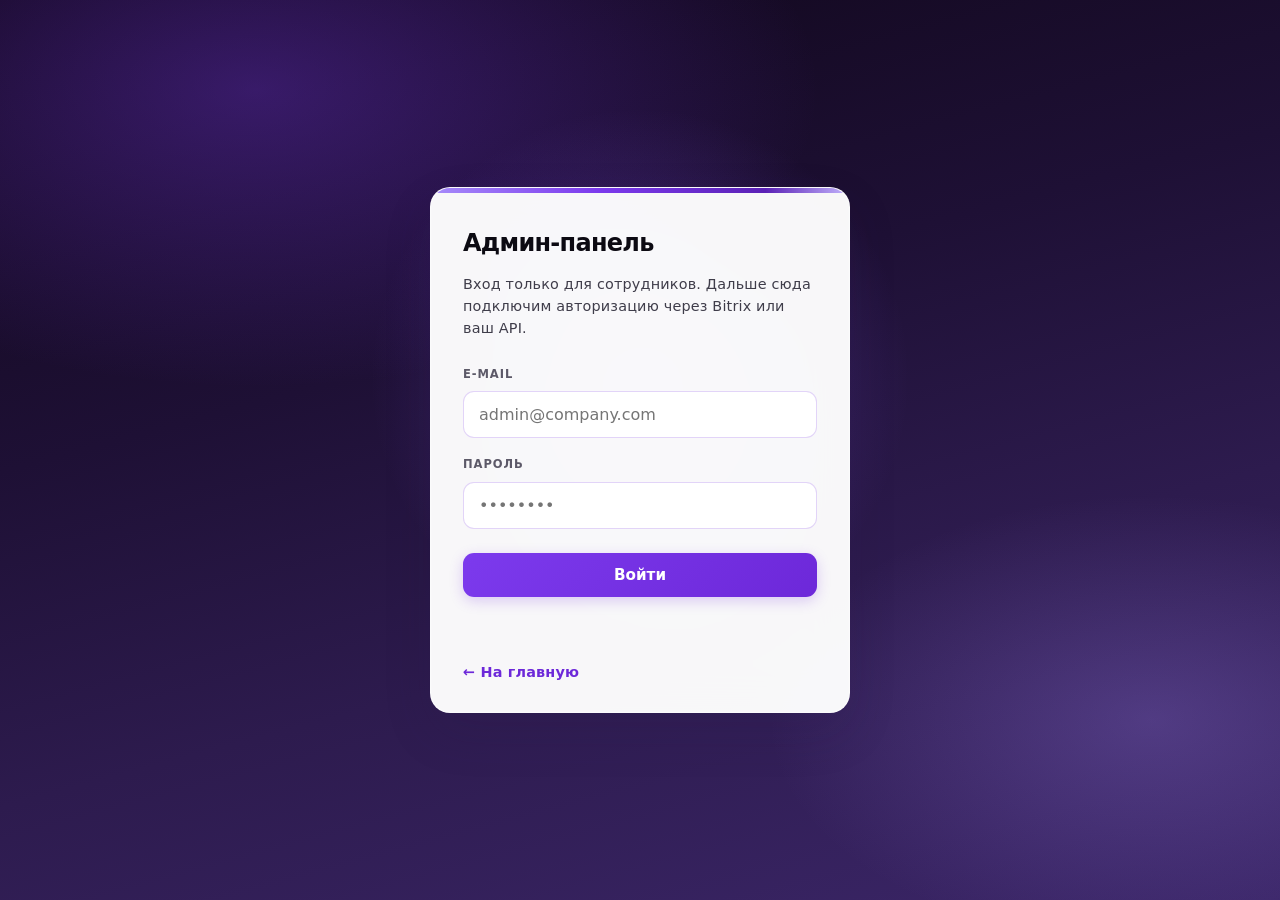
<file: admin/index.html>
<!DOCTYPE html>
<html lang="ru">
<head>
  <meta charset="UTF-8">
  <meta name="viewport" content="width=device-width, initial-scale=1, viewport-fit=cover">
  <!-- DEPLOY_REV подставляется deploy.sh из git rev-parse --short (проверка что выложилась свежая копия) -->
  <meta name="fnr-deploy-rev" content="DEPLOY_REV">
  <title>Кабинет | Flex&Roll PRO</title>
  <link rel="preconnect" href="https://fonts.googleapis.com">
  <link rel="preconnect" href="https://fonts.gstatic.com" crossorigin>
  <link href="https://fonts.googleapis.com/css2?family=Inter:ital,opsz,wght@0,14..32,400;0,14..32,500;0,14..32,600;0,14..32,700;1,14..32,400&display=swap" rel="stylesheet">
  <script>
    (function () {
      var p = window.location.pathname;
      var m = p.match(/^(.*\/admin)(?:\/[^/]+\.html)?\/?$/);
      if (m) {
        document.write('<base href="' + m[1] + '/">');
      }
    })();
  </script>
  <link rel="stylesheet" href="../assets/css/admin.css?v=20">
</head>
<body class="admin-body">
  <div class="admin-shell">
    <button type="button" class="admin-sidebar-backdrop" id="adminSidebarBackdrop" hidden aria-label="Закрыть меню"></button>
    <aside class="admin-sidebar" id="adminSidebar">
      <div class="admin-sidebar__brand">
        <div class="admin-sidebar__mark" aria-hidden="true">FnR</div>
        <div class="admin-sidebar__titles">
          <h1>Flex&amp;Roll</h1>
          <div class="sub">Панель управления</div>
        </div>
      </div>
      <p class="admin-sidebar__label">Разделы</p>
      <div class="admin-sidebar__nav-wrap">
      <ul class="admin-nav">
        <li><a href="#people" class="active" data-section="people"><span class="admin-nav__dot" aria-hidden="true"></span><span class="admin-nav__text">Команда</span></a></li>
        <li><a href="#analytics" data-section="analytics"><span class="admin-nav__dot" aria-hidden="true"></span><span class="admin-nav__text">Аналитика</span></a></li>
        <li><a href="#chats" data-section="chats"><span class="admin-nav__dot" aria-hidden="true"></span><span class="admin-nav__text">Чаты</span></a></li>
        <li><a href="#voice-calls" data-section="voice-calls"><span class="admin-nav__dot" aria-hidden="true"></span><span class="admin-nav__text">Звонки</span></a></li>
        <li><a href="#reports" data-section="reports"><span class="admin-nav__dot" aria-hidden="true"></span><span class="admin-nav__text">Отчёты</span></a></li>
        <li><a href="#agent-script" data-section="agent-script"><span class="admin-nav__dot" aria-hidden="true"></span><span class="admin-nav__text">AI-агент</span></a></li>
        <li><a href="#vip-clients" data-section="vip-clients"><span class="admin-nav__dot" aria-hidden="true"></span><span class="admin-nav__text">VIP-клиенты</span></a></li>
        <li><a href="#alerts" data-section="alerts"><span class="admin-nav__dot" aria-hidden="true"></span><span class="admin-nav__text">Уведомления</span></a></li>
      </ul>
      </div>
    </aside>

    <main class="admin-main">
      <header class="admin-app-header" role="banner">
        <div class="admin-app-header__row">
          <button
            type="button"
            class="admin-nav-toggle"
            id="adminNavToggle"
            aria-label="Открыть меню разделов"
            aria-controls="adminSidebar"
            aria-expanded="false"
          >
            <span class="admin-nav-toggle__bar" aria-hidden="true"></span>
            <span class="admin-nav-toggle__bar" aria-hidden="true"></span>
            <span class="admin-nav-toggle__bar" aria-hidden="true"></span>
          </button>
          <span class="admin-app-header__brand">Flex&amp;Roll</span>
          <div class="admin-app-header__user">
            <span id="userLabel" class="admin-user-chip"></span>
            <button type="button" class="btn btn-ghost btn-logout" id="logoutBtn">Выйти</button>
          </div>
        </div>
      </header>
      <div class="admin-main__inner">
      <div class="admin-page-intro" id="overview">
        <p class="admin-topbar__eyebrow">Рабочий стол</p>
        <h2 class="admin-topbar__title">Обзор</h2>
        <p class="admin-topbar__desc">Команда, аналитика (демо), чаты, звонки и настройки агента. Разделы — только в меню слева.</p>
      </div>

      <section class="admin-card admin-card-section module-section" id="people">
        <h3>Команда и роли</h3>
        <p class="admin-placeholder">Сотрудники: добавление, правка, удаление.</p>

        <form id="peopleForm" class="module-form" novalidate>
          <input type="hidden" id="personId" value="">
          <div class="module-grid module-grid-4">
            <label class="field">
              <span>ФИО</span>
              <input type="text" id="personName" placeholder="Иванов Иван" required>
            </label>
            <label class="field">
              <span>Роль</span>
              <select id="personRole" required>
                <option value="Активный продавец">Активный продавец</option>
                <option value="Руководитель">Руководитель</option>
                <option value="Технолог">Технолог</option>
                <option value="Экономист">Экономист</option>
                <option value="Диспетчер">Диспетчер</option>
              </select>
            </label>
            <label class="field">
              <span>Статус</span>
              <select id="personStatus" required>
                <option value="Активен">Активен</option>
                <option value="Тестовый период">Тестовый период</option>
                <option value="На больничном">На больничном</option>
                <option value="В отпуске">В отпуске</option>
              </select>
            </label>
            <label class="field">
              <span>Контакт</span>
              <input type="text" id="personContact" placeholder="+375..., @telegram, email">
            </label>
            <label class="field">
              <span>Bitrix user id</span>
              <input type="number" id="personBitrixUserId" placeholder="ID в Bitrix24 — для CRM при передаче" min="1" step="1" title="Профиль сотрудника в Bitrix → число в URL или из списка пользователей">
            </label>
          </div>
          <label class="field" style="margin-top:10px;">
            <span>Зона / примечание</span>
            <textarea id="personScope" rows="2" placeholder="По роли подставляется шаблон — можно править."></textarea>
          </label>
          <div class="module-actions">
            <button type="submit" class="btn btn-primary" id="personSubmitBtn">Добавить</button>
            <button type="button" class="btn btn-ghost" id="personCancelBtn">Сброс</button>
          </div>
          <p id="peopleFormMsg" class="admin-form-msg"></p>
        </form>

        <div class="module-list-wrap">
          <div class="module-list-head">
            <h4>Сотрудники</h4>
            <span id="peopleCount" class="module-badge">0</span>
          </div>
          <div id="peopleList" class="module-list"></div>
        </div>
      </section>

      <section class="admin-card admin-card-section module-section admin-chat-module" id="chats">
        <h3>Чаты</h3>
        <p class="admin-placeholder chat-module-hint">Сверху — аккаунт, слева — лиды, справа — диалог. Файлы с сервера пока в работе.</p>
        <div class="chat-module">
          <div class="chat-accounts-rail-outer">
            <span class="chat-accounts-rail-outer__label">Аккаунты</span>
            <div class="chat-accounts-rail" role="tablist" aria-label="Аккаунты менеджеров">
              <div id="chatEmployeeBody" class="chat-accounts-rail__inner"></div>
            </div>
          </div>
          <div class="chat-shell chat-shell--split">
          <aside class="chat-col chat-col--leads" aria-label="Контакты">
            <div class="chat-col__head">Лиды <span class="chat-col__head-hint">· выбранный аккаунт</span></div>
            <div class="chat-list-toolbar">
              <input type="search" class="chat-list-search" id="chatListSearch" placeholder="Поиск…" autocomplete="off">
              <button type="button" class="btn btn-ghost btn-sm" id="chatListRefresh" title="Обновить">↻</button>
            </div>
            <div id="chatListBody" class="chat-list-body"></div>
            <p id="chatListStatus" class="chat-list-status"></p>
          </aside>
          <div class="chat-thread-panel">
            <header class="chat-thread-header">
              <div class="chat-thread-header__text">
                <h4 id="chatThreadTitle">Аккаунт и контакт</h4>
                <p id="chatThreadSubtitle" class="chat-thread-subtitle"></p>
                <p id="chatLeadStatus" class="chat-lead-status" hidden></p>
              </div>
              <div class="chat-thread-header__actions">
                <label class="chat-ai-toggle">
                  <input type="checkbox" id="chatAiDisabled" disabled>
                  <span>Без ИИ для лида</span>
                </label>
              </div>
            </header>
            <div id="chatMessages" class="chat-messages" role="log" aria-live="polite"></div>
            <div class="chat-composer">
              <label class="chat-composer__label" for="chatInput" id="chatComposerLabel">Ответ</label>
              <input type="file" id="chatFileInput" class="chat-file-input" disabled multiple accept="image/*,.pdf,.doc,.docx,application/pdf,application/msword,application/vnd.openxmlformats-officedocument.wordprocessingml.document">
              <div class="chat-composer__row">
                <button type="button" class="chat-composer__attach" id="chatAttachBtn" disabled title="Файл или фото" aria-label="Прикрепить файл или фото">
                  <svg class="chat-composer__attach-icon" viewBox="0 0 24 24" fill="none" xmlns="http://www.w3.org/2000/svg" aria-hidden="true">
                    <path d="M21.44 11.05l-9.19 9.19a6 6 0 1 1-8.49-8.49l9.19-9.19a4 4 0 1 1 5.66 5.66l-9.2 9.19a2 2 0 1 1-2.83-2.83l8.49-8.48" stroke="currentColor" stroke-width="1.75" stroke-linecap="round" stroke-linejoin="round"/>
                  </svg>
                </button>
                <textarea id="chatInput" class="chat-input" rows="2" placeholder="Текст…" disabled></textarea>
                <button type="button" class="btn btn-primary" id="chatSendBtn" disabled>Отправить</button>
              </div>
              <p id="chatComposerHint" class="chat-composer-hint" hidden></p>
            </div>
          </div>
          </div>
        </div>
      </section>

      <section class="admin-card admin-card-section module-section admin-analytics-section" id="analytics" aria-label="Аналитика, демонстрационные данные">
        <div class="admin-analytics-head">
          <h3>Аналитика</h3>
          <span class="admin-analytics-demo-pill">Демо</span>
        </div>
        <p class="admin-analytics-sub">
          Здесь — <strong>метрики и аналитика сотрудников</strong> (нагрузка, SLA, ответы): сейчас это <strong>демо-данные</strong> для согласования интерфейса.
          Реальная агрегация из Telegram и Bitrix подключится позже. Журнал голосовых звонков (реальные POST с Voximplant) — во вкладке «Звонки».
        </p>

        <div class="admin-analytics-kpis" role="list">
          <article class="admin-analytics-kpi" role="listitem">
            <span class="admin-analytics-kpi__label">Ответов за 7 дней</span>
            <strong class="admin-analytics-kpi__value">102</strong>
            <span class="admin-analytics-kpi__delta">за неделю</span>
          </article>
          <article class="admin-analytics-kpi" role="listitem">
            <span class="admin-analytics-kpi__label">Среднее время первого ответа</span>
            <strong class="admin-analytics-kpi__value">1.2&nbsp;мин</strong>
            <span class="admin-analytics-kpi__delta">чуть больше минуты</span>
          </article>
          <article class="admin-analytics-kpi" role="listitem">
            <span class="admin-analytics-kpi__label">Диалоги с ответом &lt; 5 мин</span>
            <strong class="admin-analytics-kpi__value">100%</strong>
            <span class="admin-analytics-kpi__delta admin-analytics-kpi__delta--up">SLA короткий</span>
          </article>
          <article class="admin-analytics-kpi" role="listitem">
            <span class="admin-analytics-kpi__label">Диалоги с ответом &lt; 15 мин</span>
            <strong class="admin-analytics-kpi__value">100%</strong>
            <span class="admin-analytics-kpi__delta admin-analytics-kpi__delta--up">полное покрытие</span>
          </article>
        </div>

        <div class="admin-analytics-donuts" aria-label="Кольцевые диаграммы, тестовые доли">
          <div class="admin-analytics-donut-card">
            <div class="admin-analytics-donut" style="--p:100" role="img" aria-label="100 процентов"></div>
            <span class="admin-analytics-donut-card__label">SLA &lt;15 мин</span>
            <span class="admin-analytics-donut-card__val">100%</span>
          </div>
          <div class="admin-analytics-donut-card">
            <div class="admin-analytics-donut admin-analytics-donut--teal" style="--p:100" role="img" aria-label="100 процентов"></div>
            <span class="admin-analytics-donut-card__label">Первый ответ &lt;5 мин</span>
            <span class="admin-analytics-donut-card__val">100%</span>
          </div>
          <div class="admin-analytics-donut-card">
            <div class="admin-analytics-donut admin-analytics-donut--amber" style="--p:100" role="img" aria-label="100 процентов"></div>
            <span class="admin-analytics-donut-card__label">Диалоги с ответом</span>
            <span class="admin-analytics-donut-card__val">100%</span>
          </div>
        </div>

        <div class="admin-analytics-grid2">
          <div class="admin-analytics-chart-card">
            <h4 class="admin-analytics-chart-card__title">Сообщения по дням (все аккаунты)</h4>
            <div class="admin-analytics-bars" role="img" aria-label="Столбчатая диаграмма, демо">
              <div class="admin-analytics-bar" style="--h:28%"><span>Пн</span></div>
              <div class="admin-analytics-bar" style="--h:42%"><span>Вт</span></div>
              <div class="admin-analytics-bar" style="--h:36%"><span>Ср</span></div>
              <div class="admin-analytics-bar" style="--h:48%"><span>Чт</span></div>
              <div class="admin-analytics-bar" style="--h:40%"><span>Пт</span></div>
              <div class="admin-analytics-bar" style="--h:30%"><span>Сб</span></div>
              <div class="admin-analytics-bar" style="--h:34%"><span>Вс</span></div>
            </div>
          </div>
          <div class="admin-analytics-chart-card">
            <h4 class="admin-analytics-chart-card__title">Динамика ответов</h4>
            <div class="admin-analytics-spark-wrap" role="img" aria-label="Линейный график, демо">
              <svg class="admin-analytics-spark" viewBox="0 0 320 120" preserveAspectRatio="none" aria-hidden="true">
                <defs>
                  <linearGradient id="fnrSparkFill" x1="0" y1="0" x2="0" y2="1">
                    <stop offset="0%" stop-color="rgba(167, 139, 250, 0.45)"/>
                    <stop offset="100%" stop-color="rgba(109, 40, 217, 0)"/>
                  </linearGradient>
                  <linearGradient id="fnrSparkLine" x1="0" y1="0" x2="1" y2="0">
                    <stop offset="0%" stop-color="#a78bfa"/>
                    <stop offset="100%" stop-color="#6d28d9"/>
                  </linearGradient>
                </defs>
                <path d="M0,90 L40,72 L80,88 L120,48 L160,62 L200,38 L240,55 L280,28 L320,40 L320,120 L0,120 Z" fill="url(#fnrSparkFill)"/>
                <path d="M0,90 L40,72 L80,88 L120,48 L160,62 L200,38 L240,55 L280,28 L320,40" fill="none" stroke="url(#fnrSparkLine)" stroke-width="2.5" stroke-linecap="round" stroke-linejoin="round"/>
              </svg>
              <div class="admin-analytics-spark-legend">
                <span class="admin-analytics-dot"></span> ответы менеджеров · демо
              </div>
            </div>
          </div>
        </div>

        <div class="admin-analytics-chart-card admin-analytics-chart-card--table">
          <h4 class="admin-analytics-chart-card__title">Менеджеры · нагрузка (демо)</h4>
          <div class="admin-table-wrap">
            <table class="admin-table">
              <thead>
                <tr>
                  <th>Менеджер</th>
                  <th>Диалоги</th>
                  <th>Исходящих</th>
                  <th>Ср. время ответа</th>
                  <th>SLA &lt;15 мин</th>
                </tr>
              </thead>
              <tbody>
                <tr><td>Алексей · продажи</td><td>28</td><td>26</td><td>1.1 мин</td><td><span class="admin-analytics-pill-ok">100%</span></td></tr>
                <tr><td>Марина · руководитель</td><td>22</td><td>20</td><td>1.3 мин</td><td><span class="admin-analytics-pill-ok">100%</span></td></tr>
                <tr><td>Дмитрий · технолог</td><td>18</td><td>17</td><td>1.2 мин</td><td><span class="admin-analytics-pill-ok">100%</span></td></tr>
                <tr><td>Екатерина · экономист</td><td>14</td><td>13</td><td>1.2 мин</td><td><span class="admin-analytics-pill-ok">100%</span></td></tr>
              </tbody>
            </table>
          </div>
        </div>
      </section>

      <section class="admin-card admin-card-section module-section" id="voice-calls">
        <h3>Звонки (голос)</h3>
        <p class="admin-voice-el11-lead">
          Ниже — <strong>демо-журнал звонков</strong> в стиле кабинета: список, плеер, обзор, транскрипт и карточка клиента.
          Логика ElevenLabs имитируется визуально; аудио — файлы из <code class="admin-code-inline">assets/audio/</code> (первые два имени — ваши conv_*; при желании замените на реальные записи).
        </p>

        <div class="admin-voice-el11" id="voiceEl11Root" aria-label="Демо голосовых звонков">
          <div class="admin-el11-head">
            <span class="admin-el11-head__badge">Демо</span>
            <span class="admin-el11-head__title">Голосовой агент · журнал</span>
            <a class="admin-el11-head__link" href="https://elevenlabs.io/app" target="_blank" rel="noopener noreferrer">ElevenLabs ↗</a>
          </div>

          <div class="admin-el11-layout">
            <div class="admin-el11-list-wrap">
              <table class="admin-el11-calls-table">
                <thead>
                  <tr>
                    <th>Дата и время</th>
                    <th>Тема</th>
                    <th>Агент</th>
                    <th class="admin-el11-num">Длит.</th>
                    <th class="admin-el11-status-col">Статус</th>
                  </tr>
                </thead>
                <tbody id="voiceEl11Tbody"></tbody>
              </table>
            </div>

            <div class="admin-el11-detail" id="voiceEl11Detail" hidden>
              <div class="admin-el11-detail-top">
                <div class="admin-el11-detail-main">
                  <div class="admin-el11-conv-title">
                    <h4 class="admin-el11-conv-h">Разговор с агентом</h4>
                    <code class="admin-el11-conv-id" id="voiceEl11ConvId"></code>
                    <span class="admin-el11-pager" id="voiceEl11Pager">1 / 2</span>
                  </div>

                  <div class="admin-el11-player">
                    <audio id="voiceEl11Audio" class="admin-el11-audio" controls preload="metadata"></audio>
                    <div class="admin-el11-wave" id="voiceEl11Wave" aria-hidden="true"></div>
                    <div class="admin-el11-player-meta">
                      <span class="admin-el11-time" id="voiceEl11TimeLabel">0:00 / 0:00</span>
                      <span class="admin-el11-chip">1.0×</span>
                    </div>
                  </div>

                  <div class="admin-el11-tabs" role="tablist">
                    <button type="button" class="admin-el11-tab is-active" data-el11-tab="overview" role="tab" aria-selected="true">Обзор</button>
                    <button type="button" class="admin-el11-tab" data-el11-tab="transcript" role="tab" aria-selected="false">Транскрипт</button>
                    <button type="button" class="admin-el11-tab" data-el11-tab="client" role="tab" aria-selected="false">Данные клиента</button>
                  </div>

                  <div class="admin-el11-panel" id="voiceEl11PanelOverview" data-el11-panel="overview">
                    <div class="admin-el11-summary">
                      <h5 class="admin-el11-h5">Краткое содержание</h5>
                      <p class="admin-el11-summary-text" id="voiceEl11Summary"></p>
                    </div>
                    <dl class="admin-el11-dl">
                      <div><dt>Статус звонка</dt><dd><span class="admin-el11-pill-ok" id="voiceEl11StatusBadge">Успешно</span></dd></div>
                      <div><dt>Завершение</dt><dd id="voiceEl11EndReason">Агент завершил</dd></div>
                      <div><dt>User ID</dt><dd id="voiceEl11UserId">Нет user ID</dd></div>
                    </dl>
                  </div>

                  <div class="admin-el11-panel" id="voiceEl11PanelTranscript" data-el11-panel="transcript" hidden>
                    <div class="admin-el11-thread" id="voiceEl11Thread"></div>
                  </div>

                  <div class="admin-el11-panel" id="voiceEl11PanelClient" data-el11-panel="client" hidden>
                    <h5 class="admin-el11-h5">Из разговора</h5>
                    <div class="admin-el11-client-grid" id="voiceEl11ClientBody"></div>
                  </div>
                </div>

                <aside class="admin-el11-sidebar" aria-label="Метаданные сессии">
                  <div class="admin-el11-side-row"><span>Дата</span><strong id="voiceEl11SideDate">—</strong></div>
                  <div class="admin-el11-side-row"><span>Окружение</span><span class="admin-el11-env">production</span></div>
                  <div class="admin-el11-side-row"><span>Длительность</span><strong id="voiceEl11SideDur">—</strong></div>
                  <div class="admin-el11-side-row"><span>Стоимость (кред.)</span><strong id="voiceEl11Credits">—</strong></div>
                  <div class="admin-el11-side-row"><span>LLM (кред.)</span><strong id="voiceEl11Llm">—</strong></div>
                  <div class="admin-el11-side-row"><span>Текстовый режим</span><span>Нет</span></div>
                  <div class="admin-el11-side-row"><span>Тема</span><strong id="voiceEl11SideTopic" class="admin-el11-side-topic">—</strong></div>
                </aside>
              </div>
            </div>
          </div>
          <p class="admin-el11-footnote" id="voiceEl11Hint">Выберите строку в таблице, чтобы открыть плеер и транскрипт (заглушка).</p>
        </div>

        <div class="module-actions" style="margin-bottom:12px;">
          <button type="button" class="btn btn-ghost" id="voiceCallsRefreshBtn">Обновить</button>
          <span id="voiceCallsStatus" class="admin-form-msg" style="display:inline;margin-left:8px;"></span>
        </div>
        <div class="admin-table-wrap">
          <table class="admin-table" aria-label="Журнал звонков">
            <thead>
              <tr>
                <th>Время (UTC)</th>
                <th>Абонент</th>
                <th>Сек</th>
                <th>Саммари</th>
              </tr>
            </thead>
            <tbody id="voiceCallsTbody">
              <tr><td colspan="4" class="cell-muted">Нет данных — придёт после первого POST на вебхук.</td></tr>
            </tbody>
          </table>
        </div>
        <details class="admin-details-voice admin-details-voice--meta" style="margin-top:12px;">
          <summary>Какие поля подтягиваются с вебхука</summary>
          <p class="admin-voice-meta-p">Таблица показывает кратко; <strong>вся строка</strong> (саммари, транскрипт, ссылки, event, ElevenLabs id и т.д.) — в блоке «Полная запись» после клика по строке. В POST можно передать и вложенный объект <code class="admin-code-inline">call: { … }</code> — поля подтянутся.</p>
          <ul class="admin-voice-fields-list">
            <li><code>caller_id</code> / <code>callerId</code> — номер или id абонента</li>
            <li><code>session_id</code> / <code>sessionId</code> — сессия Voximplant</li>
            <li><code>duration_sec</code> / <code>duration</code> — длительность</li>
            <li><code>summary</code> / <code>shortSummary</code> — краткое саммари</li>
            <li><code>transcript</code> — текст разговора (в таблице в превью попадает в колонку «Саммари», если саммари пустое)</li>
            <li><code>destination</code> — куда звонили</li>
            <li><code>recording_url</code> — ссылка на запись</li>
            <li><code>elevenlabs_conversation_id</code> — id разговора в ElevenLabs</li>
            <li><code>caller_name</code>, <code>hangup_reason</code>, <code>event</code>, <code>source</code>, <code>transferred_to_specialist</code> — по необходимости</li>
          </ul>
          <p class="cell-muted admin-voice-meta-foot">Расширить список полей на сервере можно в <code class="admin-code-inline">app/state_store.py</code> (<code class="admin-code-inline">_VOICE_CALL_KEYS</code>) и при необходимости в <code class="admin-code-inline">voximplant_webhook.py</code>.</p>
        </details>
        <details class="admin-details-voice" style="margin-top:12px;">
          <summary>Полная запись (JSON)</summary>
          <pre id="voiceCallsDetail" class="admin-voice-detail-pre">Выберите строку в таблице.</pre>
        </details>
      </section>

      <section class="admin-card admin-card-section module-section" id="reports">
        <div class="admin-reports-hero">
          <h3>Отчёты</h3>
          <span class="admin-reports-badge" title="Данные подключим позже">Скоро</span>
        </div>
        <p class="admin-placeholder admin-reports-lead">
          Здесь будет единая витрина цифр: без ручной выгрузки из CRM и таблиц — всё, что нужно руководителю и отделу продаж, в одном экране.
        </p>
        <div class="admin-reports-grid">
          <div class="admin-reports-tile">
            <h4 class="admin-reports-tile__title">Воронка и лиды</h4>
            <p class="admin-reports-tile__text">Конверсии по этапам, источники заявок, время ответа первой линии. Срезы по периодам и менеджерам.</p>
          </div>
          <div class="admin-reports-tile">
            <h4 class="admin-reports-tile__title">Голос и каналы</h4>
            <p class="admin-reports-tile__text">Сводка по звонкам и голосовому боту: длительность, темы из саммари, передачи на специалиста.</p>
          </div>
          <div class="admin-reports-tile">
            <h4 class="admin-reports-tile__title">Команда</h4>
            <p class="admin-reports-tile__text">Нагрузка по ролям, SLA по перепискам, обратная связь по качеству ответов ИИ.</p>
          </div>
        </div>
        <p class="admin-reports-footnote cell-muted">
          Раздел пока без данных: логика и API не подключены — интерфейс заготовлен под будущую аналитику. Ничего не отправляется на сервер.
        </p>
      </section>

      <section class="admin-card admin-card-section module-section" id="agent-script">
        <h3>AI-агент</h3>
        <p class="admin-placeholder">Отметьте аккаунты — одна форма пишет настройки во все выбранные. Синхронизация с сервером автоматически и по кнопке. С сайта пишут только «Активен».</p>

        <form id="agentConfigForm" class="module-form agent-config-form" novalidate>
          <div class="agent-fieldset">
            <h4 class="agent-fieldset__title">Аккаунты</h4>
            <p class="agent-fieldset__hint agent-fieldset__hint--rail">Клик по аккаунту со статусом «Активен» — добавить или снять с зелёной группы массового сохранения (повторный клик снимает). Неактивные аккаунты не в группе — только индивидуальные настройки. Фиолетовое кольцо — чей профиль сейчас в форме.</p>
            <div class="chat-accounts-rail-outer agent-accounts-rail">
              <span class="chat-accounts-rail-outer__label">Аккаунты</span>
              <div class="chat-accounts-rail" role="group" aria-label="Аккаунты для ИИ-агента">
                <div id="agentPickList" class="chat-accounts-rail__inner"></div>
              </div>
            </div>
          </div>
          <label class="field">
            <span>Первое приветственное сообщение</span>
            <textarea id="agentGreeting1" rows="2" placeholder="Текст первого сообщения в чате"></textarea>
          </label>
          <label class="field">
            <span>Второе приветствие (опционально)</span>
            <textarea id="agentGreeting2" rows="2" placeholder="Уходит вторым отдельным сообщением в Telegram после синхронизации с сервером"></textarea>
          </label>
          <label class="field">
            <span>База знаний — что бот обязан знать</span>
            <textarea id="agentKnowledgeBlock" rows="5" placeholder="Факты о компании, продукты, ограничения…"></textarea>
          </label>
          <div class="agent-fieldset">
            <h4 class="agent-fieldset__title">Условия передачи клиента специалистам</h4>
            <p class="agent-fieldset__hint">Одно чёткое условие на русском на роль. ИИ смотрит весь диалог, решает по <strong>последнему сообщению клиента</strong>; при явном совпадении чат уходит на аккаунт этой роли, в CRM обновляется ответственный у <strong>лида и сделки</strong> (Bitrix user id из карточки сотрудника). При сомнениях — без передачи. Триггер — смысл реплик клиента (в т.ч. голос).</p>
            <label class="field">
              <span>→ Активный продавец (код SELLER)</span>
              <input type="text" id="handoffSeller" placeholder="Клиент просит продажи: оформить заказ, КП, цену за тираж, срок изготовления как у менеджера; вернуться к «продавцу» после тех. вопросов" title="Пример: вернуться к обсуждению заказа, объёма и условий поставки">
            </label>
            <label class="field">
              <span>→ Руководитель (код MANAGER)</span>
              <input type="text" id="handoffLead" placeholder="Клиент просит руководителя / директора / «повыше», жалоба, спор, нестандартный договор, партнёрство" title="Пример: эскалация, особые условия сотрудничества">
            </label>
            <label class="field">
              <span>→ Технолог (код TECH)</span>
              <input type="text" id="handoffTech" placeholder="Вопросы по макету, цвету, материалу этикетки, клею, ножу, вылетам, допускам печати, цветопробе, совместимости с оборудованием" title="Только то, что относится к производству/качеству печати">
            </label>
            <label class="field">
              <span>→ Экономист (код ECONOMIST)</span>
              <input type="text" id="handoffEco" placeholder="Детальный расчёт, смета по позициям, скидка от объёма, условия оплаты и отсрочки, разбивка стоимости" title="Финансы и калькуляция, не общая 'сколько стоит' без детализации">
            </label>
            <label class="field">
              <span>→ Диспетчер (код DISPATCHER)</span>
              <input type="text" id="handoffDisp" placeholder="Статус заказа, готовность, отгрузка, доставка, когда привезут/отдадут, документы к отгрузке" title="Логистика и статусы, не новый расчёт заказа">
            </label>
          </div>
          <label class="field">
            <span>Скрипт общения и тон</span>
            <textarea id="agentDialogScript" rows="5" placeholder="Как формулировать ответы, что не обещать, стиль Telegram…"></textarea>
          </label>
          <div class="module-actions">
            <button type="submit" class="btn btn-primary" id="agentConfigSaveBtn">Сохранить конфигурацию</button>
            <button type="button" class="btn btn-ghost" id="agentServerSyncBtn">Синхронизировать с сервером</button>
          </div>
          <p id="agentConfigMsg" class="admin-form-msg"></p>
          <p id="agentServerSyncMsg" class="admin-form-msg"></p>
        </form>
      </section>

      <section class="admin-card admin-card-section module-section" id="vip-clients">
        <h3>База VIP-клиентов</h3>
        <p class="admin-placeholder">Компании и контакты с особыми условиями.</p>

        <form id="vipForm" class="module-form" novalidate>
          <input type="hidden" id="vipId" value="">
          <div class="module-grid module-grid-2">
            <label class="field">
              <span>Компания / название</span>
              <input type="text" id="vipCompany" placeholder='ООО «Партнёр»' required>
            </label>
            <label class="field">
              <span>Ответственный</span>
              <select id="vipManager" required>
                <option value="">— выберите сотрудника —</option>
              </select>
            </label>
          </div>
          <label class="field" style="margin-top:10px;">
            <span>Контакт (телефон, email, Telegram)</span>
            <input type="text" id="vipContact" placeholder="+375..., name@firma.by, @telegram">
          </label>
          <label class="field" style="margin-top:10px;">
            <span>Примечания</span>
            <textarea id="vipNotes" rows="3" placeholder="Особые пожелания, история сотрудничества, ограничения по материалам..."></textarea>
          </label>
          <div class="module-actions">
            <button type="submit" class="btn btn-primary" id="vipSubmitBtn">Добавить клиента</button>
            <button type="button" class="btn btn-ghost" id="vipCancelBtn">Отменить редактирование</button>
          </div>
          <p id="vipFormMsg" class="admin-form-msg"></p>
        </form>

        <div class="module-list-wrap">
          <div class="module-list-head">
            <h4>VIP-клиенты</h4>
            <span id="vipCount" class="module-badge">0</span>
          </div>
          <div id="vipList" class="module-list"></div>
        </div>
      </section>

      <section class="admin-card admin-card-section module-section" id="alerts">
        <h3>Будилки (Telegram / звонок на номер)</h3>
        <p class="admin-placeholder">Канал уведомления, событие, получатель и расписание.</p>

        <form id="alertForm" class="module-form" novalidate>
          <input type="hidden" id="alertId" value="">
          <div class="module-grid module-grid-2">
            <label class="field">
              <span>Канал</span>
              <select id="alertChannel" required>
                <option value="Telegram">Telegram</option>
                <option value="Сообщение">Сообщение</option>
                <option value="Звонок">Звонок</option>
              </select>
            </label>
            <label class="field">
              <span>Событие</span>
              <select id="alertEvent" required>
                <option value="Новый лид">Новый лид</option>
                <option value="Просрочка SLA">Просрочка SLA</option>
                <option value="Эскалация">Эскалация</option>
              </select>
            </label>
          </div>
          <div class="module-grid module-grid-2" style="margin-top:10px;">
            <label class="field">
              <span>Получатель (чат / номер)</span>
              <input type="text" id="alertTarget" placeholder="@sales_chat или +375291234567" required>
            </label>
            <label class="field">
              <span>Расписание / окно</span>
              <input type="text" id="alertSchedule" placeholder="09:00-21:00, будни">
            </label>
          </div>
          <label class="field" style="margin-top:10px;">
            <span>Условие срабатывания</span>
            <input type="text" id="alertCondition" placeholder="Лид без ответа > 30 минут">
          </label>
          <div class="module-actions">
            <button type="submit" class="btn btn-primary" id="alertSubmitBtn">Добавить правило</button>
            <button type="button" class="btn btn-ghost" id="alertCancelBtn">Отменить редактирование</button>
          </div>
          <p id="alertFormMsg" class="admin-form-msg"></p>
        </form>

        <div class="module-list-wrap">
          <div class="module-list-head">
            <h4>Правила уведомлений</h4>
            <span id="alertCount" class="module-badge">0</span>
          </div>
          <div id="alertList" class="module-list"></div>
        </div>
      </section>

      </div>
    </main>
  </div>

  <script src="../assets/js/auth-session.js"></script>
  <script src="../assets/js/voice-demos.js?v=1"></script>
  <script>
    // Защита страницы: без сессии — только на login
    FnrAuth.requireAdminPage();

    const s = FnrAuth.getSession();
    const label = document.getElementById('userLabel');
    if (s && s.user) {
      label.textContent = s.user;
      label.title = s.user;
    }

    document.getElementById('logoutBtn').addEventListener('click', function () {
      FnrAuth.logout();
      window.location.href = 'login.html';
    });

    // --- Навигация: показываем только один блок секции ---
    const navLinks = Array.from(document.querySelectorAll('.admin-nav a[data-section]'));
    const moduleSections = Array.from(document.querySelectorAll('.module-section'));

    function showSection(sectionId) {
      var id = sectionId || 'people';
      if (!moduleSections.some(function (s) { return s.id === id; })) {
        id = 'people';
      }
      moduleSections.forEach(function (section) {
        section.hidden = section.id !== id;
      });

      navLinks.forEach(function (link) {
        link.classList.toggle('active', link.dataset.section === id);
      });

      if (id === 'chats' && typeof window.__fnrLoadChats === 'function') {
        window.__fnrLoadChats();
      } else if (typeof window.__fnrStopChatPoll === 'function') {
        window.__fnrStopChatPoll();
      }
      if (id === 'voice-calls' && typeof window.__fnrLoadVoiceCalls === 'function') {
        window.__fnrLoadVoiceCalls();
      }
      if (id === 'agent-script' && typeof window.__fnrRefreshAgentPick === 'function') {
        window.__fnrRefreshAgentPick();
      }
      if (id === 'vip-clients' && typeof window.__fnrPopulateVipManagers === 'function') {
        window.__fnrPopulateVipManagers();
      }
    }

    navLinks.forEach(function (link) {
      link.addEventListener('click', function (e) {
        e.preventDefault();
        var sectionId = link.dataset.section;
        if (!sectionId) return;
        try {
          if (window.history && window.history.replaceState) {
            window.history.replaceState(null, '', '#' + sectionId);
          } else {
            window.location.hash = sectionId;
          }
        } catch (err) {
          window.location.hash = sectionId;
        }
        showSection(sectionId);
      });
    });

    (function () {
      function fnrApiBase() {
        try {
          return new URL('/fnr-api/lead', window.location.href).href.replace(/\/lead\/?$/, '');
        } catch (e) {
          return '/fnr-api';
        }
      }

      /** GET JSON: не падает на r.json(), если пришла HTML-ошибка nginx. */
      function fnrFetchJson(url) {
        return fetch(url, {
          credentials: 'same-origin',
          headers: { Accept: 'application/json' },
        }).then(function (r) {
          return r.text().then(function (text) {
            if (!r.ok) {
              var hint = text.replace(/\s+/g, ' ').slice(0, 200);
              if (hint.indexOf('<') >= 0) {
                hint = 'страница HTML (часто 404/502 или нет прокси на fnr-api)';
              }
              throw new Error('HTTP ' + r.status + ': ' + hint);
            }
            var t = text.trim();
            if (t.length && t.charAt(0) === '<') {
              throw new Error(
                'Вместо JSON пришла HTML. Проверьте nginx: location /fnr-api/ → 127.0.0.1:8765 и перезапуск fnr-api после обновления.'
              );
            }
            try {
              return JSON.parse(text);
            } catch (e2) {
              throw new Error('Не JSON: ' + text.slice(0, 120));
            }
          });
        });
      }

      /** Абсолютный URL к API от корня сайта (игнорирует &lt;base href&gt; у админки). */
      function fnrApiAbsolute(pathFromRoot) {
        try {
          return new URL(pathFromRoot, window.location.origin).href;
        } catch (e) {
          return pathFromRoot;
        }
      }

      function escHtml(value) {
        return String(value || '')
          .replaceAll('&', '&amp;')
          .replaceAll('<', '&lt;')
          .replaceAll('>', '&gt;')
          .replaceAll('"', '&quot;')
          .replaceAll("'", '&#39;');
      }

      var chatSelectedUid = null;
      var chatSelectedFailedId = null;
      var chatSelectedEmployeeId = null;
      var chatListData = [];
      var chatFailedData = [];
      var chatPollTimer = null;

      function chatEl(id) {
        return document.getElementById(id);
      }

      function setChatStatus(msg) {
        var el = chatEl('chatListStatus');
        if (el) el.textContent = msg || '';
      }

      function selectedEmployee() {
        var people = typeof window.__fnrGetPeople === 'function' ? window.__fnrGetPeople() : [];
        return people.find(function (p) {
          return p && p.id === chatSelectedEmployeeId;
        });
      }

      function updateComposerLabel() {
        var label = chatEl('chatComposerLabel');
        if (!label) return;
        var p = selectedEmployee();
        if (!p) {
          label.textContent = 'Сообщение';
          return;
        }
        var who = (p.name || 'сотрудника').trim();
        label.textContent = 'Сообщение от имени ' + who;
      }

      function updateComposerHint(aiOff) {
        var hint = chatEl('chatComposerHint');
        if (!hint) return;
        if (aiOff) {
          hint.hidden = false;
          hint.textContent = 'ИИ отключён — ответы пишете вы.';
        } else {
          hint.textContent = '';
          hint.hidden = true;
        }
      }

      function renderChatEmployees() {
        var body = chatEl('chatEmployeeBody');
        if (!body) return;
        var people = typeof window.__fnrGetPeople === 'function' ? window.__fnrGetPeople() : [];
        if (!people.length) {
          body.innerHTML = '<p class="chat-list-empty">Добавьте сотрудников в разделе «Команда».</p>';
          return;
        }
        var accFirst = people.find(function (p) {
          return p && p.id && /^fnr-acc-\d+$/.test(p.id);
        });
        var inList = people.some(function (p) {
          return p && p.id === chatSelectedEmployeeId;
        });
        if (!chatSelectedEmployeeId || !inList) {
          chatSelectedEmployeeId = accFirst ? accFirst.id : people[0].id;
        }
        body.innerHTML = people
          .map(function (p) {
            var active = p.id === chatSelectedEmployeeId ? ' is-active' : '';
            var stOk = (p.status || 'Активен') === 'Активен';
            var stClass = stOk ? ' chat-status--on' : ' chat-status--off';
            return (
              '<button type="button" role="tab" class="chat-employee-item chat-account-chip' +
              stClass +
              active +
              '" data-employee-id="' +
              escHtml(p.id) +
              '"><span class="chat-employee-item__name">' +
              escHtml(p.name || p.id) +
              '</span><span class="chat-employee-item__role">' +
              escHtml(p.role || '') +
              '</span><span class="chat-employee-item__status">' +
              escHtml(p.status || 'Активен') +
              '</span></button>'
            );
          })
          .join('');
        body.querySelectorAll('.chat-employee-item').forEach(function (btn) {
          btn.addEventListener('click', function () {
            var eid = btn.getAttribute('data-employee-id');
            if (!eid) return;
            chatSelectedEmployeeId = eid;
            chatSelectedUid = null;
            chatSelectedFailedId = null;
            renderChatEmployees();
            updateComposerLabel();
            renderChatList();
            clearThreadPanel();
          });
        });
        var activeChip = body.querySelector('.chat-account-chip.is-active');
        if (activeChip && activeChip.scrollIntoView) {
          activeChip.scrollIntoView({ behavior: 'smooth', block: 'nearest', inline: 'center' });
        }
        updateComposerLabel();
      }

      function clearThreadPanel() {
        chatEl('chatThreadTitle').textContent = 'Выберите лид слева';
        chatEl('chatThreadSubtitle').textContent = '';
        var ls = chatEl('chatLeadStatus');
        if (ls) {
          ls.hidden = true;
          ls.textContent = '';
        }
        chatEl('chatMessages').innerHTML = '';
        chatEl('chatInput').disabled = true;
        chatEl('chatSendBtn').disabled = true;
        var f = chatEl('chatFileInput');
        if (f) f.disabled = true;
        var att = chatEl('chatAttachBtn');
        if (att) att.disabled = true;
        var cb = chatEl('chatAiDisabled');
        if (cb) {
          cb.disabled = true;
          cb.checked = false;
        }
        var ch = chatEl('chatComposerHint');
        if (ch) {
          ch.textContent = '';
          ch.hidden = true;
        }
      }

      function employeeNameForAccountId(aid) {
        if (aid === undefined || aid === null) return '';
        var pid = 'fnr-acc-' + String(aid);
        var people = typeof window.__fnrGetPeople === 'function' ? window.__fnrGetPeople() : [];
        var p = people.find(function (x) {
          return x && x.id === pid;
        });
        return p && p.name ? p.name : 'аккаунт #' + aid;
      }

      /** Короткое имя для пузыря ассистента в переписке (по аккаунту диалога). */
      function assistantShortLabelForThread() {
        var aid = null;
        if (chatSelectedUid && chatListData && chatListData.length) {
          var item = chatListData.find(function (c) {
            return c && c.uid === chatSelectedUid;
          });
          if (item && item.account_id !== undefined && item.account_id !== null) {
            aid = item.account_id;
          }
        }
        if (aid === null) aid = selectedTelegramAccountId();
        if (aid === null || aid === undefined) return 'ИИ';
        var full = employeeNameForAccountId(aid);
        if (!full) return 'ИИ';
        var parts = String(full).trim().split(/\s+/);
        return parts[0] || full;
      }

      function isTelegramAccountEmployee() {
        return /^fnr-acc-\d+$/.test(chatSelectedEmployeeId || '');
      }

      function selectedTelegramAccountId() {
        var m = /^fnr-acc-(\d+)$/.exec(chatSelectedEmployeeId || '');
        return m ? parseInt(m[1], 10) : null;
      }

      function chatBelongsToSelectedAccount(c) {
        var sel = selectedTelegramAccountId();
        if (sel === null) return false;
        var aid = c.account_id;
        if (aid === undefined || aid === null) return false;
        return Number(aid) === sel;
      }

      function failedBelongsToSelectedAccount(f) {
        var sel = selectedTelegramAccountId();
        if (sel === null) return false;
        if (!f || (f.account_id === undefined || f.account_id === null)) return true;
        return Number(f.account_id) === sel;
      }

      /** Если с выбранным чипом нет ни одной строки, а с сервера пришли диалоги — переключаемся на аккаунт первого диалога (у коллег чип по умолчанию мог не совпадать с fnr-acc лидов). */
      function ensureChatChipForData() {
        var chats = chatListData || [];
        var failed = chatFailedData || [];
        function visibleCount() {
          var n = 0;
          chats.forEach(function (c) {
            if (chatBelongsToSelectedAccount(c)) n++;
          });
          failed.forEach(function (f) {
            if (failedBelongsToSelectedAccount(f)) n++;
          });
          return n;
        }
        if (!chats.length && !failed.length) return;
        if (visibleCount() > 0) return;
        var aid = null;
        if (chats.length) {
          var c0 = chats[0];
          if (c0 && c0.account_id !== undefined && c0.account_id !== null) aid = Number(c0.account_id);
        }
        if ((aid === null || isNaN(aid)) && failed.length) {
          var f0 = failed[0];
          if (f0 && f0.account_id !== undefined && f0.account_id !== null) aid = Number(f0.account_id);
        }
        if (aid === null || isNaN(aid)) return;
        var pid = 'fnr-acc-' + aid;
        var people = typeof window.__fnrGetPeople === 'function' ? window.__fnrGetPeople() : [];
        var hasChip = people.some(function (p) {
          return p && p.id === pid;
        });
        if (!hasChip) return;
        chatSelectedEmployeeId = pid;
        renderChatEmployees();
      }

      function renderChatList() {
        var body = chatEl('chatListBody');
        var q = (chatEl('chatListSearch') && chatEl('chatListSearch').value || '').trim().toLowerCase();
        if (!body) return;
        if (!chatSelectedEmployeeId) {
          body.innerHTML =
            '<p class="chat-list-empty">Сверху выберите аккаунт (<strong>fnr-acc-*</strong>) — список привязан к нему.</p>';
          return;
        }
        if (!isTelegramAccountEmployee()) {
          body.innerHTML =
            '<p class="chat-list-empty">Нужен чип Telegram-аккаунта, не карточка без fnr-acc.</p>';
          return;
        }
        var rows = [];
        chatListData.forEach(function (c) {
          if (!chatBelongsToSelectedAccount(c)) return;
          rows.push({ kind: 'uid', uid: c.uid, chat: c });
        });
        chatFailedData.forEach(function (f) {
          if (!failedBelongsToSelectedAccount(f)) return;
          rows.push({ kind: 'failed', failed: f });
        });
        rows = rows.filter(function (row) {
          if (!q) return true;
          if (row.kind === 'uid') {
            var c = row.chat;
            var t = (c.title + ' ' + (c.username || '') + ' ' + (c.preview || '')).toLowerCase();
            return t.indexOf(q) >= 0;
          }
          var f = row.failed;
          var tf =
            (f.telegram || '') +
            ' ' +
            (f.name || '') +
            ' ' +
            (f.phone || '') +
            ' ' +
            (f.company || '') +
            ' ' +
            (f.error || '');
          return tf.toLowerCase().indexOf(q) >= 0;
        });
        if (!rows.length) {
          body.innerHTML =
            '<p class="chat-list-empty">Нет диалогов для выбранного аккаунта. Если лид закреплён за другим fnr-acc — переключите чип. Новые лиды появятся после заявки с сайта.</p>';
          return;
        }
        body.innerHTML = rows
          .map(function (row) {
            if (row.kind === 'uid') {
              var c = row.chat;
              var active = chatSelectedUid === c.uid && !chatSelectedFailedId ? ' is-active' : '';
              var badge = c.ai_disabled ? '<span class="chat-list-item__badge">ИИ off</span>' : '';
              var accHint =
                c.account_id !== undefined && c.account_id !== null
                  ? '<span class="chat-list-item__account">#' + escHtml(String(c.account_id)) + '</span>'
                  : '';
              return (
                '<button type="button" class="chat-list-item' +
                active +
                '" data-kind="uid" data-uid="' +
                c.uid +
                '">' +
                '<span class="chat-list-item__title">' +
                escHtml(c.title) +
                '</span>' +
                accHint +
                badge +
                '<span class="chat-list-item__preview">' +
                escHtml((c.preview || '').slice(0, 72)) +
                '</span>' +
                '</button>'
              );
            }
            var f = row.failed;
            var st = f.status === 'not_found' ? 'не найден' : 'ошибка';
            var fid = f.id || f.telegram || String(f.ts || '');
            var active = chatSelectedFailedId === fid ? ' is-active' : '';
            return (
              '<button type="button" class="chat-list-item chat-list-item--failed' +
              active +
              '" data-kind="failed" data-fid="' +
              escHtml(fid) +
              '">' +
              '<span class="chat-list-item__title">' +
              escHtml(f.name || f.telegram || 'Лид') +
              '</span>' +
              '<span class="chat-list-item__badge chat-list-item__badge--bad">' +
              escHtml(st) +
              '</span>' +
              '<span class="chat-list-item__preview">' +
              escHtml((f.error || f.telegram || '').slice(0, 72)) +
              '</span>' +
              '</button>'
            );
          })
          .join('');
        body.querySelectorAll('.chat-list-item').forEach(function (btn) {
          btn.addEventListener('click', function () {
            var kind = btn.getAttribute('data-kind');
            if (kind === 'uid') {
              var uid = parseInt(btn.getAttribute('data-uid'), 10);
              if (!isNaN(uid)) selectChat(uid);
            } else if (kind === 'failed') {
              var fid = btn.getAttribute('data-fid');
              selectFailedById(fid);
            }
          });
        });
      }

      function renderChatMessages(messages) {
        var box = chatEl('chatMessages');
        if (!box) return;
        if (!messages || !messages.length) {
          box.innerHTML = '<p class="chat-messages-empty">Сообщений пока нет.</p>';
          return;
        }
        var assistantWho = assistantShortLabelForThread();
        box.innerHTML = messages
          .map(function (m) {
            var role = (m.role || '').toLowerCase();
            var isUser = role === 'user';
            var cls = isUser ? 'chat-bubble chat-bubble--user' : 'chat-bubble chat-bubble--boris';
            var who = isUser ? 'Лид' : escHtml(assistantWho);
            var content = escHtml(m.content || '');
            return '<div class="' + cls + '"><span class="chat-bubble__who">' + who + '</span><div class="chat-bubble__text">' + content.replace(/\n/g, '<br>') + '</div></div>';
          })
          .join('');
        box.scrollTop = box.scrollHeight;
      }

      function selectChat(uid) {
        chatSelectedFailedId = null;
        chatSelectedUid = uid;
        var ls = chatEl('chatLeadStatus');
        if (ls) {
          ls.hidden = true;
          ls.textContent = '';
        }
        renderChatList();
        loadChatThread(uid, false);
      }

      function findFailedById(fid) {
        for (var i = 0; i < chatFailedData.length; i++) {
          var f = chatFailedData[i];
          var id = f.id || f.telegram || String(f.ts || '');
          if (id === fid) return f;
        }
        return null;
      }

      function selectFailedById(fid) {
        var entry = findFailedById(fid);
        if (!entry) return;
        chatSelectedUid = null;
        chatSelectedFailedId = fid;
        renderChatList();
        chatEl('chatThreadTitle').textContent = entry.name || entry.telegram || 'Лид';
        chatEl('chatThreadSubtitle').textContent = entry.telegram ? 'Telegram: ' + entry.telegram : '';
        var st = entry.status === 'not_found' ? 'не найден' : 'ошибка доставки';
        var ls = chatEl('chatLeadStatus');
        if (ls) {
          ls.hidden = false;
          ls.textContent = 'Статус лида: ' + st;
          ls.className = 'chat-lead-status chat-lead-status--bad';
        }
        var lines = [];
        lines.push('<p><b>Не удалось написать в Telegram</b> ' + escHtml(entry.telegram || '') + '.</p>');
        lines.push('<p>' + escHtml(entry.error || 'Ошибка отправки.') + '</p>');
        var hint = [];
        if (entry.phone) hint.push('тел. ' + escHtml(entry.phone));
        if (entry.company) hint.push('компания: ' + escHtml(entry.company));
        if (entry.message) hint.push('текст заявки: ' + escHtml(entry.message));
        lines.push(
          '<p class="chat-failed-hint">Свяжитесь с лидом по данным из заявки' +
            (hint.length ? ': ' + hint.join('; ') + '.' : '.') +
            '</p>'
        );
        chatEl('chatMessages').innerHTML = '<div class="chat-failed-card">' + lines.join('') + '</div>';
        chatEl('chatInput').disabled = true;
        chatEl('chatSendBtn').disabled = true;
        var fIn = chatEl('chatFileInput');
        if (fIn) fIn.disabled = true;
        var att = chatEl('chatAttachBtn');
        if (att) att.disabled = true;
        var cb = chatEl('chatAiDisabled');
        if (cb) {
          cb.disabled = true;
          cb.checked = false;
        }
        var ch = chatEl('chatComposerHint');
        if (ch) {
          ch.hidden = false;
          ch.textContent = 'Переписки в Telegram нет — обратитесь к лиду по телефону или другим контактам из заявки.';
        }
        updateComposerLabel();
      }

      function loadChatList() {
        setChatStatus('Загрузка…');
        fetch(fnrApiBase() + '/admin/chats', { credentials: 'same-origin' })
          .then(function (r) {
            return r.json();
          })
          .then(function (data) {
            if (!data || !data.ok) throw new Error((data && data.error) || 'Ошибка');
            chatListData = data.chats || [];
            chatFailedData = data.failed_leads || [];
            ensureChatChipForData();
            setChatStatus('');
            if (chatSelectedUid) {
              var cur = chatListData.find(function (c) {
                return c.uid === chatSelectedUid;
              });
              if (!cur || !chatBelongsToSelectedAccount(cur)) {
                chatSelectedUid = null;
                clearThreadPanel();
              }
            }
            renderChatList();
            if (chatSelectedUid) {
              var still = chatListData.some(function (c) {
                return c.uid === chatSelectedUid && chatBelongsToSelectedAccount(c);
              });
              if (still) loadChatThread(chatSelectedUid, true);
              else {
                chatSelectedUid = null;
                clearThreadPanel();
              }
            } else if (chatSelectedFailedId) {
              var stillF = findFailedById(chatSelectedFailedId);
              if (stillF) selectFailedById(chatSelectedFailedId);
              else {
                chatSelectedFailedId = null;
                clearThreadPanel();
              }
            }
          })
          .catch(function (err) {
            setChatStatus('Не удалось загрузить: ' + (err && err.message ? err.message : 'сеть') + '. Проверьте, что сервис fnr-api запущен.');
            chatListData = [];
            chatFailedData = [];
            renderChatList();
          });
      }

      function loadChatThread(uid, silent) {
        if (!silent) setChatStatus('');
        fetch(fnrApiBase() + '/admin/chats/' + uid, { credentials: 'same-origin' })
          .then(function (r) {
            return r.json();
          })
          .then(function (data) {
            if (!data || !data.ok) throw new Error('Ошибка');
            var item = chatListData.find(function (c) {
              return c.uid === uid;
            });
            var ls0 = chatEl('chatLeadStatus');
            if (ls0) {
              ls0.hidden = true;
              ls0.textContent = '';
            }
            chatEl('chatThreadTitle').textContent = item ? item.title : 'Диалог ' + uid;
            var subParts = [];
            if (item && item.username) subParts.push(item.username);
            else subParts.push('Telegram id: ' + uid);
            if (item && item.account_id !== undefined && item.account_id !== null) {
              subParts.push('Ответственный аккаунт: ' + employeeNameForAccountId(item.account_id));
            }
            chatEl('chatThreadSubtitle').textContent = subParts.join(' · ');
            renderChatMessages(data.messages || []);
            var aiOff = !!data.ai_disabled;
            var cb = chatEl('chatAiDisabled');
            if (cb) {
              cb.disabled = false;
              cb.checked = aiOff;
            }
            chatEl('chatInput').disabled = false;
            chatEl('chatSendBtn').disabled = false;
            var fIn = chatEl('chatFileInput');
            if (fIn) fIn.disabled = false;
            var att = chatEl('chatAttachBtn');
            if (att) att.disabled = false;
            updateComposerHint(aiOff);
          })
          .catch(function () {
            if (!silent) setChatStatus('Не удалось загрузить переписку.');
          });
      }

      function sendChatMessage() {
        if (chatSelectedFailedId) return;
        var uid = chatSelectedUid;
        var input = chatEl('chatInput');
        if (!uid || !input) return;
        var text = (input.value || '').trim();
        if (!text) return;
        chatEl('chatSendBtn').disabled = true;
        fetch(fnrApiBase() + '/admin/chats/' + uid + '/send', {
          method: 'POST',
          headers: { 'Content-Type': 'application/json' },
          credentials: 'same-origin',
          body: JSON.stringify({ text: text }),
        })
          .then(function (r) {
            return r.json();
          })
          .then(function (data) {
            if (!data || !data.ok) throw new Error((data && data.error) || 'send');
            input.value = '';
            loadChatThread(uid, true);
            loadChatList();
          })
          .catch(function (e) {
            alert('Не отправилось: ' + (e && e.message ? e.message : ''));
          })
          .finally(function () {
            chatEl('chatSendBtn').disabled = false;
          });
      }

      function onAiToggle() {
        if (chatSelectedFailedId) return;
        var uid = chatSelectedUid;
        var cb = chatEl('chatAiDisabled');
        if (!uid || !cb) return;
        fetch(fnrApiBase() + '/admin/chats/' + uid + '/ai', {
          method: 'POST',
          headers: { 'Content-Type': 'application/json' },
          credentials: 'same-origin',
          body: JSON.stringify({ ai_disabled: cb.checked }),
        })
          .then(function (r) {
            return r.json();
          })
          .then(function (data) {
            if (!data || !data.ok) throw new Error('ai');
            loadChatList();
            updateComposerHint(data.ai_disabled);
          })
          .catch(function () {
            alert('Не удалось сохранить настройку ИИ.');
            loadChatThread(uid, true);
          });
      }

      window.__fnrStopChatPoll = function () {
        if (chatPollTimer) {
          clearInterval(chatPollTimer);
          chatPollTimer = null;
        }
      };

      window.__fnrLoadChats = function () {
        renderChatEmployees();
        loadChatList();
        window.__fnrStopChatPoll();
        chatPollTimer = setInterval(function () {
          var h = (window.location.hash || '').replace(/^#/, '');
          if (h !== 'chats') return;
          loadChatList();
        }, 10000);
      };

      window.__fnrRefreshChatsFromPeople = function () {
        renderChatEmployees();
        loadChatList();
      };

      var refreshBtn = chatEl('chatListRefresh');
      if (refreshBtn) refreshBtn.addEventListener('click', function () {
        renderChatEmployees();
        loadChatList();
        if (chatSelectedUid) loadChatThread(chatSelectedUid, true);
      });

      function stubAttachment(kind) {
        alert('Отправка ' + kind + ' из админки — в разработке. Пока можно писать текстом.');
      }
      var pickAttach = chatEl('chatAttachBtn');
      var fileIn = chatEl('chatFileInput');
      if (pickAttach && fileIn) {
        pickAttach.addEventListener('click', function () {
          if (!fileIn.disabled) {
            try {
              fileIn.setAttribute(
                'accept',
                'image/*,.pdf,.doc,.docx,application/pdf,application/msword,application/vnd.openxmlformats-officedocument.wordprocessingml.document'
              );
            } catch (e) {}
            fileIn.click();
          }
        });
      }
      if (fileIn) {
        fileIn.addEventListener('change', function () {
          if (fileIn.files && fileIn.files.length) stubAttachment('вложения');
          fileIn.value = '';
        });
      }
      var searchInp = chatEl('chatListSearch');
      if (searchInp) searchInp.addEventListener('input', renderChatList);
      var sendBtn = chatEl('chatSendBtn');
      if (sendBtn) sendBtn.addEventListener('click', sendChatMessage);
      var chatInput = chatEl('chatInput');
      if (chatInput) {
        chatInput.addEventListener('keydown', function (e) {
          if (e.key === 'Enter' && !e.shiftKey) {
            e.preventDefault();
            sendChatMessage();
          }
        });
      }
      var aiCb = chatEl('chatAiDisabled');
      if (aiCb) aiCb.addEventListener('change', onAiToggle);

      var voiceCallsLastRows = [];

      window.__fnrLoadVoiceCalls = function () {
        var statusEl = document.getElementById('voiceCallsStatus');
        var tbody = document.getElementById('voiceCallsTbody');
        var detail = document.getElementById('voiceCallsDetail');
        if (statusEl) {
          statusEl.textContent = 'Загрузка…';
          statusEl.className = 'admin-form-msg';
        }
        var voiceUrlPrimary = fnrApiAbsolute('/fnr-api/admin/voice-calls');
        var voiceUrlAlt = fnrApiBase() + '/admin/voice-calls';
        fnrFetchJson(voiceUrlPrimary)
          .catch(function (err) {
            if (voiceUrlAlt !== voiceUrlPrimary) {
              return fnrFetchJson(voiceUrlAlt);
            }
            throw err;
          })
          .then(function (data) {
            if (!data || !data.ok) throw new Error((data && data.error) || 'Ошибка');
            voiceCallsLastRows = data.calls || [];
            if (statusEl) statusEl.textContent = 'Записей: ' + voiceCallsLastRows.length;
            if (!tbody) return;
            if (!voiceCallsLastRows.length) {
              tbody.innerHTML =
                '<tr><td colspan="4" class="cell-muted">Пока нет записей. Настройте отправку JSON в вебхук после звонка.</td></tr>';
              if (detail) detail.textContent = 'Нет данных.';
              return;
            }
            tbody.innerHTML = voiceCallsLastRows
              .map(function (row, idx) {
                var t = row.received_at || '—';
                var caller = escHtml(row.caller_id || row.caller_name || '—');
                var dur =
                  row.duration_sec != null && row.duration_sec !== ''
                    ? String(row.duration_sec)
                    : '—';
                var sum = row.summary || row.transcript || '';
                if (sum.length > 120) sum = sum.slice(0, 117) + '…';
                sum = escHtml(sum || '—');
                return (
                  '<tr data-voice-idx="' +
                  idx +
                  '" class="voice-calls-row" style="cursor:pointer;">' +
                  '<td>' +
                  escHtml(t) +
                  '</td>' +
                  '<td>' +
                  caller +
                  '</td>' +
                  '<td>' +
                  escHtml(dur) +
                  '</td>' +
                  '<td>' +
                  sum +
                  '</td></tr>'
                );
              })
              .join('');
            tbody.querySelectorAll('tr[data-voice-idx]').forEach(function (tr) {
              tr.addEventListener('click', function () {
                var i = parseInt(tr.getAttribute('data-voice-idx'), 10);
                var row = voiceCallsLastRows[i];
                if (detail && row) {
                  try {
                    detail.textContent = JSON.stringify(row, null, 2);
                  } catch (e) {
                    detail.textContent = String(row);
                  }
                }
                tbody.querySelectorAll('tr').forEach(function (r) {
                  r.classList.remove('voice-calls-row--active');
                });
                tr.classList.add('voice-calls-row--active');
              });
            });
          })
          .catch(function (err) {
            if (statusEl) {
              statusEl.textContent =
                'Ошибка: ' + (err && err.message ? err.message : 'сеть');
              statusEl.className = 'admin-form-msg admin-form-msg--bad';
            }
          });
      };

      var vRefresh = document.getElementById('voiceCallsRefreshBtn');
      if (vRefresh) {
        vRefresh.addEventListener('click', function () {
          window.__fnrLoadVoiceCalls();
        });
      }

      (function initVoiceEl11Demo() {
        var demos = window.FNR_VOICE_DEMOS || [];
        if (!demos.length) return;

        function padTime(s) {
          var m = Math.floor(s / 60);
          var sec = Math.floor(s % 60);
          return m + ':' + (sec < 10 ? '0' : '') + sec;
        }

        function renderWave(el, seed) {
          if (!el) return;
          el.innerHTML = '';
          var n = 56;
          for (var i = 0; i < n; i++) {
            var h = 18 + ((seed * (i + 3)) % 74);
            var span = document.createElement('span');
            span.className = 'admin-el11-wave__bar';
            span.style.height = h + '%';
            el.appendChild(span);
          }
        }

        function renderThread(container, turns) {
          if (!container) return;
          container.innerHTML = (turns || [])
            .map(function (turn) {
              var lat = (turn.lat || [])
                .map(function (x) {
                  return '<span class="admin-el11-lat-pill">' + escHtml(x.k + ' ' + x.v) + '</span>';
                })
                .join('');
              var head =
                turn.role === 'agent'
                  ? '<div class="admin-el11-msg-head admin-el11-msg-head--agent"><span class="admin-el11-avatar" aria-hidden="true"></span><span class="admin-el11-agent-name">My Agent</span><span class="admin-el11-branch">Main</span><span class="admin-el11-ts">' +
                    escHtml(turn.ts) +
                    '</span></div>'
                  : '<div class="admin-el11-msg-head admin-el11-msg-head--user"><span class="admin-el11-ts">' +
                    escHtml(turn.ts) +
                    '</span><span class="admin-el11-user-label">Гость</span></div>';
              return (
                '<div class="admin-el11-msg admin-el11-msg--' +
                (turn.role === 'agent' ? 'agent' : 'user') +
                '">' +
                head +
                '<div class="admin-el11-bubble admin-el11-bubble--' +
                (turn.role === 'agent' ? 'agent' : 'user') +
                '">' +
                escHtml(turn.text) +
                '</div><div class="admin-el11-lat-row">' +
                lat +
                '</div></div>'
              );
            })
            .join('');
        }

        var tbody = document.getElementById('voiceEl11Tbody');
        var detail = document.getElementById('voiceEl11Detail');
        var hint = document.getElementById('voiceEl11Hint');
        var audioEl = document.getElementById('voiceEl11Audio');
        var waveEl = document.getElementById('voiceEl11Wave');
        var timeLabel = document.getElementById('voiceEl11TimeLabel');

        if (tbody) {
          tbody.innerHTML = demos
            .map(function (d, idx) {
              return (
                '<tr class="admin-el11-row" data-el11-idx="' +
                idx +
                '" tabindex="0" role="button">' +
                '<td>' +
                escHtml(d.dateLabel) +
                '</td>' +
                '<td><span class="admin-el11-topic">' +
                escHtml(d.topic || '—') +
                '</span></td>' +
                '<td><span class="admin-el11-agent-cell">My Agent</span> <span class="admin-el11-link-ico" aria-hidden="true">●</span> Main</td>' +
                '<td class="admin-el11-num">' +
                escHtml(d.durationLabel) +
                '</td>' +
                '<td class="admin-el11-status-col"><span class="admin-el11-status-pill">Успешно</span></td></tr>'
              );
            })
            .join('');
        }

        function fillDetail(d, idx, total) {
          var cid = document.getElementById('voiceEl11ConvId');
          var pager = document.getElementById('voiceEl11Pager');
          var sum = document.getElementById('voiceEl11Summary');
          var sideDate = document.getElementById('voiceEl11SideDate');
          var sideDur = document.getElementById('voiceEl11SideDur');
          var sideTopic = document.getElementById('voiceEl11SideTopic');
          var cred = document.getElementById('voiceEl11Credits');
          var llm = document.getElementById('voiceEl11Llm');
          var endR = document.getElementById('voiceEl11EndReason');
          var uid = document.getElementById('voiceEl11UserId');
          var clientBody = document.getElementById('voiceEl11ClientBody');
          if (cid) cid.textContent = d.id;
          if (pager) pager.textContent = idx + 1 + ' / ' + total;
          if (sum) sum.textContent = d.summary;
          if (sideDate) sideDate.textContent = d.dateLabel;
          if (sideDur) sideDur.textContent = d.durationLabel;
          if (sideTopic) sideTopic.textContent = d.topic || '—';
          if (cred) cred.textContent = d.credits;
          if (llm) llm.textContent = d.llm;
          if (endR) endR.textContent = d.endReason;
          if (uid) uid.textContent = d.userId != null ? d.userId : '—';
          if (clientBody) {
            var facts = d.clientFacts || [];
            clientBody.innerHTML = facts.length
              ? facts
                  .map(function (row) {
                    return (
                      '<div class="admin-el11-client-row"><span class="admin-el11-client-k">' +
                      escHtml(row.k) +
                      '</span><strong class="admin-el11-client-v">' +
                      escHtml(row.v) +
                      '</strong></div>'
                    );
                  })
                  .join('')
              : '<p class="admin-el11-muted">Нет извлечённых полей для этого демо.</p>';
          }
          renderThread(document.getElementById('voiceEl11Thread'), d.turns);
          renderWave(waveEl, d.id.split('').reduce(function (a, c) { return a + c.charCodeAt(0); }, 0));
          if (audioEl) {
            audioEl.src = d.audio;
            audioEl.load();
          }
          if (timeLabel && audioEl) {
            timeLabel.textContent = '0:00 / ' + d.durationLabel;
            var onMeta = function once() {
              if (timeLabel && audioEl.duration && !isNaN(audioEl.duration)) {
                timeLabel.textContent = '0:00 / ' + padTime(audioEl.duration);
              }
            };
            audioEl.addEventListener('loadedmetadata', onMeta, { once: true });
          }
        }

        if (audioEl && timeLabel) {
          audioEl.addEventListener('timeupdate', function () {
            if (!audioEl.duration || isNaN(audioEl.duration)) return;
            timeLabel.textContent = padTime(audioEl.currentTime) + ' / ' + padTime(audioEl.duration);
          });
        }

        document.querySelectorAll('.admin-el11-tab').forEach(function (btn) {
          btn.addEventListener('click', function () {
            var tab = btn.getAttribute('data-el11-tab');
            document.querySelectorAll('.admin-el11-tab').forEach(function (b) {
              b.classList.toggle('is-active', b === btn);
              b.setAttribute('aria-selected', b === btn ? 'true' : 'false');
            });
            document.querySelectorAll('[data-el11-panel]').forEach(function (p) {
              p.hidden = p.getAttribute('data-el11-panel') !== tab;
            });
          });
        });

        function selectIdx(i) {
          var d = demos[i];
          if (!d) return;
          if (detail) detail.hidden = false;
          if (hint) hint.hidden = true;
          fillDetail(d, i, demos.length);
          document.querySelectorAll('.admin-el11-row').forEach(function (tr) {
            tr.classList.toggle('is-active', parseInt(tr.getAttribute('data-el11-idx'), 10) === i);
          });
          document.querySelectorAll('.admin-el11-tab').forEach(function (b) {
            var on = b.getAttribute('data-el11-tab') === 'overview';
            b.classList.toggle('is-active', on);
            b.setAttribute('aria-selected', on ? 'true' : 'false');
          });
          document.querySelectorAll('[data-el11-panel]').forEach(function (p) {
            p.hidden = p.getAttribute('data-el11-panel') !== 'overview';
          });
        }

        if (tbody) {
          tbody.querySelectorAll('.admin-el11-row').forEach(function (tr) {
            tr.addEventListener('click', function () {
              selectIdx(parseInt(tr.getAttribute('data-el11-idx'), 10));
            });
            tr.addEventListener('keydown', function (e) {
              if (e.key === 'Enter' || e.key === ' ') {
                e.preventDefault();
                selectIdx(parseInt(tr.getAttribute('data-el11-idx'), 10));
              }
            });
          });
        }

        selectIdx(0);
      })();
    })();

    // --- Модуль "Команда и роли" (локальный CRUD) ---
    const FNR_ROLE_HINTS = {
      'Активный продавец':
        'Входящие и исходящие продажи; формирование базы лидов; маркетинговые исследования; холодные контакты; презентация продуктов; ведение переписки и звонков до передачи сделки. ИИ-ассистенты в этой роли общаются с клиентами в Telegram от имени компании.',
      Руководитель:
        'Стратегия отдела продаж, контроль KPI и воронки; координация команды; эскалации и спорные ситуации с клиентами; крупные условия сделок.',
      Технолог:
        'Проверка ТЗ и макетов этикеток; консультации по материалам и печати; согласование с производством и нормами.',
      Экономист:
        'Калькуляция себестоимости и КП; счета, договоры, коммерческие переговоры; дожим сделок; контроль оплат и дебиторки.',
      Диспетчер:
        'Сроки производства и отгрузок; статусы заказов; логистика; информирование клиента о готовности.',
    };

    function applyRoleToScope() {
      if (!personRoleInput || !personScopeInput) return;
      var h = FNR_ROLE_HINTS[personRoleInput.value];
      if (h) personScopeInput.value = h;
    }

    const PEOPLE_STORAGE_KEY = 'fnr_admin_people_v1';
    const peopleForm = document.getElementById('peopleForm');
    const personIdInput = document.getElementById('personId');
    const personNameInput = document.getElementById('personName');
    const personRoleInput = document.getElementById('personRole');
    const personContactInput = document.getElementById('personContact');
    const personBitrixUserIdInput = document.getElementById('personBitrixUserId');
    const personStatusInput = document.getElementById('personStatus');
    const personScopeInput = document.getElementById('personScope');
    const peopleFormMsg = document.getElementById('peopleFormMsg');
    const peopleList = document.getElementById('peopleList');
    const peopleCount = document.getElementById('peopleCount');
    const personSubmitBtn = document.getElementById('personSubmitBtn');
    const personCancelBtn = document.getElementById('personCancelBtn');

    if (personRoleInput) {
      personRoleInput.addEventListener('change', applyRoleToScope);
    }

    function getPeople() {
      try {
        const raw = localStorage.getItem(PEOPLE_STORAGE_KEY);
        const parsed = raw ? JSON.parse(raw) : [];
        const items = Array.isArray(parsed) ? parsed : [];
        const roleMap = { Менеджер: 'Руководитель', 'Менеджер отдела продаж': 'Активный продавец' };
        let migrated = false;
        items.forEach(function (p) {
          if (p && roleMap[p.role]) {
            p.role = roleMap[p.role];
            migrated = true;
          }
          if (p && p.status === undefined) {
            p.status = 'Активен';
            migrated = true;
          }
        });
        if (migrated) {
          localStorage.setItem(PEOPLE_STORAGE_KEY, JSON.stringify(items));
        }
        var next = items.filter(function (p) {
          return p && p.id !== 'fnr-seed-userbot' && p.id !== 'fnr-seed-boris';
        });
        if (next.length !== items.length) {
          localStorage.setItem(PEOPLE_STORAGE_KEY, JSON.stringify(next));
          return next;
        }
        return items;
      } catch (err) {
        return [];
      }
    }

    function savePeople(items) {
      localStorage.setItem(PEOPLE_STORAGE_KEY, JSON.stringify(items));
    }

    window.__fnrGetPeople = getPeople;

    function resetFormState() {
      personIdInput.value = '';
      peopleForm.reset();
      personRoleInput.value = 'Технолог';
      if (personBitrixUserIdInput) personBitrixUserIdInput.value = '';
      if (personStatusInput) personStatusInput.value = 'Активен';
      personSubmitBtn.textContent = 'Добавить';
      peopleFormMsg.textContent = '';
      applyRoleToScope();
      if (typeof window.fnrSyncAllCustomSelects === 'function') window.fnrSyncAllCustomSelects();
    }

    function fnrApiBaseUrl() {
      try {
        return new URL('/fnr-api/lead', window.location.href).href.replace(/\/lead\/?$/, '');
      } catch (e) {
        return '/fnr-api';
      }
    }

    function mergeTeamAccountsFromServer() {
      fetch(fnrApiBaseUrl() + '/team-accounts', { credentials: 'same-origin' })
        .then(function (r) {
          if (!r.ok) return Promise.reject(new Error('HTTP ' + r.status));
          return r.json();
        })
        .then(function (data) {
          if (!data || !data.ok || !data.accounts || !data.accounts.length) return;
          var items = getPeople().slice();
          var hint = FNR_ROLE_HINTS['Активный продавец'];
          var changed = false;
          data.accounts.forEach(function (a) {
            var pid = 'fnr-acc-' + a.id;
            var disp = (a.display_name || a.label || '').trim() || ('Аккаунт #' + a.id);
            var phone = (a.phone || '').trim();
            var idx = items.findIndex(function (p) {
              return p && p.id === pid;
            });
            if (idx >= 0) {
              if (items[idx].name !== disp) {
                items[idx].name = disp;
                changed = true;
              }
              if (phone && items[idx].contact !== phone) {
                items[idx].contact = phone;
                changed = true;
              }
              return;
            }
            items.push({
              id: pid,
              name: disp,
              role: 'Активный продавец',
              status: 'Активен',
              contact: phone,
              scope: hint,
              accountRegistryId: a.id,
            });
            changed = true;
          });
          if (changed) {
            savePeople(items);
            renderPeople();
          }
          if (typeof window.__fnrRefreshChatsFromPeople === 'function') {
            window.__fnrRefreshChatsFromPeople();
          }
          if (typeof window.__fnrRefreshAgentPick === 'function') {
            window.__fnrRefreshAgentPick();
          }
        })
        .catch(function () {});
    }

    function escapeHtml(value) {
      return String(value || '')
        .replaceAll('&', '&amp;')
        .replaceAll('<', '&lt;')
        .replaceAll('>', '&gt;')
        .replaceAll('"', '&quot;')
        .replaceAll("'", '&#39;');
    }

    function populateVipManagerSelect() {
      const sel = document.getElementById('vipManager');
      if (!sel) return;
      const keep = sel.value;
      const people = getPeople();
      let html = '<option value="">— выберите сотрудника —</option>';
      people.forEach(function (p) {
        if (!p || !p.id) return;
        html +=
          '<option value="' +
          escapeHtml(p.id) +
          '">' +
          escapeHtml(p.name || p.id) +
          '</option>';
      });
      sel.innerHTML = html;
      if (keep && people.some(function (p) {
        return p.id === keep;
      })) sel.value = keep;
      if (typeof window.fnrSyncAllCustomSelects === 'function') window.fnrSyncAllCustomSelects();
    }
    window.__fnrPopulateVipManagers = populateVipManagerSelect;

    function personCardHtml(item) {
      var st = item.status || 'Активен';
      var active = st === 'Активен';
      var cardClass = 'person-card' + (active ? ' person-card--active' : ' person-card--inactive');
      return (
        '<article class="' + cardClass + '">' +
        '<div class="person-card-head">' +
        '<strong>' + escapeHtml(item.name) + '</strong>' +
        '<div class="person-card-badges">' +
        '<span class="module-badge">' + escapeHtml(item.role) + '</span>' +
        '<span class="module-badge person-status-badge">' + escapeHtml(st) + '</span>' +
        '</div></div>' +
        '<p class="person-card__meta"><span class="person-card__k">Контакт</span> ' + escapeHtml(item.contact || '—') + '</p>' +
        '<p class="person-card__meta"><span class="person-card__k">Bitrix</span> ' + escapeHtml(item.bitrix_user_id || '—') + '</p>' +
        '<p class="person-card__meta person-card__meta--scope"><span class="person-card__k">Зона</span> ' + escapeHtml(item.scope || '—') + '</p>' +
        '<div class="module-actions person-card__actions">' +
        '<button type="button" class="btn btn-ghost btn-sm" data-action="edit" data-id="' + item.id + '">Правка</button>' +
        '<button type="button" class="btn btn-ghost btn-sm" data-action="delete" data-id="' + item.id + '">Удалить</button>' +
        '</div>' +
        '</article>'
      );
    }

    function renderPeople() {
      const items = getPeople();
      peopleCount.textContent = String(items.length);
      if (!items.length) {
        peopleList.innerHTML = '<p class="admin-placeholder">Пока пусто — добавьте сотрудника.</p>';
        populateVipManagerSelect();
        return;
      }

      const activeItems = items.filter(function (p) {
        return (p.status || 'Активен') === 'Активен';
      });
      const restItems = items.filter(function (p) {
        return (p.status || 'Активен') !== 'Активен';
      });

      let html = '';
      if (activeItems.length) {
        html += '<div class="people-group people-group--active">';
        html += '<h4 class="people-group__title">Активные</h4>';
        html += '<div class="people-group__list">';
        html += activeItems.map(personCardHtml).join('');
        html += '</div></div>';
      }
      if (restItems.length) {
        html += '<div class="people-group people-group--away">';
        html += '<h4 class="people-group__title">Не на линии</h4>';
        html += '<div class="people-group__list">';
        html += restItems.map(personCardHtml).join('');
        html += '</div></div>';
      }

      peopleList.innerHTML = html || '<p class="admin-placeholder">Список пуст.</p>';
      populateVipManagerSelect();
    }

    peopleForm.addEventListener('submit', function (e) {
      e.preventDefault();
      const name = personNameInput.value.trim();
      const role = personRoleInput.value.trim();
      const status = (personStatusInput && personStatusInput.value) || 'Активен';
      const contact = personContactInput.value.trim();
      const bitrixUserId = ((personBitrixUserIdInput && personBitrixUserIdInput.value) || '').trim();
      const scope = personScopeInput.value.trim();

      if (!name) {
        peopleFormMsg.textContent = 'Введите ФИО сотрудника.';
        return;
      }

      const id = personIdInput.value;
      const items = getPeople();

      let formMessage = '';
      if (id) {
        const idx = items.findIndex(function (x) { return x.id === id; });
        if (idx !== -1) {
          var prev = items[idx];
          items[idx] = {
            id: id,
            name: name,
            role: role,
            status: status,
            contact: contact,
            bitrix_user_id: bitrixUserId,
            scope: scope,
            accountRegistryId: prev.accountRegistryId,
          };
        }
        formMessage = 'Сотрудник обновлён.';
      } else {
        items.unshift({
          id: String(Date.now()),
          name: name,
          role: role,
          status: status,
          contact: contact,
          bitrix_user_id: bitrixUserId,
          scope: scope,
        });
        formMessage = 'Сотрудник добавлен.';
      }

      savePeople(items);
      renderPeople();
      resetFormState();
      peopleFormMsg.textContent = formMessage;
    });

    personCancelBtn.addEventListener('click', function () {
      resetFormState();
    });

    peopleList.addEventListener('click', function (e) {
      const target = e.target;
      if (!(target instanceof HTMLElement)) return;
      const action = target.dataset.action;
      const id = target.dataset.id;
      if (!action || !id) return;

      const items = getPeople();
      const person = items.find(function (x) { return x.id === id; });
      if (!person) return;

      if (action === 'edit') {
        personIdInput.value = person.id;
        personNameInput.value = person.name || '';
        personRoleInput.value = person.role || 'Технолог';
        if (personStatusInput) personStatusInput.value = person.status || 'Активен';
        personContactInput.value = person.contact || '';
        if (personBitrixUserIdInput) personBitrixUserIdInput.value = person.bitrix_user_id || '';
        personScopeInput.value = person.scope || '';
        personSubmitBtn.textContent = 'Сохранить';
        peopleFormMsg.textContent = 'Режим редактирования.';
        if (typeof window.fnrSyncAllCustomSelects === 'function') window.fnrSyncAllCustomSelects();
        personNameInput.focus();
      }

      if (action === 'delete') {
        const next = items.filter(function (x) { return x.id !== id; });
        savePeople(next);
        renderPeople();
        peopleFormMsg.textContent = 'Сотрудник удалён.';
        if (personIdInput.value === id) {
          resetFormState();
        }
      }
    });

    // --- Настройка AI-агента: отдельный конфиг на каждый Telegram-аккаунт (localStorage v3) ---
    const AGENT_CFG_KEY_V3 = 'fnr_agent_config_v3';
    const AGENT_CFG_KEY_V2 = 'fnr_agent_config_v2';
    /** Пока false — не пишем пустую форму в store (иначе затирается merge с сервера и пресеты). */
    var fnrAgentFormHydrated = false;

    function emptyAgentHandoff() {
      return { seller: '', lead: '', tech: '', economist: '', dispatcher: '' };
    }

    function emptyAgentConfigPayload() {
      return {
        greeting1: '',
        greeting2: '',
        knowledge: '',
        dialogScript: '',
        handoff: emptyAgentHandoff(),
      };
    }

    function isAgentConfigEmpty(c) {
      if (!c || typeof c !== 'object') return true;
      var hm = c.handoff || {};
      var ho =
        (hm.seller || '').trim() ||
        (hm.lead || '').trim() ||
        (hm.tech || '').trim() ||
        (hm.economist || '').trim() ||
        (hm.dispatcher || '').trim();
      return (
        !(c.greeting1 || '').trim() &&
        !(c.greeting2 || '').trim() &&
        !(c.knowledge || '').trim() &&
        !(c.dialogScript || '').trim() &&
        !ho
      );
    }

    function personalizeAgentTemplate(s, who) {
      var w = (who || 'специалист').trim();
      return String(s || '').replace(/\{who\}/g, w);
    }

    /** Пресеты по роли карточки Telegram-аккаунта: тон, база знаний и условия передачи по воронке. */
    function buildDefaultAgentPresetForRole(role, displayName) {
      var who = (displayName || '').trim() || 'специалист';
      var r = (role || 'Технолог').trim();
      var baseHandoff = {
        seller:
          'Клиент готов обсудить заказ, объём, тип продукции и следующий шаг к сделке (не только общий интерес).',
        lead:
          'Нужны скидка, нестандартные условия, претензия, конфликт или решение уровня руководителя.',
        tech:
          'Нужна проверка макета, материалов, норм печати, техническое ТЗ или согласование с производством.',
        economist:
          'Нужны точный расчёт, коммерческое предложение, счёт, договор или фиксация оплаты и отсрочки.',
        dispatcher:
          'Вопросы сроков производства, готовности заказа, отгрузки, логистики или статуса в работе.',
      };
      var out = emptyAgentConfigPayload();
      if (r === 'Активный продавец') {
        out.greeting1 = personalizeAgentTemplate(
          'Здравствуйте! Я {who} из Flex&Roll — помогу подобрать решение под вашу задачу по этикетке и упаковке и проведу к следующему шагу без лишней бюрократии.',
          who
        );
        out.greeting2 =
          'Коротко опишите продукт и желаемые объёмы — предложу удобный формат: расчёт, образцы или короткий созвон.';
        out.knowledge =
          'Flex&Roll — производство этикеток и гибкой упаковки для FMCG и промышленности.\nОтвечаем в рабочее время; срочное заранее помечайте в сообщении.\nНе обещаем сроки и цену без согласования с производством и экономистом.';
        out.dialogScript =
          'Тон: уверенный, дружелюбный, без канцелярита. Задавайте по одному уточнению за сообщение. Не придумывайте цифры и дедлайны — переводите к специалисту по условиям передачи ниже.';
        out.handoff = {
          seller:
            'Лид квалифицирован: есть продукт, ориентир по объёму, запрос на КП или готовность обсудить коммерческие условия.',
          lead: baseHandoff.lead,
          tech: 'Обсуждение ушло в чисто технические детали макета, материала или норм — нужен технолог.',
          economist: 'Клиент просит цену, счёт, договор или сравнение вариантов по деньгам.',
          dispatcher: 'Фокус переписки — когда сделают, отгрузка, статус заказа или логистика.',
        };
      } else if (r === 'Руководитель') {
        out.greeting1 = personalizeAgentTemplate(
          'Добрый день! {who}, Flex&Roll. Если вопрос стратегический, по условиям сделки или нужна фиксация решения — разберём и предложу понятный следующий шаг.',
          who
        );
        out.greeting2 =
          'Кратко: суть запроса, что критично по срокам и объёму — отвечу по существу и при необходимости подключу команду.';
        out.knowledge =
          'Вы на связи как представитель руководства: можно обсуждать рамки сделки, нестандарт и эскалации.\nИсполнительные детали макета и сроков производства передаются технологам и диспетчеру по правилам ниже.';
        out.dialogScript =
          'Тон: спокойный, деловой. Не обещайте скидки и особые условия без явной готовности компании. Фиксируйте договорённости коротко.';
        out.handoff = {
          seller: 'Нужна оперативная работа линии продаж: презентация, подбор SKU, ведение сделки до КП.',
          lead:
            'Тема уже на уровне руководителя: условия, претензия, крупный контракт или исключение из регламента.',
          tech: baseHandoff.tech,
          economist: baseHandoff.economist,
          dispatcher: baseHandoff.dispatcher,
        };
      } else if (r === 'Экономист') {
        out.greeting1 = personalizeAgentTemplate(
          'Добрый день! {who}, по коммерческим вопросам Flex&Roll: расчёт, КП, счета и условия оплаты.',
          who
        );
        out.greeting2 =
          'Укажите объём, желаемые сроки и ориентир по бюджету — подготовлю цифры или запрошу недостающее для калькуляции.';
        out.knowledge =
          'Калькуляция и документы зависят от утверждённых параметров заказа.\nБез ТЗ и объёма даём только вилку или ориентир; финальные условия — после согласования с производством.';
        out.dialogScript =
          'Тон: чёткий, цифры и шаги. Не называйте финальную цену, если нет данных для калькуляции — запрашивайте их или передавайте по воронке.';
        out.handoff = {
          seller: 'Клиент готов к продаже и обсуждению условий поставки, но расчёт уже закрыт — ведёт менеджер.',
          lead: 'Скидки, отсрочка и нестандартные платежи — только согласование с руководством.',
          tech: 'Для точной калькуляции не хватает технических вводных по материалу или макету.',
          economist:
            'Запрос на КП, счёт, договор, сравнение вариантов по цене или условиям оплаты — ваша зона; закрепите расчёт.',
          dispatcher: 'Вопрос цены связан со сроком выхода на производство или отгрузкой — нужен диспетчер.',
        };
      } else if (r === 'Диспетчер') {
        out.greeting1 = personalizeAgentTemplate(
          'Здравствуйте! {who}, по срокам и отгрузкам Flex&Roll. Напишите номер заказа или что ждёте — проверю статус.',
          who
        );
        out.greeting2 =
          'Если срочно — отметьте в сообщении; постараемся ответить в первую очередь в рамках производственного плана.';
        out.knowledge =
          'Сроки зависят от очереди и согласованных ТЗ; обещайте только то, что подтверждено производством.\nПри отсутствии номера заказа уточняйте компанию и продукт из переписки.';
        out.dialogScript =
          'Тон: коротко, по факту. Даты — только после сверки с производством. При споре о качестве — передача технологу или руководителю.';
        out.handoff = {
          seller: 'Клиент хочет новый заказ или изменение условий поставки — к активному продавцу.',
          lead: 'Срыв сроков, серьёзная претензия по поставке — эскалация руководителю.',
          tech: 'Задержка из‑за макета, материала или технического согласования.',
          economist: 'Вопросы оплаты, счета или штрафов по срокам — к экономисту.',
          dispatcher:
            'Нужен статус по производству, готовность к отгрузке, логистика или уточнение даты — ваша зона.',
        };
      } else {
        /* Технолог (по умолчанию) */
        out.greeting1 = personalizeAgentTemplate(
          'Здравствуйте! {who}, технолог Flex&Roll. Помогу с материалами, макетом и печатью — опишите задачу или приложите файл.',
          who
        );
        out.greeting2 =
          'Если есть макет, ТЗ или фото этикетки — отправьте вложением: так ответ будет точнее и быстрее.';
        out.knowledge =
          'Проверяем макеты на допечатку, подбираем материалы и адгезию под тару.\nНе подтверждаем готовность тиража без согласования с производством; нормы и ограничения — прозрачно для клиента.';
        out.dialogScript =
          'Тон: экспертный, спокойный. Объясняйте простыми словами. Не гарантируйте результат печати без просмотра макета.';
        out.handoff = {
          seller: 'Клиент определился с продуктом и хочет обсуждать заказ, цену и поставку — к активному продавцу.',
          lead: 'Спорное качество, нетиповое решение на уровне компании — к руководителю.',
          tech:
            'Нужна углублённая техническая экспертиза, вторая пара глаз по макету или согласование с производством.',
          economist: 'Переход к расчёту, КП и договору — к экономисту.',
          dispatcher: 'Сроки запуска в производство и отгрузки — к диспетчеру.',
        };
      }
      return out;
    }

    function ensureRolePresetsForAccounts(store, accounts) {
      if (!store.byAccount || typeof store.byAccount !== 'object') store.byAccount = {};
      var changed = false;
      accounts.forEach(function (p) {
        if (!p || !p.id) return;
        var cur = store.byAccount[p.id];
        if (!isAgentConfigEmpty(cur)) return;
        store.byAccount[p.id] = buildDefaultAgentPresetForRole(p.role, p.name);
        changed = true;
      });
      return changed;
    }

    function legacyFromV2Object(o) {
      const hm = (o && o.handoff) || {};
      return {
        greeting1: (o && o.greeting1) || '',
        greeting2: (o && o.greeting2) || '',
        knowledge: (o && o.knowledge) || '',
        dialogScript: (o && o.dialogScript) || '',
        handoff: {
          seller: hm.seller || '',
          lead: hm.lead || '',
          tech: hm.tech || '',
          economist: hm.economist || '',
          dispatcher: hm.dispatcher || '',
        },
      };
    }

    function migrateV2FirstPass() {
      const base = { byAccount: {}, selectedAccountIds: [], focusAccountId: null };
      const raw = localStorage.getItem(AGENT_CFG_KEY_V2);
      if (!raw) return base;
      try {
        const o = JSON.parse(raw);
        const legacy = legacyFromV2Object(o);
        const railIds = (o.agentIds || []).filter(function (id) {
          return id && /^fnr-acc-\d+$/.test(String(id));
        });
        if (railIds.length) {
          railIds.forEach(function (id) {
            base.byAccount[id] = JSON.parse(JSON.stringify(legacy));
          });
          base.selectedAccountIds = railIds.slice();
          base.focusAccountId = railIds[0];
        }
      } catch (e) {}
      return base;
    }

    function spreadV2LegacyToAccounts(store, accounts) {
      if (!accounts.length || Object.keys(store.byAccount).length > 0) return false;
      const raw = localStorage.getItem(AGENT_CFG_KEY_V2);
      if (!raw) return false;
      try {
        const o = JSON.parse(raw);
        const legacy = legacyFromV2Object(o);
        var has =
          legacy.greeting1 ||
          legacy.greeting2 ||
          legacy.knowledge ||
          legacy.dialogScript ||
          Object.keys(legacy.handoff).some(function (k) {
            return legacy.handoff[k];
          });
        if (!has) return false;
        accounts.forEach(function (p) {
          store.byAccount[p.id] = JSON.parse(JSON.stringify(legacy));
        });
        store.selectedAccountIds = accounts.map(function (p) {
          return p.id;
        });
        store.focusAccountId = accounts[0].id;
        return true;
      } catch (e) {}
      return false;
    }

    function normalizeAgentStore(st) {
      if (!st || typeof st.byAccount !== 'object') return st;
      if (Array.isArray(st.selectedAccountIds)) {
        if (st.selectedAccountId) delete st.selectedAccountId;
        st.selectedAccountIds = filterMassEligibleIds(st.selectedAccountIds);
      } else if (st.selectedAccountId) {
        st.selectedAccountIds = filterMassEligibleIds([st.selectedAccountId]);
        delete st.selectedAccountId;
      } else {
        st.selectedAccountIds = [];
      }
      if (st.focusAccountId && typeof getPeople === 'function') {
        var fp = getPersonById(st.focusAccountId);
        if (!fp) {
          var v = validAgentAccountIds();
          st.focusAccountId = v.length ? v[0] : null;
        }
      }
      return st;
    }

    function loadAgentStore() {
      var raw = localStorage.getItem(AGENT_CFG_KEY_V3);
      if (raw) {
        try {
          var s = JSON.parse(raw);
          if (s && typeof s.byAccount === 'object') {
            var needPersist =
              s.selectedAccountId !== undefined && !Array.isArray(s.selectedAccountIds);
            normalizeAgentStore(s);
            if (needPersist) {
              localStorage.setItem(AGENT_CFG_KEY_V3, JSON.stringify(s));
            }
            return s;
          }
        } catch (e) {}
      }
      var st = migrateV2FirstPass();
      normalizeAgentStore(st);
      localStorage.setItem(AGENT_CFG_KEY_V3, JSON.stringify(st));
      return st;
    }

    function writeAgentStore(store) {
      normalizeAgentStore(store);
      try {
        localStorage.setItem(AGENT_CFG_KEY_V3, JSON.stringify(store));
      } catch (err) {
        console.error('fnr_agent_config_v3 save failed', err);
      }
    }

    function validAgentAccountIds() {
      var people = getPeople();
      return people
        .filter(function (p) {
          return p && p.id && /^fnr-acc-\d+$/.test(p.id);
        })
        .map(function (p) {
          return p.id;
        });
    }

    function getPersonById(personId) {
      var people = getPeople();
      for (var i = 0; i < people.length; i++) {
        if (people[i] && people[i].id === personId) return people[i];
      }
      return null;
    }

    function isPersonActive(p) {
      return p && (p.status || 'Активен') === 'Активен';
    }

    function filterMassEligibleIds(ids) {
      return ids.filter(function (id) {
        return isPersonActive(getPersonById(id));
      });
    }

    function getAgentSelectedIds(store, validIds) {
      var raw = Array.isArray(store.selectedAccountIds) ? store.selectedAccountIds : [];
      var sel = raw.filter(function (id) {
        return validIds.indexOf(id) >= 0;
      });
      return filterMassEligibleIds(sel);
    }

    function collectAgentFormPayload() {
      return {
        greeting1: (document.getElementById('agentGreeting1') || {}).value || '',
        greeting2: (document.getElementById('agentGreeting2') || {}).value || '',
        knowledge: (document.getElementById('agentKnowledgeBlock') || {}).value || '',
        dialogScript: (document.getElementById('agentDialogScript') || {}).value || '',
        handoff: {
          seller: (document.getElementById('handoffSeller') || {}).value || '',
          lead: (document.getElementById('handoffLead') || {}).value || '',
          tech: (document.getElementById('handoffTech') || {}).value || '',
          economist: (document.getElementById('handoffEco') || {}).value || '',
          dispatcher: (document.getElementById('handoffDisp') || {}).value || '',
        },
      };
    }

    function applyAgentFormPayload(c) {
      var base = c && typeof c === 'object' ? c : emptyAgentConfigPayload();
      var hm = base.handoff || emptyAgentHandoff();
      var g = document.getElementById('agentGreeting1');
      var g2 = document.getElementById('agentGreeting2');
      var kb = document.getElementById('agentKnowledgeBlock');
      var ds = document.getElementById('agentDialogScript');
      if (g) g.value = base.greeting1 || '';
      if (g2) g2.value = base.greeting2 || '';
      if (kb) kb.value = base.knowledge || '';
      if (ds) ds.value = base.dialogScript || '';
      var set = function (id, v) {
        var el = document.getElementById(id);
        if (el) el.value = v || '';
      };
      set('handoffSeller', hm.seller);
      set('handoffLead', hm.lead);
      set('handoffTech', hm.tech);
      set('handoffEco', hm.economist);
      set('handoffDisp', hm.dispatcher);
    }

    function agentAccountIdValid(accountId, validIds) {
      var s = String(accountId);
      for (var i = 0; i < validIds.length; i++) {
        if (String(validIds[i]) === s) return true;
      }
      return false;
    }

    function persistDraftToAccount(accountId) {
      if (!accountId) return;
      if (!fnrAgentFormHydrated) return;
      var validIds = validAgentAccountIds();
      if (!agentAccountIdValid(accountId, validIds)) return;
      var st = loadAgentStore();
      if (!st.byAccount || typeof st.byAccount !== 'object') st.byAccount = {};
      var payload = collectAgentFormPayload();
      var key = String(accountId);
      var prev = st.byAccount[key];
      if (isAgentConfigEmpty(payload) && prev && !isAgentConfigEmpty(prev)) return;
      st.byAccount[key] = JSON.parse(JSON.stringify(payload));
      writeAgentStore(st);
    }

    function persistCurrentDraftBeforeFocusChange() {
      var vIds = validAgentAccountIds();
      if (!vIds.length) return;
      var st = loadAgentStore();
      var prev = st.focusAccountId;
      if (prev && agentAccountIdValid(prev, vIds)) persistDraftToAccount(prev);
    }

    function commitFormToSelectedAccounts() {
      var validIds = validAgentAccountIds();
      if (!validIds.length) return;
      var st = loadAgentStore();
      if (!st.byAccount || typeof st.byAccount !== 'object') st.byAccount = {};
      var sel = getAgentSelectedIds(st, validIds);
      var payload = collectAgentFormPayload();
      var targets = new Set();
      sel.forEach(function (id) {
        targets.add(String(id));
      });
      var fid = st.focusAccountId;
      if (fid && agentAccountIdValid(fid, validIds)) {
        targets.add(String(fid));
      }
      if (!targets.size) {
        if (fid && agentAccountIdValid(fid, validIds)) targets.add(String(fid));
        else targets.add(String(validIds[0]));
      }
      var snapshot = JSON.stringify(payload);
      targets.forEach(function (id) {
        st.byAccount[id] = JSON.parse(snapshot);
      });
      st.selectedAccountIds = sel.slice();
      writeAgentStore(st);
    }

    function fillAgentFormForAccount(accountId) {
      var st = loadAgentStore();
      var key = String(accountId);
      var raw = st.byAccount && (st.byAccount[key] || st.byAccount[accountId]);
      var c = raw || emptyAgentConfigPayload();
      applyAgentFormPayload(c);
    }

    function fillAgentFormForFocus() {
      var validIds = validAgentAccountIds();
      var msgEl = document.getElementById('agentConfigMsg');
      if (!validIds.length) {
        applyAgentFormPayload(emptyAgentConfigPayload());
        fnrAgentFormHydrated = true;
        return;
      }
      var st = loadAgentStore();
      var fid = st.focusAccountId;
      if (!fid || !agentAccountIdValid(fid, validIds)) fid = validIds[0];
      if (msgEl && msgEl.textContent.indexOf('разные сохранённые') >= 0) msgEl.textContent = '';
      fillAgentFormForAccount(fid);
      fnrAgentFormHydrated = true;
    }

    function renderAgentPickList() {
      var box = document.getElementById('agentPickList');
      if (!box) return;
      persistCurrentDraftBeforeFocusChange();
      var people = getPeople();
      var accounts = people.filter(function (p) {
        return p && p.id && /^fnr-acc-\d+$/.test(p.id);
      });
      var validIds = accounts.map(function (p) {
        return p.id;
      });
      var store = loadAgentStore();
      if (spreadV2LegacyToAccounts(store, accounts)) {
        writeAgentStore(store);
        store = loadAgentStore();
      }
      if (ensureRolePresetsForAccounts(store, accounts)) {
        writeAgentStore(store);
        store = loadAgentStore();
        fnrScheduleSalesSyncPush();
      }
      if (!accounts.length) {
        applyAgentFormPayload(emptyAgentConfigPayload());
        box.innerHTML =
          '<p class="admin-placeholder">Нет Telegram-аккаунтов в «Команде». Синхронизируйте реестр с сервера или добавьте карточки fnr-acc-*.</p>';
        return;
      }
      var sel = getAgentSelectedIds(store, validIds);
      store.selectedAccountIds = sel.slice();
      if (!store.focusAccountId || !agentAccountIdValid(store.focusAccountId, validIds)) {
        store.focusAccountId = validIds[0];
      }
      writeAgentStore(store);
      var focusId = store.focusAccountId;

      box.innerHTML = accounts
        .map(function (p) {
          var id = p.id;
          var selected = sel.indexOf(id) >= 0 ? ' is-selected' : '';
          var focused = String(id) === String(focusId) ? ' agent-chip--focus' : '';
          var stOk = isPersonActive(p);
          var stClass = stOk ? ' chat-status--on' : ' chat-status--off';
          return (
            '<button type="button" class="chat-employee-item chat-account-chip agent-account-chip' +
            stClass +
            selected +
            focused +
            '" data-agent-id="' +
            escapeHtml(id) +
            '" title="Активен: клик добавить/снять с группы сохранения. Неактивен: только свои настройки">' +
            '<span class="chat-employee-item__name">' +
            escapeHtml(p.name || id) +
            '</span>' +
            '<span class="chat-employee-item__role">' +
            escapeHtml(p.role || '') +
            '</span>' +
            '<span class="chat-employee-item__status">' +
            escapeHtml(p.status || 'Аккаунт') +
            '</span>' +
            '</button>'
          );
        })
        .join('');

      box.querySelectorAll('.agent-account-chip').forEach(function (btn) {
        btn.addEventListener('click', function () {
          var id = btn.getAttribute('data-agent-id');
          if (!id) return;
          id = String(id);
          var vIds = validAgentAccountIds();
          persistCurrentDraftBeforeFocusChange();
          var st = loadAgentStore();
          var cur = getAgentSelectedIds(st, vIds).slice();
          var person = getPersonById(id);
          if (!isPersonActive(person)) {
            st.selectedAccountIds = filterMassEligibleIds(cur);
            st.focusAccountId = id;
            writeAgentStore(st);
            fillAgentFormForAccount(id);
            renderAgentPickList();
            return;
          }
          var ix = cur.indexOf(id);
          if (ix >= 0) {
            cur.splice(ix, 1);
          } else {
            cur.push(id);
          }
          st.selectedAccountIds = cur;
          st.focusAccountId = id;
          writeAgentStore(st);
          fillAgentFormForAccount(id);
          renderAgentPickList();
        });
      });

      fillAgentFormForFocus();
    }

    function fillAgentFormFromStorage() {
      fillAgentFormForFocus();
    }

    function normalizeAgentPayloadFromServer(raw) {
      if (!raw || typeof raw !== 'object') return null;
      var h = raw.handoff || {};
      return {
        greeting1: String(raw.greeting1 || ''),
        greeting2: String(raw.greeting2 || ''),
        knowledge: String(raw.knowledge || ''),
        dialogScript: String(raw.dialogScript || ''),
        handoff: {
          seller: String(h.seller || ''),
          lead: String(h.lead || ''),
          tech: String(h.tech || ''),
          economist: String(h.economist || ''),
          dispatcher: String(h.dispatcher || ''),
        },
      };
    }

    /** Подтягивает полный agent с сервера в localStorage, если локальный конфиг пустой. */
    function mergeServerAgentIntoStore(blob) {
      if (!blob || !blob.accounts || typeof blob.accounts !== 'object') return false;
      var people = getPeople();
      var st = loadAgentStore();
      if (!st.byAccount || typeof st.byAccount !== 'object') st.byAccount = {};
      var changed = false;
      people.forEach(function (p) {
        if (!p || !p.id) return;
        var m = /^fnr-acc-(\d+)$/.exec(String(p.id));
        if (!m) return;
        var numId = m[1];
        var acc = blob.accounts[numId];
        if (!acc || typeof acc !== 'object') acc = blob.accounts[String(parseInt(numId, 10))];
        if (!acc || !acc.agent || typeof acc.agent !== 'object') return;
        var norm = normalizeAgentPayloadFromServer(acc.agent);
        if (!norm) return;
        var cur = st.byAccount[p.id];
        if (!isAgentConfigEmpty(cur)) return;
        st.byAccount[p.id] = norm;
        changed = true;
      });
      if (changed) writeAgentStore(st);
      return changed;
    }

    var fnrSalesSyncPushTimer = null;
    function fnrScheduleSalesSyncPush() {
      if (fnrSalesSyncPushTimer) clearTimeout(fnrSalesSyncPushTimer);
      fnrSalesSyncPushTimer = setTimeout(function () {
        fnrSalesSyncPushTimer = null;
        var payload = buildSalesSyncPayload();
        fetch(fnrApiBaseUrl() + '/admin/sales-sync', {
          method: 'POST',
          headers: { 'Content-Type': 'application/json' },
          credentials: 'same-origin',
          body: JSON.stringify(payload),
        }).catch(function () {});
      }, 500);
    }

    function mergePeopleFromServer(data) {
      if (!data || !data.people || !Array.isArray(data.people) || !data.people.length) return false;
      var items = getPeople().slice();
      var changed = false;
      data.people.forEach(function (sp) {
        if (!sp || !sp.id) return;
        var sid = String(sp.id);
        var idx = items.findIndex(function (p) {
          return p && String(p.id) === sid;
        });
        if (idx < 0) return;
        var t = sp.status != null ? String(sp.status).trim() : 'Активен';
        if (items[idx].status !== t) {
          items[idx].status = t;
          changed = true;
        }
        if (sp.name != null && String(sp.name).trim() && items[idx].name !== sp.name) {
          items[idx].name = String(sp.name).trim();
          changed = true;
        }
        var bid = sp.bitrix_user_id != null ? String(sp.bitrix_user_id).trim() : '';
        if ((items[idx].bitrix_user_id || '') !== bid) {
          items[idx].bitrix_user_id = bid;
          changed = true;
        }
      });
      if (changed) {
        savePeople(items);
        if (typeof renderPeople === 'function') renderPeople();
        if (typeof window.__fnrRefreshChatsFromPeople === 'function') window.__fnrRefreshChatsFromPeople();
      }
      return changed;
    }

    function fetchSalesSyncThenRenderAgentPick() {
      fnrAgentFormHydrated = false;
      fetch(fnrApiBaseUrl() + '/admin/sales-sync', { credentials: 'same-origin' })
        .then(function (r) {
          return r.json();
        })
        .then(function (data) {
          if (data && data.ok && data.accounts) mergeServerAgentIntoStore(data);
          mergePeopleFromServer(data || {});
        })
        .catch(function () {})
        .finally(function () {
          renderAgentPickList();
        });
    }

    function buildSalesSyncPayload() {
      var people = getPeople();
      var agent = loadAgentStore();
      var lead_active = [];
      var accounts = {};
      people.forEach(function (p) {
        if (!p || !p.id) return;
        var m = /^fnr-acc-(\d+)$/.exec(String(p.id));
        if (!m) return;
        var numId = m[1];
        var aid = parseInt(numId, 10);
        var isActive = (p.status || 'Активен') === 'Активен';
        if (isActive) lead_active.push(aid);
        var cfg =
          agent.byAccount &&
          (agent.byAccount[p.id] || agent.byAccount[numId] || agent.byAccount[String(aid)]);
        var first = cfg && cfg.greeting1 ? String(cfg.greeting1).trim() : '';
        var parts = [];
        if (cfg) {
          if (cfg.greeting2) parts.push('Доп. приветствие: ' + cfg.greeting2);
          if (cfg.knowledge) parts.push('Знания:\n' + cfg.knowledge);
          if (cfg.dialogScript) parts.push('Сценарий и тон:\n' + cfg.dialogScript);
          if (cfg.handoff) {
            var h = cfg.handoff;
            parts.push(
              'Передачи: продавец — ' +
                (h.seller || '') +
                '; рук. — ' +
                (h.lead || '') +
                '; техн. — ' +
                (h.tech || '') +
                '; эконом. — ' +
                (h.economist || '') +
                '; дисп. — ' +
                (h.dispatcher || '')
            );
          }
        }
        var second =
          cfg && cfg.greeting2 ? String(cfg.greeting2).trim() : '';
        var entry = {
          first_message: first,
          second_message: second,
          system_extra: parts.join('\n\n'),
        };
        if (cfg && typeof cfg === 'object') {
          try {
            entry.agent = JSON.parse(JSON.stringify(cfg));
          } catch (e) {}
        }
        accounts[numId] = entry;
      });
      var teamForSync = [];
      people.forEach(function (p) {
        if (!p || !p.id) return;
        if (!/^fnr-acc-\d+$/.test(String(p.id))) return;
        teamForSync.push({
          id: p.id,
          name: p.name || '',
          role: p.role || '',
          status: p.status || 'Активен',
          bitrix_user_id: p.bitrix_user_id || '',
        });
      });
      return {
        lead_active_account_ids: lead_active,
        accounts: accounts,
        people: teamForSync,
      };
    }

    const agentConfigForm = document.getElementById('agentConfigForm');
    if (agentConfigForm) {
      if (!agentConfigForm.dataset.fnrAutosave) {
        agentConfigForm.dataset.fnrAutosave = '1';
        var fnrDraftTimer = null;
        function fnrScheduleDraftSave() {
          if (fnrDraftTimer) clearTimeout(fnrDraftTimer);
          fnrDraftTimer = setTimeout(function () {
            var st = loadAgentStore();
            var fid = st.focusAccountId;
            var vIds = validAgentAccountIds();
            if (fid && agentAccountIdValid(fid, vIds)) persistDraftToAccount(fid);
          }, 300);
        }
        agentConfigForm.addEventListener('input', fnrScheduleDraftSave, true);
        agentConfigForm.addEventListener('change', fnrScheduleDraftSave, true);
      }
      fetchSalesSyncThenRenderAgentPick();
      agentConfigForm.addEventListener('submit', function (e) {
        e.preventDefault();
        var validIds = validAgentAccountIds();
        if (!validIds.length) {
          var msg0 = document.getElementById('agentConfigMsg');
          if (msg0) msg0.textContent = 'Нет Telegram-аккаунтов.';
          return;
        }
        commitFormToSelectedAccounts();
        fnrScheduleSalesSyncPush();
        var st = loadAgentStore();
        var sel = getAgentSelectedIds(st, validIds);
        var mass = sel.length;
        var msg = document.getElementById('agentConfigMsg');
        if (msg) {
          if (mass > 1) {
            msg.textContent =
              'Сохранено для ' + mass + ' активных аккаунтов (зелёная группа). Отправка на сервер…';
          } else if (mass === 1) {
            msg.textContent =
              'Сохранено для аккаунта в группе и в форме. Данные отправляются на сервер…';
          } else {
            msg.textContent =
              'Сохранено для аккаунта в фокусе. Данные отправляются на сервер…';
          }
        }
        fillAgentFormForFocus();
      });
      var syncBtn = document.getElementById('agentServerSyncBtn');
      var syncMsg = document.getElementById('agentServerSyncMsg');
      if (syncBtn) {
        syncBtn.addEventListener('click', function () {
          persistCurrentDraftBeforeFocusChange();
          var payload = buildSalesSyncPayload();
          if (syncMsg) syncMsg.textContent = '';
          syncBtn.disabled = true;
          fetch(fnrApiBaseUrl() + '/admin/sales-sync', {
            method: 'POST',
            headers: { 'Content-Type': 'application/json' },
            credentials: 'same-origin',
            body: JSON.stringify(payload),
          })
            .then(function (r) {
              return r.json().then(function (j) {
                return { ok: r.ok, json: j };
              });
            })
            .then(function (x) {
              if (syncMsg) {
                if (x.ok && x.json && x.json.ok) {
                  var n = (payload.lead_active_account_ids || []).length;
                  syncMsg.textContent =
                    n > 0
                      ? 'Сервер обновлён: ' + n + ' активных аккаунта(ов) для заявок и их тексты.'
                      : 'Сервер обновлён: нет активных Telegram-аккаунтов — заявки с сайта не смогут уйти в TG.';
                } else {
                  syncMsg.textContent =
                    'Ошибка синхронизации: ' +
                    ((x.json && (x.json.error || x.json.message)) || 'запрос не выполнен');
                }
              }
            })
            .catch(function (err) {
              if (syncMsg) syncMsg.textContent = 'Сеть: ' + (err && err.message ? err.message : String(err));
            })
            .finally(function () {
              syncBtn.disabled = false;
            });
        });
      }
    }

    window.__fnrRefreshAgentPick = function () {
      fetchSalesSyncThenRenderAgentPick();
    };

    // --- Модуль "Будилки / уведомления" (локальный CRUD) ---
    const ALERT_STORAGE_KEY = 'fnr_admin_alerts_v1';
    const alertForm = document.getElementById('alertForm');
    const alertIdInput = document.getElementById('alertId');
    const alertChannelInput = document.getElementById('alertChannel');
    const alertEventInput = document.getElementById('alertEvent');
    const alertTargetInput = document.getElementById('alertTarget');
    const alertScheduleInput = document.getElementById('alertSchedule');
    const alertConditionInput = document.getElementById('alertCondition');
    const alertSubmitBtn = document.getElementById('alertSubmitBtn');
    const alertCancelBtn = document.getElementById('alertCancelBtn');
    const alertFormMsg = document.getElementById('alertFormMsg');
    const alertCount = document.getElementById('alertCount');
    const alertList = document.getElementById('alertList');

    function getAlertRules() {
      try {
        const raw = localStorage.getItem(ALERT_STORAGE_KEY);
        const parsed = raw ? JSON.parse(raw) : [];
        return Array.isArray(parsed) ? parsed : [];
      } catch (err) {
        return [];
      }
    }

    function saveAlertRules(items) {
      localStorage.setItem(ALERT_STORAGE_KEY, JSON.stringify(items));
    }

    function resetAlertFormState() {
      alertIdInput.value = '';
      alertForm.reset();
      alertChannelInput.value = 'Telegram';
      alertEventInput.value = 'Новый лид';
      alertSubmitBtn.textContent = 'Добавить правило';
      alertFormMsg.textContent = '';
      if (typeof window.fnrSyncAllCustomSelects === 'function') window.fnrSyncAllCustomSelects();
    }

    function renderAlertRules() {
      const items = getAlertRules().slice();
      alertCount.textContent = String(items.length);
      if (!items.length) {
        alertList.innerHTML = '<p class="admin-placeholder">Правила уведомлений пока не добавлены.</p>';
        return;
      }

      alertList.innerHTML = items
        .map(function (item) {
          return (
            '<article class="alert-card">' +
            '<div class="person-card-head">' +
            '<strong>' + escapeHtml(item.event) + '</strong>' +
            '<span class="module-badge">' + escapeHtml(item.channel) + '</span>' +
            '</div>' +
            '<p><b>Получатель:</b> ' + escapeHtml(item.target) + '</p>' +
            '<p><b>Расписание:</b> ' + escapeHtml(item.schedule || '—') + '</p>' +
            '<p><b>Условие:</b> ' + escapeHtml(item.condition || '—') + '</p>' +
            '<div class="module-actions">' +
            '<button type="button" class="btn btn-ghost" data-alert-action="edit" data-alert-id="' + item.id + '">Редактировать</button>' +
            '<button type="button" class="btn btn-ghost" data-alert-action="delete" data-alert-id="' + item.id + '">Удалить</button>' +
            '</div>' +
            '</article>'
          );
        })
        .join('');
    }

    alertForm.addEventListener('submit', function (e) {
      e.preventDefault();
      const channel = alertChannelInput.value.trim();
      const event = alertEventInput.value.trim();
      const target = alertTargetInput.value.trim();
      const schedule = alertScheduleInput.value.trim();
      const condition = alertConditionInput.value.trim();

      if (!target) {
        alertFormMsg.textContent = 'Укажите получателя (чат или номер).';
        return;
      }

      const id = alertIdInput.value;
      const items = getAlertRules();
      let msg = '';

      if (id) {
        const idx = items.findIndex(function (x) { return x.id === id; });
        if (idx !== -1) {
          items[idx] = { id: id, channel: channel, event: event, target: target, schedule: schedule, condition: condition };
        }
        msg = 'Правило уведомления обновлено.';
      } else {
        items.unshift({
          id: String(Date.now()),
          channel: channel,
          event: event,
          target: target,
          schedule: schedule,
          condition: condition
        });
        msg = 'Правило уведомления добавлено.';
      }

      saveAlertRules(items);
      renderAlertRules();
      resetAlertFormState();
      alertFormMsg.textContent = msg;
    });

    alertCancelBtn.addEventListener('click', function () {
      resetAlertFormState();
    });

    alertList.addEventListener('click', function (e) {
      const target = e.target;
      if (!(target instanceof HTMLElement)) return;
      const action = target.dataset.alertAction;
      const id = target.dataset.alertId;
      if (!action || !id) return;

      const items = getAlertRules();
      const record = items.find(function (x) { return x.id === id; });
      if (!record) return;

      if (action === 'edit') {
        alertIdInput.value = record.id;
        alertChannelInput.value = record.channel || 'Telegram';
        alertEventInput.value = record.event || 'Новый лид';
        alertTargetInput.value = record.target || '';
        alertScheduleInput.value = record.schedule || '';
        alertConditionInput.value = record.condition || '';
        alertSubmitBtn.textContent = 'Сохранить правило';
        alertFormMsg.textContent = 'Режим редактирования правила.';
        if (typeof window.fnrSyncAllCustomSelects === 'function') window.fnrSyncAllCustomSelects();
        alertTargetInput.focus();
      }

      if (action === 'delete') {
        const next = items.filter(function (x) { return x.id !== id; });
        saveAlertRules(next);
        renderAlertRules();
        alertFormMsg.textContent = 'Правило уведомления удалено.';
        if (alertIdInput.value === id) {
          resetAlertFormState();
        }
      }
    });

    // --- Модуль «VIP-клиенты» (локальный CRUD) ---
    const VIP_STORAGE_KEY = 'fnr_admin_vip_clients_v1';
    const vipForm = document.getElementById('vipForm');
    const vipIdInput = document.getElementById('vipId');
    const vipCompanyInput = document.getElementById('vipCompany');
    const vipContactInput = document.getElementById('vipContact');
    const vipManagerInput = document.getElementById('vipManager');
    const vipNotesInput = document.getElementById('vipNotes');
    const vipSubmitBtn = document.getElementById('vipSubmitBtn');
    const vipCancelBtn = document.getElementById('vipCancelBtn');
    const vipFormMsg = document.getElementById('vipFormMsg');
    const vipList = document.getElementById('vipList');
    const vipCount = document.getElementById('vipCount');

    function getVipClients() {
      try {
        const raw = localStorage.getItem(VIP_STORAGE_KEY);
        const parsed = raw ? JSON.parse(raw) : [];
        return Array.isArray(parsed) ? parsed : [];
      } catch (err) {
        return [];
      }
    }

    function saveVipClients(items) {
      localStorage.setItem(VIP_STORAGE_KEY, JSON.stringify(items));
    }

    function resetVipFormState() {
      vipIdInput.value = '';
      vipForm.reset();
      vipSubmitBtn.textContent = 'Добавить клиента';
      vipFormMsg.textContent = '';
      if (typeof window.__fnrPopulateVipManagers === 'function') {
        window.__fnrPopulateVipManagers();
      }
      if (typeof window.fnrSyncAllCustomSelects === 'function') window.fnrSyncAllCustomSelects();
    }

    function renderVipClients() {
      const items = getVipClients().slice();
      vipCount.textContent = String(items.length);

      if (!items.length) {
        vipList.innerHTML = '<p class="admin-placeholder">VIP-клиенты ещё не добавлены.</p>';
        return;
      }

      items.sort(function (a, b) {
        return String(a.company || '').localeCompare(String(b.company || ''), 'ru');
      });

      vipList.innerHTML = items
        .map(function (item) {
          return (
            '<article class="vip-card">' +
            '<div class="person-card-head">' +
            '<strong>' + escapeHtml(item.company) + '</strong>' +
            '<span class="module-badge">VIP</span>' +
            '</div>' +
            '<p><b>Контакт:</b> ' + escapeHtml(item.contact || '—') + '</p>' +
            '<p><b>Ответственный:</b> ' + escapeHtml(vipManagerDisplayName(item)) + '</p>' +
            '<p><b>Примечания:</b> ' + escapeHtml(item.notes || '—') + '</p>' +
            '<div class="module-actions">' +
            '<button type="button" class="btn btn-ghost" data-vip-action="edit" data-vip-id="' + item.id + '">Редактировать</button>' +
            '<button type="button" class="btn btn-ghost" data-vip-action="delete" data-vip-id="' + item.id + '">Удалить</button>' +
            '</div>' +
            '</article>'
          );
        })
        .join('');
    }

    function vipManagerDisplayName(item) {
      const mid = item.managerId || '';
      if (mid) {
        const p = getPeople().find(function (x) {
          return x.id === mid;
        });
        if (p) return p.name || mid;
      }
      return item.manager || '—';
    }

    vipForm.addEventListener('submit', function (e) {
      e.preventDefault();
      const company = vipCompanyInput.value.trim();
      const tier = 'VIP';
      const contact = vipContactInput.value.trim();
      const managerId = (vipManagerInput && vipManagerInput.value) || '';
      const notes = vipNotesInput.value.trim();

      if (!company) {
        vipFormMsg.textContent = 'Укажите компанию или название.';
        return;
      }
      if (!managerId) {
        vipFormMsg.textContent = 'Выберите ответственного из списка сотрудников.';
        return;
      }

      const id = vipIdInput.value;
      const items = getVipClients();
      let msg = '';

      if (id) {
        const idx = items.findIndex(function (x) { return x.id === id; });
        if (idx !== -1) {
          items[idx] = {
            id: id,
            company: company,
            tier: tier,
            contact: contact,
            managerId: managerId,
            notes: notes,
          };
        }
        msg = 'VIP-клиент обновлён.';
      } else {
        items.unshift({
          id: String(Date.now()),
          company: company,
          tier: tier,
          contact: contact,
          managerId: managerId,
          notes: notes,
        });
        msg = 'VIP-клиент добавлен.';
      }

      saveVipClients(items);
      renderVipClients();
      resetVipFormState();
      vipFormMsg.textContent = msg;
    });

    vipCancelBtn.addEventListener('click', function () {
      resetVipFormState();
    });

    vipList.addEventListener('click', function (e) {
      const target = e.target;
      if (!(target instanceof HTMLElement)) return;
      const action = target.dataset.vipAction;
      const id = target.dataset.vipId;
      if (!action || !id) return;

      const items = getVipClients();
      const record = items.find(function (x) { return x.id === id; });
      if (!record) return;

      if (action === 'edit') {
        if (typeof window.__fnrPopulateVipManagers === 'function') {
          window.__fnrPopulateVipManagers();
        }
        vipIdInput.value = record.id;
        vipCompanyInput.value = record.company || '';
        vipContactInput.value = record.contact || '';
        vipManagerInput.value = record.managerId || '';
        if (!vipManagerInput.value && record.manager) {
          const m = getPeople().find(function (p) {
            return p.name === record.manager;
          });
          if (m) vipManagerInput.value = m.id;
        }
        vipNotesInput.value = record.notes || '';
        vipSubmitBtn.textContent = 'Сохранить клиента';
        vipFormMsg.textContent = 'Режим редактирования VIP-клиента.';
        if (typeof window.fnrSyncAllCustomSelects === 'function') window.fnrSyncAllCustomSelects();
        vipCompanyInput.focus();
      }

      if (action === 'delete') {
        const next = items.filter(function (x) { return x.id !== id; });
        saveVipClients(next);
        renderVipClients();
        vipFormMsg.textContent = 'VIP-клиент удалён.';
        if (vipIdInput.value === id) {
          resetVipFormState();
        }
      }
    });

    (function ensureDefaultPeople() {
      try {
        var KEY = 'fnr_admin_people_v1';
        var raw = localStorage.getItem(KEY);
        var parsed = raw ? JSON.parse(raw) : [];
        if (Array.isArray(parsed) && parsed.length > 0) return;
        localStorage.setItem(KEY, JSON.stringify([]));
      } catch (e) {}
    })();

    renderPeople();
    mergeTeamAccountsFromServer();
    if (typeof window.__fnrRefreshAgentPick === 'function') {
      window.__fnrRefreshAgentPick();
    }
    renderVipClients();
    renderAlertRules();

    var initialHash = (window.location.hash || '').replace(/^#/, '');
    var initialSection = 'people';
    if (initialHash && moduleSections.some(function (x) { return x.id === initialHash; })) {
      initialSection = initialHash;
    }
    showSection(initialSection);

    window.addEventListener('hashchange', function () {
      var h = (window.location.hash || '').replace(/^#/, '');
      if (h && moduleSections.some(function (x) { return x.id === h; })) {
        showSection(h);
      }
    });

    (function () {
      var mq = window.matchMedia('(max-width: 900px)');
      var toggle = document.getElementById('adminNavToggle');
      var backdrop = document.getElementById('adminSidebarBackdrop');
      var sidebar = document.getElementById('adminSidebar');
      var headerEl = document.querySelector('.admin-app-header');
      var scrollLockY = 0;
      var lastScrollY = window.scrollY || document.documentElement.scrollTop || 0;
      var scrollTicking = false;
      var scrollTolerance = 12;

      function syncMobileHeaderOffset() {
        if (!headerEl || !mq.matches) {
          document.documentElement.style.removeProperty('--admin-mobile-header-offset');
          return;
        }
        var h = Math.ceil(headerEl.getBoundingClientRect().height);
        if (h > 0) {
          document.documentElement.style.setProperty('--admin-mobile-header-offset', h + 'px');
        }
      }

      function onScrollHeaderHide() {
        if (!mq.matches) {
          document.documentElement.classList.remove('admin-header--collapsed');
          return;
        }
        if (document.documentElement.classList.contains('admin-nav-is-open')) {
          document.documentElement.classList.remove('admin-header--collapsed');
          lastScrollY = window.scrollY || document.documentElement.scrollTop || 0;
          return;
        }
        var y = window.scrollY || document.documentElement.scrollTop || 0;
        var dy = y - lastScrollY;
        if (y < 20) {
          document.documentElement.classList.remove('admin-header--collapsed');
        } else if (dy > scrollTolerance) {
          document.documentElement.classList.add('admin-header--collapsed');
        } else if (dy < -scrollTolerance) {
          document.documentElement.classList.remove('admin-header--collapsed');
        }
        lastScrollY = y;
      }

      function onScrollHeaderHideRaf() {
        if (scrollTicking) return;
        scrollTicking = true;
        window.requestAnimationFrame(function () {
          scrollTicking = false;
          onScrollHeaderHide();
        });
      }

      function clearScrollLock() {
        if (document.body.style.position === 'fixed') {
          document.body.style.position = '';
          document.body.style.top = '';
          document.body.style.left = '';
          document.body.style.right = '';
          document.body.style.width = '';
          window.scrollTo(0, scrollLockY);
        }
      }
      function applyScrollLock() {
        if (!mq.matches) return;
        scrollLockY = window.scrollY || document.documentElement.scrollTop || 0;
        document.body.style.position = 'fixed';
        document.body.style.top = '-' + scrollLockY + 'px';
        document.body.style.left = '0';
        document.body.style.right = '0';
        document.body.style.width = '100%';
      }
      function closeNav() {
        var wasOpen = document.documentElement.classList.contains('admin-nav-is-open');
        document.documentElement.classList.remove('admin-nav-is-open');
        if (toggle) toggle.setAttribute('aria-expanded', 'false');
        if (backdrop) {
          backdrop.hidden = true;
          backdrop.setAttribute('aria-hidden', 'true');
        }
        if (sidebar && mq.matches) sidebar.setAttribute('aria-hidden', 'true');
        else if (sidebar) sidebar.removeAttribute('aria-hidden');
        clearScrollLock();
        window.setTimeout(syncMobileHeaderOffset, 0);
        lastScrollY = window.scrollY || document.documentElement.scrollTop || 0;
        if (wasOpen && toggle && mq.matches) toggle.focus();
      }
      function openNav() {
        document.documentElement.classList.add('admin-nav-is-open');
        document.documentElement.classList.remove('admin-header--collapsed');
        if (toggle) toggle.setAttribute('aria-expanded', 'true');
        if (backdrop) {
          backdrop.hidden = false;
          backdrop.setAttribute('aria-hidden', 'false');
        }
        if (sidebar && mq.matches) sidebar.setAttribute('aria-hidden', 'false');
        applyScrollLock();
        window.setTimeout(syncMobileHeaderOffset, 0);
        var first = sidebar && sidebar.querySelector('.admin-nav a[href]');
        if (first && mq.matches) {
          window.setTimeout(function () {
            first.focus();
          }, 0);
        }
      }
      function onToggle() {
        if (document.documentElement.classList.contains('admin-nav-is-open')) closeNav();
        else openNav();
      }
      if (backdrop) backdrop.setAttribute('aria-hidden', 'true');
      if (toggle) toggle.addEventListener('click', onToggle);
      if (backdrop) backdrop.addEventListener('click', closeNav);
      navLinks.forEach(function (a) {
        a.addEventListener('click', function () {
          if (mq.matches) closeNav();
        });
      });
      window.addEventListener('keydown', function (e) {
        if (e.key !== 'Escape') return;
        if (!document.documentElement.classList.contains('admin-nav-is-open')) return;
        closeNav();
      });
      function onNavLayoutModeChange() {
        if (!mq.matches) {
          clearScrollLock();
          closeNav();
          document.documentElement.classList.remove('admin-header--collapsed');
          syncMobileHeaderOffset();
          if (sidebar) sidebar.removeAttribute('aria-hidden');
          return;
        }
        if (sidebar && !document.documentElement.classList.contains('admin-nav-is-open')) {
          sidebar.setAttribute('aria-hidden', 'true');
        }
        syncMobileHeaderOffset();
      }
      if (typeof mq.addEventListener === 'function') {
        mq.addEventListener('change', onNavLayoutModeChange);
      } else if (typeof mq.addListener === 'function') {
        mq.addListener(onNavLayoutModeChange);
      }
      if (mq.matches && sidebar) sidebar.setAttribute('aria-hidden', 'true');

      window.addEventListener('scroll', onScrollHeaderHideRaf, { passive: true });
      window.addEventListener('resize', syncMobileHeaderOffset);
      if (document.readyState === 'loading') {
        document.addEventListener('DOMContentLoaded', syncMobileHeaderOffset);
      } else {
        syncMobileHeaderOffset();
      }
    })();
  </script>
  <script src="../assets/js/admin-select.js"></script>
</body>
</html>
</file>
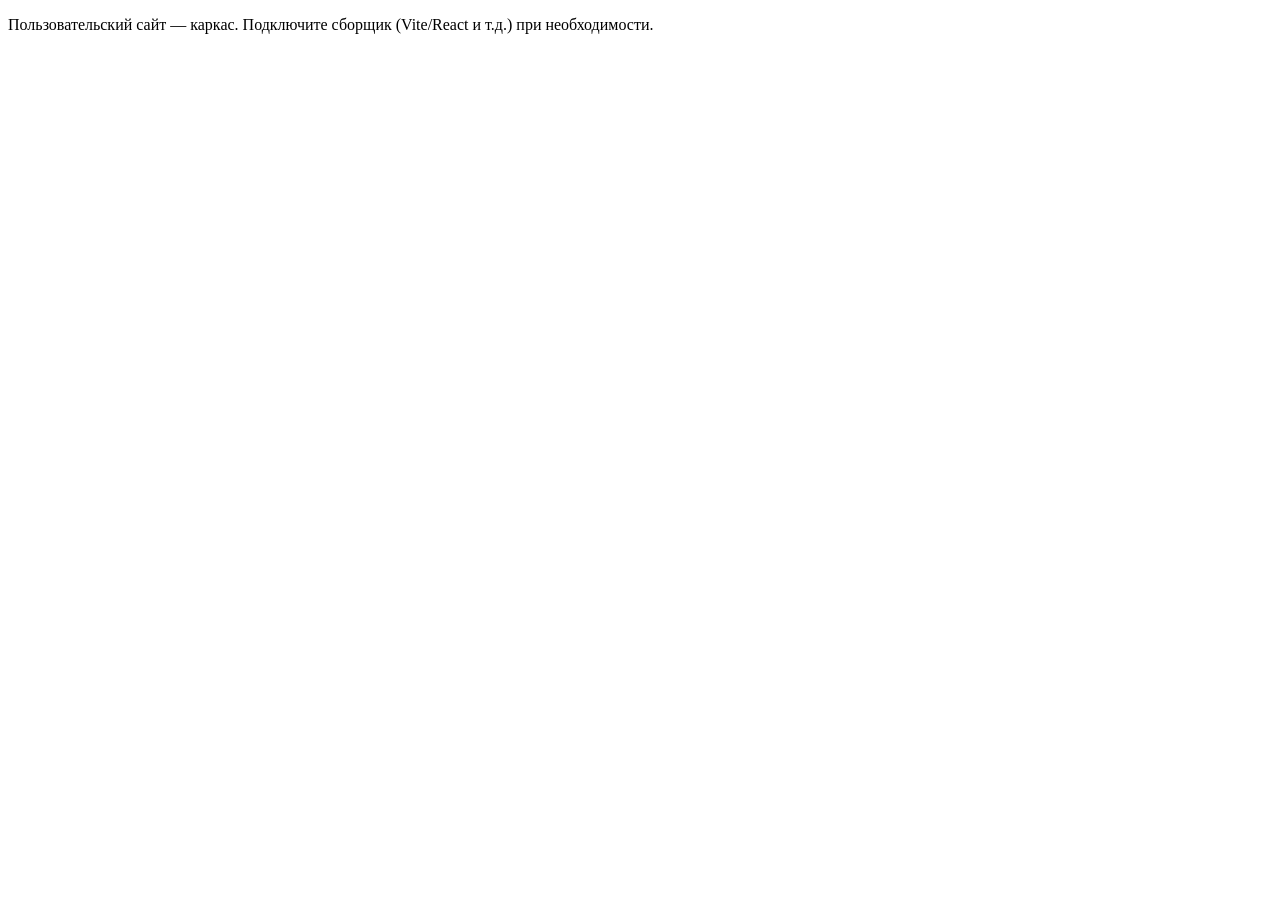
<file: user/index.html>
<!DOCTYPE html>
<html lang="ru">
<head>
  <meta charset="UTF-8" />
  <meta name="viewport" content="width=device-width, initial-scale=1.0" />
  <title>Polygraph AI Sales — пользовательская часть</title>
</head>
<body>
  <p>Пользовательский сайт — каркас. Подключите сборщик (Vite/React и т.д.) при необходимости.</p>
</body>
</html>
</file>
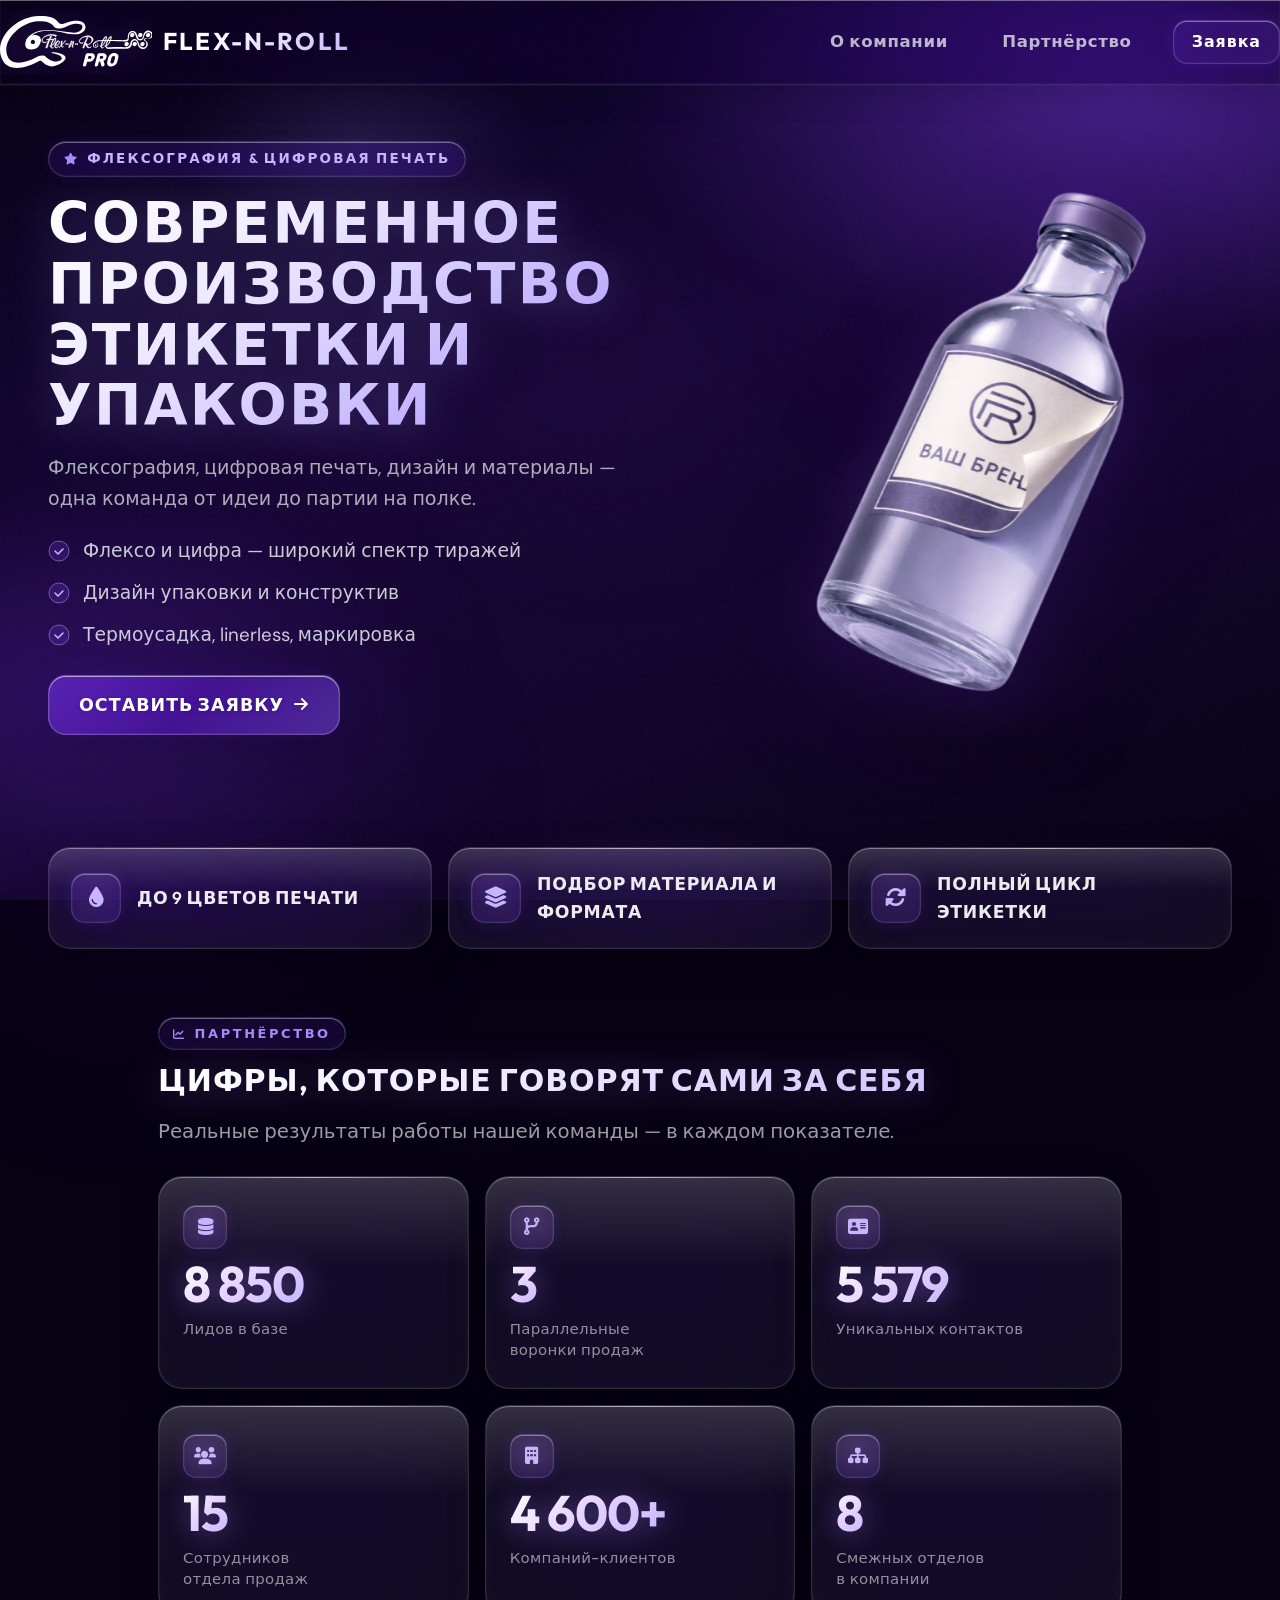
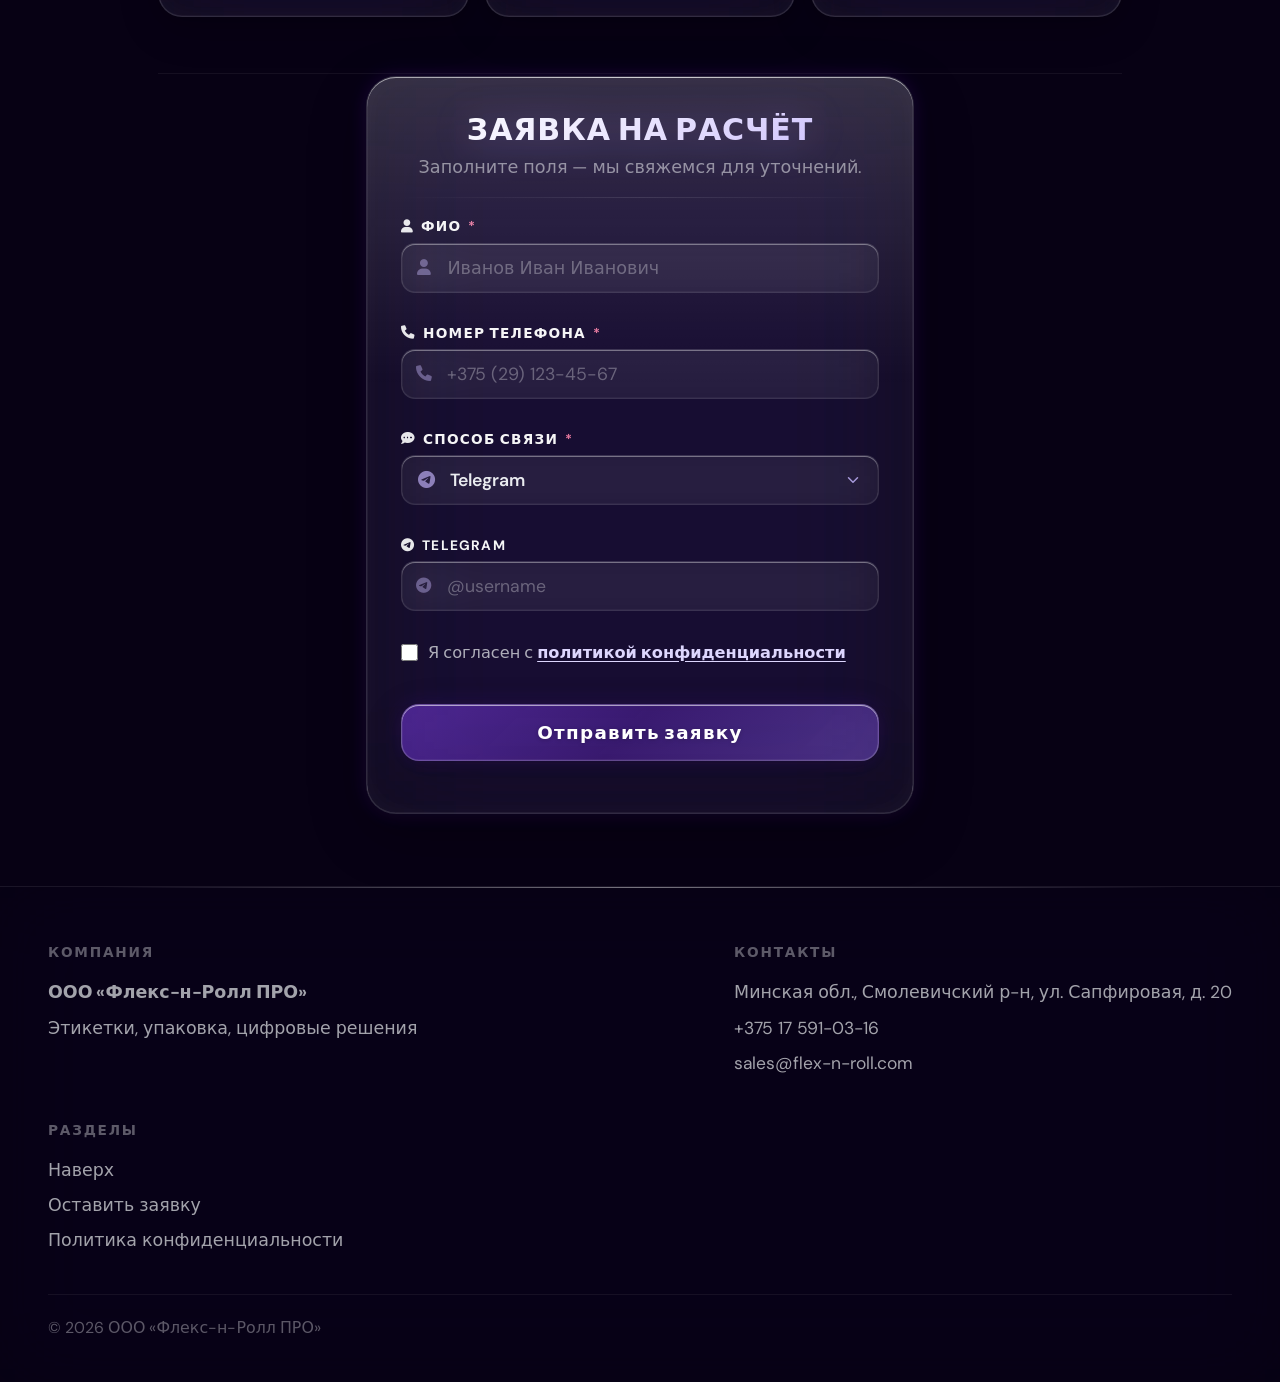
<file: flexn.html>
<!DOCTYPE html>
<html lang="ru">
<head>
  <meta charset="UTF-8">
  <script>
    (function () {
      var p = window.location.pathname;
      var m = p.match(/^(.*\/)([^/]+\.html)$/);
      if (m) document.write('<base href="' + p + '">');
    })();
  </script>
  <meta name="viewport" content="width=device-width, initial-scale=1.0, viewport-fit=cover">
  <meta name="description" content="Флекс-н-Ролл ПРО — этикетки, упаковка, флексография и цифровая печать.">
  <title>Flex-n-roll | Этикетки и упаковка</title>
  <link rel="preconnect" href="https://fonts.googleapis.com">
  <link rel="preconnect" href="https://fonts.gstatic.com" crossorigin>
  <link href="https://fonts.googleapis.com/css2?family=DM+Sans:ital,opsz,wght@0,9..40,400;0,9..40,500;0,9..40,600;0,9..40,700;1,9..40,400&family=Outfit:wght@500;600;700&display=swap" rel="stylesheet">
  <link rel="stylesheet" href="https://cdnjs.cloudflare.com/ajax/libs/font-awesome/6.0.0-beta3/css/all.min.css">
  <style>
    *, *::before, *::after { margin: 0; padding: 0; box-sizing: border-box; }

    :root {
      --font-body: 'DM Sans', system-ui, sans-serif;
      --font-display: 'Outfit', system-ui, sans-serif;
      --ease-spring: cubic-bezier(0.22, 1, 0.36, 1);
      --ease-out: cubic-bezier(0.16, 1, 0.3, 1);
      --tr: transform 0.42s var(--ease-spring), box-shadow 0.42s var(--ease-spring), background 0.3s ease, border-color 0.3s ease, opacity 0.3s ease;

      /* ─ Liquid Glass System ─ */
      --glass-bg: rgba(255,255,255,0.045);
      --glass-bg-hover: rgba(255,255,255,0.08);
      --glass-border: rgba(255,255,255,0.13);
      --glass-border-hover: rgba(255,255,255,0.22);
      --glass-blur: blur(48px) saturate(1.8) brightness(1.05);
      --glass-blur-heavy: blur(64px) saturate(2.0) brightness(1.08);
      --glass-specular: inset 0 1px 0 rgba(255,255,255,0.35), inset 0 0 0 0.5px rgba(255,255,255,0.08);
      --glass-specular-strong: inset 0 1px 0 rgba(255,255,255,0.55), inset 0 0 0 0.5px rgba(255,255,255,0.12);
      --glass-inner-glow: inset 0 0 24px rgba(255,255,255,0.03);
      --glass-refract-top: linear-gradient(180deg, rgba(255,255,255,0.14) 0%, transparent 42%);
      --glass-refract-edge: linear-gradient(90deg, transparent, rgba(255,255,255,0.45), transparent);

      
      --g-it: inset 0 1px 0 rgba(255,255,255,0.35);
      --g-ib: inset 0 -1px 0 rgba(0,0,0,0.06);
      --shadow-md: 0 12px 40px rgba(0,0,0,0.18), 0 4px 16px rgba(0,0,0,0.10);
      --shadow-lg: 0 20px 60px rgba(0,0,0,0.24), 0 8px 24px rgba(0,0,0,0.14);
      --shadow-xl: 0 32px 80px rgba(0,0,0,0.30), 0 12px 36px rgba(0,0,0,0.18);
      --glow-sm: 0 0 22px rgba(124,58,237,0.18);
      --glow-md: 0 0 44px rgba(124,58,237,0.26);
      --glow-lg: 0 0 80px rgba(124,58,237,0.36);
    }

    /* ─ Keyframes ─ */
    @keyframes float { 0%,100%{transform:translateY(0) rotate(-.6deg)} 50%{transform:translateY(-18px) rotate(.8deg)} }
    @keyframes float-shadow { 0%,100%{opacity:.42;transform:translateX(-50%) scale(.87,.82)} 50%{opacity:.76;transform:translateX(-50%) scale(1.06,.92)} }
    @keyframes orb { 0%,100%{opacity:.55;transform:scale(1)} 50%{opacity:.88;transform:scale(1.1)} }
    @keyframes fade-up { from{opacity:0;transform:translateY(32px)} to{opacity:1;transform:translateY(0)} }
    @keyframes pulse-ring { 0%{box-shadow:0 0 0 0 rgba(124,58,237,.5)} 100%{box-shadow:0 0 0 14px rgba(124,58,237,0)} }
    @keyframes glass-shimmer {
      0% { background-position: -200% 0; }
      100% { background-position: 200% 0; }
    }

    html { scroll-behavior: smooth; font-size: 112.5%; }

    body {
      font-family: var(--font-body);
      color: rgba(248,250,252,.92);
      line-height: 1.62;
      min-height: 100vh;
      background: #070114;
      -webkit-font-smoothing: antialiased;
      -moz-osx-font-smoothing: grayscale;
    }

    h1,h2,h3 { font-family: var(--font-display); font-weight: 700; letter-spacing: .04em; }
    main h1, main h2, main h3, .form-section-title, .brand-name { text-transform: uppercase; }

    /* ─ Backdrop ─ */
    .page-backdrop {
      position: fixed; inset: 0; z-index: -4;
      background: linear-gradient(158deg, #060112 0%, #0d0428 22%, #170636 44%, #12052c 68%, #0a031c 88%, #060116 100%);
    }
    .page-backdrop::after {
      content: '';
      position: absolute; inset: 0;
      background:
        radial-gradient(ellipse 80% 55% at 88% 10%, rgba(124,58,237,.4), transparent 52%),
        radial-gradient(ellipse 58% 46% at 6% 78%, rgba(91,33,182,.3), transparent 50%),
        radial-gradient(ellipse 46% 36% at 52% 108%, rgba(139,92,246,.22), transparent 46%),
        radial-gradient(ellipse 32% 26% at 28% 16%, rgba(167,139,250,.14), transparent 44%),
        radial-gradient(ellipse 22% 18% at 72% 55%, rgba(196,181,253,.07), transparent 40%);
      pointer-events: none;
    }

    /* ─ Orbs ─ */
    .orb {
      position: fixed; border-radius: 50%; filter: blur(110px);
      pointer-events: none; z-index: -3;
      animation: orb 12s ease-in-out infinite;
    }
    .orb-1 { width: 680px; height: 680px; top: -240px; right: -140px; background: radial-gradient(circle, rgba(124,58,237,.14) 0%, transparent 68%); animation-delay: 0s; }
    .orb-2 { width: 560px; height: 560px; bottom: -180px; left: -130px; background: radial-gradient(circle, rgba(91,33,182,.12) 0%, transparent 68%); animation-delay: -4.5s; }
    .orb-3 { width: 360px; height: 360px; top: 40%; left: 48%; transform: translate(-50%,-50%); background: radial-gradient(circle, rgba(167,139,250,.06) 0%, transparent 68%); animation-delay: -2s; }

    /* ─ Grid ─ */
    .page-gridlines {
      position: fixed; inset: 0; z-index: -3; opacity: .22;
      background-image:
        linear-gradient(rgba(167,139,250,.04) 1px, transparent 1px),
        linear-gradient(90deg, rgba(167,139,250,.04) 1px, transparent 1px);
      background-size: 60px 60px;
      mask-image: radial-gradient(ellipse 88% 72% at 50% 28%, black 12%, transparent 66%);
      pointer-events: none;
    }

    /* ─ Noise ─ */
    .noise {
      position: fixed; inset: 0; z-index: -2; opacity: .025;
      background-image: url("data:image/svg+xml,%3Csvg viewBox='0 0 256 256' xmlns='http://www.w3.org/2000/svg'%3E%3Cfilter id='n'%3E%3CfeTurbulence type='fractalNoise' baseFrequency='0.9' numOctaves='4'/%3E%3C/filter%3E%3Crect width='100%25' height='100%25' filter='url(%23n)'/%3E%3C/svg%3E");
      pointer-events: none;
    }

    .container { max-width: 1340px; margin: 0 auto; padding: 0 clamp(18px,4vw,48px); }

    /* ═══════════ HEADER ═══════════ */
    .site-header {
      position: sticky; top: 0; z-index: 100;
      background: rgba(12,4,28,0.42);
      backdrop-filter: var(--glass-blur-heavy);
      -webkit-backdrop-filter: var(--glass-blur-heavy);
      border-bottom: 1px solid rgba(255,255,255,0.09);
      box-shadow: var(--glass-specular), 0 8px 32px rgba(0,0,0,0.16), 0 1px 0 rgba(255,255,255,0.05);
    }

    .site-header-inner {
      display: flex; align-items: center; justify-content: space-between;
      gap: 20px; padding: 10px 0; min-height: 78px;
    }

    .brand {
      display: flex; align-items: center; gap: 11px;
      text-decoration: none; color: #fff; z-index: 102; flex-shrink: 0;
    }

    /* Логотип SVG: обрезаем пустые поля — умеренный масштаб внутри шапки */
    .brand-logo-wrap {
      height: 64px;
      width: min(152px, 34vw);
      display: flex;
      align-items: center;
      justify-content: flex-start;
      overflow: hidden;
    }

    .brand-logo-wrap img,
    .brand-logo-img {
      height: 100%;
      width: auto;
      max-height: 52px;
      object-fit: contain;
      object-position: left center;
      /* logo.svg уже белый — без invert */
      filter: drop-shadow(0 0 14px rgba(124, 58, 237, 0.35));
    }

    .brand-name {
      font-family: var(--font-display); font-weight: 700; font-size: 1.35rem; letter-spacing: .09em;
      background: linear-gradient(135deg, #fff 25%, #c4b5fd 100%);
      -webkit-background-clip: text; -webkit-text-fill-color: transparent; background-clip: text;
    }

    .site-nav { display: flex; align-items: center; gap: clamp(.9rem,2.2vw,1.6rem); }

    .site-nav a {
      font-size: .92rem; font-weight: 600; letter-spacing: .04em;
      color: rgba(248,250,252,.72); text-decoration: none;
      padding: 7px 13px; border-radius: 10px;
      transition: color .2s, background .2s;
    }
    .site-nav a:hover { color: #fff; background: rgba(255,255,255,0.06); box-shadow: var(--glass-specular); }

    .nav-cta {
      font-size: .88rem !important; font-weight: 700 !important;
      color: #fff !important; letter-spacing: .06em !important;
      padding: 8px 18px !important; border-radius: 14px !important;
      background: rgba(124,58,237,0.2) !important;
      border: 1px solid rgba(255,255,255,0.15) !important;
      backdrop-filter: blur(20px) saturate(1.6) !important;
      -webkit-backdrop-filter: blur(20px) saturate(1.6) !important;
      box-shadow: var(--glass-specular), 0 0 18px rgba(124,58,237,0.15) !important;
      transition: var(--tr) !important;
    }
    .nav-cta:hover {
      background: rgba(124,58,237,0.35) !important;
      border-color: rgba(255,255,255,0.25) !important;
      box-shadow: var(--glass-specular-strong), 0 0 32px rgba(124,58,237,0.28) !important;
      transform: translateY(-1px) !important;
    }

    .nav-toggle {
      display: none; flex-direction: column; justify-content: center; gap: 6px;
      width: 44px; height: 44px; padding: 0; border: none;
      background: transparent; cursor: pointer; z-index: 102; color: #fff;
    }
    .nav-toggle-bar { display: block; height: 2px; width: 24px; margin: 0 auto; background: currentColor; border-radius: 2px; transition: transform .3s ease, opacity .3s ease; }
    .nav-toggle[aria-expanded="true"] .nav-toggle-bar:nth-child(1) { transform: translateY(8px) rotate(45deg); }
    .nav-toggle[aria-expanded="true"] .nav-toggle-bar:nth-child(2) { opacity: 0; }
    .nav-toggle[aria-expanded="true"] .nav-toggle-bar:nth-child(3) { transform: translateY(-8px) rotate(-45deg); }

    @media (max-width: 900px) {
      .site-header-inner {
        position: relative;
      }
      .nav-toggle {
        display: flex;
        align-items: center;
        justify-content: center;
        border-radius: 14px;
        border: 1px solid rgba(255,255,255,.12);
        background: #140726;
        backdrop-filter: none;
        -webkit-backdrop-filter: none;
        box-shadow: var(--glass-specular), 0 8px 24px rgba(0,0,0,.16);
      }
      .site-nav {
        position: absolute;
        top: calc(100% + 8px);
        right: 0;
        left: auto;
        bottom: auto;
        width: min(272px, calc(100vw - 24px));
        flex-direction: column;
        align-items: stretch;
        justify-content: flex-start;
        gap: 8px;
        padding: 10px;
        border-radius: 18px;
        border: 1px solid rgba(196,181,253,.32);
        background: #0f041f;
        backdrop-filter: none;
        -webkit-backdrop-filter: none;
        box-shadow:
          0 0 0 1px rgba(255,255,255,.06),
          var(--glass-specular-strong),
          0 24px 50px rgba(0,0,0,.34);
        opacity: 0;
        visibility: hidden;
        pointer-events: none;
        transform: translateY(-8px) scale(.98);
        transform-origin: top right;
        transition: opacity .22s ease, visibility .22s ease, transform .22s ease;
        z-index: 101;
        max-height: min(220px, calc(100vh - 88px));
        overflow-y: auto;
      }
      .site-nav.is-open {
        opacity: 1;
        visibility: visible;
        pointer-events: auto;
        transform: translateY(0) scale(1);
      }
      .site-nav a {
        display: flex;
        align-items: center;
        justify-content: center;
        min-height: 44px;
        font-size: .92rem !important;
        padding: 10px 14px !important;
        width: 100%;
        max-width: none;
        text-align: center;
        border: 1px solid rgba(255,255,255,.11) !important;
        border-radius: 14px !important;
        background: #1a0a34;
      }
      .site-nav a:hover,
      .site-nav a:focus-visible {
        color: #fff;
        background: #241048;
        border-color: rgba(196,181,253,.24) !important;
        box-shadow: var(--glass-specular);
        outline: none;
      }
      .nav-cta {
        border-color: rgba(196,181,253,.3) !important;
        background: #5b21b6 !important;
      }
      .site-nav a[data-target="#partnership"] {
        background: #5b21b6 !important;
        border-color: rgba(196,181,253,.3) !important;
        backdrop-filter: none !important;
        -webkit-backdrop-filter: none !important;
        opacity: 1 !important;
        color: #fff !important;
        box-shadow: var(--glass-specular), 0 8px 24px rgba(91,33,182,.22) !important;
      }
      .site-nav a[data-target="#partnership"]:hover,
      .site-nav a[data-target="#partnership"]:focus-visible {
        background: #6d28d9 !important;
        border-color: rgba(196,181,253,.36) !important;
        backdrop-filter: none !important;
        -webkit-backdrop-filter: none !important;
        opacity: 1 !important;
        color: #fff !important;
        box-shadow: var(--glass-specular-strong), 0 10px 28px rgba(91,33,182,.28) !important;
      }
      .site-nav a[data-target="#company"] {
        background: #5b21b6 !important;
        border-color: rgba(196,181,253,.3) !important;
        backdrop-filter: none !important;
        -webkit-backdrop-filter: none !important;
        opacity: 1 !important;
        color: #fff !important;
        box-shadow: var(--glass-specular), 0 8px 24px rgba(91,33,182,.22) !important;
      }
      .site-nav a[data-target="#company"]:hover,
      .site-nav a[data-target="#company"]:focus-visible {
        background: #6d28d9 !important;
        border-color: rgba(196,181,253,.36) !important;
        backdrop-filter: none !important;
        -webkit-backdrop-filter: none !important;
        opacity: 1 !important;
        color: #fff !important;
        box-shadow: var(--glass-specular-strong), 0 10px 28px rgba(91,33,182,.28) !important;
      }
    }

    /* ═══════════ HERO ═══════════ */
    .hero {
      position: relative; padding: clamp(28px,5vw,52px) 0 clamp(24px,4.5vw,42px);
      overflow: hidden; scroll-margin-top: 88px;
    }

    .hero-grid {
      display: grid;
      grid-template-columns: minmax(0,1.12fr) minmax(0,.88fr);
      gap: clamp(24px,4.5vw,56px); align-items: start;
    }
    @media (max-width: 900px) { .hero-grid { grid-template-columns: 1fr; } }

    .hero-eyebrow {
      display: inline-flex; align-items: center; gap: 8px;
      padding: 6px 15px; border-radius: 100px; margin-bottom: .85rem;
      background: rgba(124,58,237,0.1);
      backdrop-filter: blur(20px) saturate(1.6) brightness(1.05);
      -webkit-backdrop-filter: blur(20px) saturate(1.6) brightness(1.05);
      border: 1px solid rgba(255,255,255,0.14);
      box-shadow: var(--glass-specular), 0 0 12px rgba(124,58,237,0.1);
      font-family: var(--font-display); font-size: .75rem; font-weight: 700;
      letter-spacing: .16em; text-transform: uppercase; color: #c4b5fd;
    }
    .hero-eyebrow i { font-size: .65rem; color: #a78bfa; }

    .hero-copy h1 {
      font-size: clamp(2.05rem, 4.6vw, 3.15rem); font-weight: 700;
      line-height: 1.07; margin-bottom: 1rem;
      background: linear-gradient(142deg, #fff 0%, #ede9fe 32%, #c4b5fd 68%, #a78bfa 100%);
      -webkit-background-clip: text; -webkit-text-fill-color: transparent; background-clip: text;
      filter: drop-shadow(0 4px 22px rgba(167,139,250,.32));
    }

    .hero-lead {
      font-size: 1.06rem; color: rgba(248,250,252,.68); max-width: 32em;
      margin-bottom: 1.2rem; line-height: 1.62;
    }

    .hero-points { list-style: none; display: flex; flex-direction: column; gap: .65rem; margin-bottom: 1.35rem; }
    .hero-points li { display: flex; align-items: center; gap: 13px; font-size: 1.04rem; color: rgba(248,250,252,.8); }
    .hero-points li::before {
      content: '';
      width: 22px; height: 22px; flex-shrink: 0;
      background: url("data:image/svg+xml,%3Csvg xmlns='http://www.w3.org/2000/svg' viewBox='0 0 22 22'%3E%3Ccircle cx='11' cy='11' r='10' fill='rgba(124,58,237,0.22)' stroke='rgba(196,181,253,0.45)' stroke-width='1'/%3E%3Cpath d='M7 11l3 3 5-5' stroke='%23c4b5fd' stroke-width='1.6' stroke-linecap='round' stroke-linejoin='round' fill='none'/%3E%3C/svg%3E") center/contain no-repeat;
    }

    .hero-cta {
      display: inline-flex; align-items: center; gap: 10px;
      padding: 15px 30px; border-radius: 18px; cursor: pointer;
      font-family: var(--font-display); font-weight: 700; font-size: .97rem;
      letter-spacing: .06em; text-transform: uppercase; text-decoration: none;
      color: #fff; text-shadow: 0 1px 4px rgba(0,0,0,.2);
      background: linear-gradient(135deg, rgba(124,58,237,0.5) 0%, rgba(91,33,182,0.45) 50%, rgba(139,92,246,0.42) 100%);
      border: 1px solid rgba(255,255,255,0.2);
      backdrop-filter: blur(28px) saturate(1.8) brightness(1.06);
      -webkit-backdrop-filter: blur(28px) saturate(1.8) brightness(1.06);
      box-shadow: var(--glass-specular-strong), var(--shadow-md), var(--glow-sm);
      transition: var(--tr);
    }
    .hero-cta:hover {
      transform: translateY(-4px) scale(1.02);
      background: linear-gradient(135deg, rgba(139,72,255,0.62) 0%, rgba(109,40,217,0.56) 50%, rgba(160,100,255,0.52) 100%);
      border-color: rgba(255,255,255,0.32);
      box-shadow: var(--glass-specular-strong), var(--shadow-xl), var(--glow-lg);
    }
    .hero-cta i { font-size: .88rem; transition: transform .3s var(--ease-spring); }
    .hero-cta:hover i { transform: translateX(5px); }

    .hero-copy { align-self: start; padding-top: 4px; }

    /* Bottle */
    .hero-bottle-wrap { display: flex; align-items: flex-start; justify-content: center; min-height: 240px; padding-top: 8px; }
    .hero-bottle-stage { position: relative; display: flex; flex-direction: column; align-items: center; justify-content: flex-end; width: 100%; }
    .hero-bottle-shadow {
      position: absolute; bottom: 2%; left: 50%;
      width: min(56%,320px); height: min(8%,44px); transform: translateX(-50%);
      border-radius: 50%; filter: blur(18px); z-index: 0; pointer-events: none;
      background: radial-gradient(ellipse at center, rgba(0,0,0,.55) 0%, rgba(0,0,0,.18) 45%, transparent 72%);
      animation: float-shadow 4.8s ease-in-out infinite;
    }
    .hero-bottle {
      position: relative; z-index: 1; display: block;
      width: 100%; height: auto; max-width: 100%; max-height: min(70vh,640px);
      object-fit: contain; object-position: center;
      animation: float 6s ease-in-out infinite;
      filter: drop-shadow(0 38px 54px rgba(0,0,0,.46)) drop-shadow(0 14px 28px rgba(91,33,182,.4));
      will-change: transform;
    }

    @media (max-width: 900px) {
      .hero-bottle {
        max-height: min(50vh, 420px);
      }
    }

    @media (prefers-reduced-motion: reduce) {
      .hero-bottle,
      .hero-bottle-shadow {
        animation: none;
      }
      .strip-card:hover,
      .svc:hover {
        transform: none;
        backdrop-filter: var(--glass-blur);
        -webkit-backdrop-filter: var(--glass-blur);
      }
    }

    @media (max-width: 640px) {
      html { font-size: 100%; }
      .container { padding: 0 16px; }
      .site-header-inner {
        min-height: 68px;
        padding: 6px 0;
      }
      .brand-logo-wrap {
        height: 42px;
        width: min(98px, 28vw);
      }
      .brand-logo-wrap img {
        height: 100%;
        transform: none;
      }
      .brand-name { font-size: .92rem; letter-spacing: .06em; }
      .hero {
        padding: 28px 0 36px;
        scroll-margin-top: 72px;
      }
      .hero-bottle-wrap {
        display: none;
      }
      .hero-copy h1 { font-size: clamp(1.35rem, 6vw, 1.85rem); }
      .hero-lead { font-size: 1rem; }
      .strip { padding: 24px 0 32px; }
      .strip-row {
        display: flex;
        gap: 12px;
        overflow-x: auto;
        padding: 2px 2px 8px;
        margin: 0 -2px;
        scroll-snap-type: x mandatory;
        -webkit-overflow-scrolling: touch;
        scrollbar-width: none;
      }
      .strip-row::-webkit-scrollbar {
        display: none;
      }
      .strip-card {
        flex: 0 0 min(84vw, 290px);
        min-height: 88px;
        padding: 16px;
        font-size: 0.84rem;
        line-height: 1.3;
        scroll-snap-align: start;
      }
      .strip-icon {
        width: 42px;
        height: 42px;
        font-size: 1rem;
      }
      .section-contact { padding: 24px 0 64px; }
      .contact-stack { gap: 36px; }
      .metrics-grid {
        display: flex;
        gap: 12px;
        overflow-x: auto;
        padding: 2px 2px 8px;
        margin: 0 -2px;
        scroll-snap-type: x mandatory;
        -webkit-overflow-scrolling: touch;
        scrollbar-width: none;
      }
      .metrics-grid::-webkit-scrollbar {
        display: none;
      }
      .metric-card {
        flex: 0 0 min(84vw, 280px);
        min-height: 188px;
        padding: 22px 18px 20px;
        scroll-snap-align: start;
      }
      .metric-value {
        font-size: clamp(1.8rem, 9vw, 2.3rem);
      }
      .metric-label {
        font-size: .78rem;
      }
      .glass-form-shell {
        padding: 22px 16px 26px;
        border-radius: 22px;
        max-width: 100%;
      }
      .form-section { scroll-margin-top: 76px; }
      .form-section-title { font-size: 1.35rem; }
      .form-section-lead { font-size: 0.98rem; }
      .about-media img { height: 180px; }
      #partnership { scroll-margin-top: 76px; }
    }

    /* ═══════════ STRIP ═══════════ */
    .strip { padding: 30px 0 40px; }

    .strip-row { display: grid; grid-template-columns: repeat(3,1fr); gap: 16px; }
    @media (max-width: 768px) { .strip-row { grid-template-columns: 1fr; } }

    .strip-card {
      position: relative; border-radius: 22px; padding: 22px 22px;
      background: var(--glass-bg);
      backdrop-filter: var(--glass-blur); -webkit-backdrop-filter: var(--glass-blur);
      border: 1px solid var(--glass-border); overflow: hidden;
      display: flex; align-items: center; gap: 16px;
      font-family: var(--font-display); font-weight: 600; font-size: .96rem;
      letter-spacing: .04em; text-transform: uppercase; color: rgba(255,255,255,.92);
      cursor: default;
      box-shadow: var(--glass-specular), var(--glass-inner-glow), var(--shadow-md);
      transition: transform 0.5s var(--ease-spring), box-shadow 0.5s var(--ease-spring), background 0.35s ease, border-color 0.35s ease;
    }
    .strip-card::before {
      content: ''; position: absolute; inset: 0; border-radius: inherit; pointer-events: none;
      background: var(--glass-refract-top);
    }
    .strip-card::after {
      content: ''; position: absolute; top: 0; left: 8%; right: 8%; height: 1px;
      background: var(--glass-refract-edge);
    }
    .strip-icon {
      width: 50px; height: 50px; border-radius: 14px; flex-shrink: 0;
      display: flex; align-items: center; justify-content: center;
      background: rgba(124,58,237,0.18);
      backdrop-filter: blur(12px); -webkit-backdrop-filter: blur(12px);
      border: 1px solid rgba(255,255,255,0.12); color: #c4b5fd; font-size: 1.18rem;
      box-shadow: var(--glass-specular), 0 0 16px rgba(124,58,237,0.15);
      transition: background 0.35s ease, border-color 0.35s ease, color 0.35s ease, box-shadow 0.35s ease;
    }
    .strip-card:hover .strip-icon {
      background: rgba(124,58,237,0.32);
      border-color: rgba(255,255,255,0.2);
      color: #ede9fe; box-shadow: var(--glass-specular-strong), 0 0 24px rgba(124,58,237,0.3);
    }

    /* ═══════════ SECTION CONTACT ═══════════ */
    .section-contact { padding: 28px 0 72px; }

    .contact-stack { display: flex; flex-direction: column; gap: clamp(32px,6vw,56px); max-width: 1060px; margin: 0 auto; }

    #partnership { scroll-margin-top: 100px; }

    .section-eyebrow {
      display: inline-flex; align-items: center; gap: 8px;
      padding: 5px 14px; border-radius: 100px; margin-bottom: 14px;
      background: rgba(124,58,237,0.1);
      backdrop-filter: blur(20px) saturate(1.6) brightness(1.05);
      -webkit-backdrop-filter: blur(20px) saturate(1.6) brightness(1.05);
      border: 1px solid rgba(255,255,255,0.12);
      box-shadow: var(--glass-specular), 0 0 10px rgba(124,58,237,0.08);
      font-family: var(--font-display); font-size: .72rem; font-weight: 700;
      letter-spacing: .2em; text-transform: uppercase; color: #a78bfa;
    }
    .section-eyebrow i { font-size: .62rem; }

    /* Единый масштаб заголовков секций (в т.ч. «Цифры…» в одну строку на планшетах+) */
    .about-block h2,
    .form-section-title {
      font-size: clamp(1.2rem, 2.35vw, 1.72rem); font-weight: 700; margin-bottom: .95rem;
      letter-spacing: .03em; line-height: 1.12;
      background: linear-gradient(142deg, #fff 0%, #ede9fe 38%, #c4b5fd 100%);
      -webkit-background-clip: text; -webkit-text-fill-color: transparent; background-clip: text;
      filter: drop-shadow(0 3px 18px rgba(167,139,250,.32));
    }
    .form-section-title { margin-bottom: .38rem; text-align: center; }
    @media (min-width: 720px) {
      .about-block h2 { white-space: nowrap; }
    }

    .about-block p.lead {
      color: rgba(248,250,252,.62); margin-bottom: 1.55rem;
      font-size: 1.1rem; max-width: 44em; line-height: 1.7;
    }

    /* ─ Metrics ─ */
    .metrics-grid { display: grid; grid-template-columns: repeat(3,1fr); gap: 16px; }
    @media (max-width: 768px) { .metrics-grid { grid-template-columns: repeat(2,1fr); } }
    @media (max-width: 480px) { .metrics-grid { grid-template-columns: 1fr; } }

    .metric-card {
      position: relative; border-radius: 24px; padding: 28px 24px 26px;
      background: var(--glass-bg);
      backdrop-filter: var(--glass-blur); -webkit-backdrop-filter: var(--glass-blur);
      border: 1px solid var(--glass-border);
      box-shadow: var(--glass-specular), var(--glass-inner-glow), var(--shadow-md);
      display: flex; flex-direction: column; align-items: flex-start; gap: 10px;
      overflow: hidden; cursor: default; transition: var(--tr);
    }
    .metric-card::before {
      content: ''; position: absolute; inset: 0; border-radius: inherit; pointer-events: none;
      background: var(--glass-refract-top);
    }
    .metric-card::after {
      content: ''; position: absolute; top: 0; left: 10%; right: 10%; height: 1px; pointer-events: none;
      background: var(--glass-refract-edge);
    }
    .metric-card:hover {
      background: var(--glass-bg-hover); border-color: var(--glass-border-hover);
      transform: translateY(-8px) scale(1.015);
      box-shadow: var(--glass-specular-strong), var(--glass-inner-glow), var(--shadow-xl), var(--glow-md);
    }

    .metric-icon {
      width: 44px; height: 44px; border-radius: 13px;
      display: flex; align-items: center; justify-content: center; flex-shrink: 0;
      background: rgba(124,58,237,0.16);
      backdrop-filter: blur(12px); -webkit-backdrop-filter: blur(12px);
      border: 1px solid rgba(255,255,255,0.12);
      color: #c4b5fd; font-size: .98rem;
      box-shadow: var(--glass-specular), 0 0 14px rgba(124,58,237,0.15);
      transition: var(--tr);
    }
    .metric-card:hover .metric-icon {
      background: rgba(124,58,237,0.28); border-color: rgba(255,255,255,0.2);
      color: #ede9fe; box-shadow: var(--glass-specular-strong), 0 0 22px rgba(124,58,237,0.32);
    }

    .metric-value {
      font-family: var(--font-display); font-size: clamp(2.05rem,3.9vw,2.85rem);
      font-weight: 700; line-height: 1; letter-spacing: -.02em;
      background: linear-gradient(142deg, #fff 0%, #e9d5ff 44%, #c4b5fd 100%);
      -webkit-background-clip: text; -webkit-text-fill-color: transparent; background-clip: text;
      filter: drop-shadow(0 2px 14px rgba(167,139,250,.42));
    }

    .metric-label {
      font-size: .83rem; font-weight: 500; line-height: 1.42; letter-spacing: .02em;
      color: rgba(248,250,252,.56);
    }

    /* ═══════════ FORM ═══════════ */
    .form-section { padding-top: 2px; border-top: 1px solid rgba(255,255,255,0.06); scroll-margin-top: 100px; }

    .glass-form-shell {
      width: 100%; max-width: 548px; margin: 0 auto;
      border-radius: 30px; padding: 36px 34px 38px;
      background: rgba(255,255,255,0.05);
      backdrop-filter: var(--glass-blur-heavy); -webkit-backdrop-filter: var(--glass-blur-heavy);
      border: 1px solid rgba(255,255,255,0.12);
      box-shadow: var(--glass-specular-strong), var(--glass-inner-glow), var(--shadow-lg), var(--glow-sm);
      color: rgba(248,250,252,.94); position: relative; overflow: hidden;
    }
    .glass-form-shell::before {
      content: ''; position: absolute; top: 0; left: 8%; right: 8%; height: 1px; pointer-events: none;
      background: var(--glass-refract-edge);
    }
    .glass-form-shell::after {
      content: ''; position: absolute; inset: 0; border-radius: inherit; pointer-events: none;
      background: var(--glass-refract-top);
    }

    .form-section-lead { text-align: center; color: rgba(248,250,252,.52); font-size: .98rem; margin-bottom: 0; }

    .form-divider { height: 1px; margin: .85rem 0 .95rem; background: linear-gradient(90deg, transparent, rgba(255,255,255,.11), transparent); }

    .field { margin-bottom: 12px; }

    .field label {
      display: flex; align-items: center; flex-wrap: wrap; gap: 0.35em 0.5em;
      font-size: .76rem; font-weight: 700;
      text-transform: uppercase; letter-spacing: .09em;
      color: rgba(248,250,252,.6); margin-bottom: 5px;
    }
    .glass-form-shell .field label { color: rgba(255,255,255,.96); }

    .field-label-icon {
      color: rgba(196,181,253,.58); font-size: .75rem; flex-shrink: 0;
      line-height: 1; margin: 0;
    }
    .glass-form-shell .field-label-icon { color: rgba(255,255,255,.9); }

    .input-icon-wrap { position: relative; }
    .input-icon-wrap .input-icon {
      position: absolute; left: 14px; top: 50%; transform: translateY(-50%);
      color: rgba(196,181,253,.42); font-size: .88rem; pointer-events: none; transition: color .2s ease;
      width: 1.1em; text-align: center; line-height: 1;
    }
    .input-icon-wrap:focus-within .input-icon { color: rgba(196,181,253,.88); }

    .field input, .field textarea {
      width: 100%; padding: 13px 16px; border-radius: 14px;
      border: 1px solid rgba(255,255,255,0.1); font-family: inherit; font-size: .98rem;
      background: rgba(255,255,255,0.04);
      backdrop-filter: blur(24px) saturate(1.6) brightness(1.03);
      -webkit-backdrop-filter: blur(24px) saturate(1.6) brightness(1.03);
      color: rgba(248,250,252,.94);
      box-shadow: var(--glass-specular), inset 0 0 12px rgba(255,255,255,0.015);
      transition: border-color .22s ease, box-shadow .22s ease, background .22s ease;
    }
    /* После общего padding — отступ под абсолютную иконку (иначе shorthand затирает padding-left) */
    .field .input-icon-wrap input,
    .field .input-icon-wrap textarea {
      padding-left: calc(14px + 1.1em + 12px);
      padding-right: 16px;
    }
    .field input::placeholder, .field textarea::placeholder { color: rgba(248,250,252,.32); }
    .field input:focus, .field textarea:focus {
      outline: none; border-color: rgba(255,255,255,0.22);
      background: rgba(255,255,255,0.065);
      box-shadow: var(--glass-specular-strong), 0 0 0 3px rgba(124,58,237,0.12), 0 0 20px rgba(124,58,237,0.08);
    }
    .field textarea { min-height: 120px; resize: vertical; }

    /* Custom select */
    .select-wrap { position: relative; }
    .select-custom { position: relative; z-index: 5; }
    .select-custom-native { position: absolute; opacity: 0; width: 1px; height: 1px; padding: 0; margin: -1px; overflow: hidden; clip: rect(0,0,0,0); border: 0; pointer-events: none; }

    .select-method-icon { font-size: .98rem; color: rgba(196,181,253,.65); margin-right: 5px; }

    .select-custom-trigger {
      display: flex; align-items: center; justify-content: space-between; gap: 10px; width: 100%;
      padding: 13px 16px; border-radius: 14px; border: 1px solid rgba(255,255,255,0.1);
      font-family: inherit; font-size: .98rem; font-weight: 600; color: rgba(248,250,252,.94);
      background: rgba(255,255,255,0.04);
      backdrop-filter: blur(24px) saturate(1.6) brightness(1.03);
      -webkit-backdrop-filter: blur(24px) saturate(1.6) brightness(1.03);
      box-shadow: var(--glass-specular), inset 0 0 12px rgba(255,255,255,0.015);
      cursor: pointer; text-align: left; transition: border-color .22s ease, box-shadow .22s ease;
    }
    .select-custom-trigger:focus { outline: none; border-color: rgba(255,255,255,0.22); box-shadow: var(--glass-specular-strong), 0 0 0 3px rgba(124,58,237,0.12); }
    .select-custom.open .select-custom-trigger { border-color: rgba(196,181,253,.32); border-bottom-left-radius: 6px; border-bottom-right-radius: 6px; }
    .select-custom-value { flex: 1; min-width: 0; }
    .select-custom-arrow {
      flex-shrink: 0; width: 1rem; height: 1rem; opacity: .82;
      background: url("data:image/svg+xml,%3Csvg xmlns='http://www.w3.org/2000/svg' viewBox='0 0 24 24' fill='none' stroke='%23c4b5fd' stroke-width='2' stroke-linecap='round' stroke-linejoin='round'%3E%3Cpath d='M6 9l6 6 6-6'/%3E%3C/svg%3E") center/contain no-repeat;
      transition: transform .25s ease;
    }
    .select-custom.open .select-custom-arrow { transform: rotate(180deg); }

    .select-custom-panel {
      position: absolute; left: 0; right: 0; top: calc(100% + 4px);
      padding: 6px; list-style: none; border-radius: 16px;
      border: 1px solid rgba(255,255,255,0.12);
      background: #2a114d;
      backdrop-filter: none; -webkit-backdrop-filter: none;
      box-shadow: var(--glass-specular), var(--shadow-xl); z-index: 20;
    }
    .select-custom-panel[hidden] { display: none !important; }

    .select-custom-panel li {
      display: flex; align-items: center; gap: 10px;
      padding: 11px 13px; border-radius: 9px;
      font-size: .95rem; font-weight: 600; color: rgba(248,250,252,.82);
      cursor: pointer; transition: background .15s ease, color .15s ease;
    }
    .select-custom-panel li i { width: 16px; text-align: center; color: rgba(196,181,253,.58); font-size: .83rem; }
    .select-custom-panel li:hover, .select-custom-panel li.is-active { background: #4c1d95; color: #fff; box-shadow: var(--glass-specular); }
    .select-custom-panel li:hover i, .select-custom-panel li.is-active i { color: #c4b5fd; }

    /* Баннер «звоните» при способе связи «Телефон» */
    .phone-promo-banner {
      margin-bottom: 12px;
      border-radius: 18px;
      padding: clamp(15px, 2.6vw, 22px) clamp(16px, 3vw, 24px);
      background: linear-gradient(135deg, rgba(34, 197, 94, 0.11) 0%, rgba(124, 58, 237, 0.14) 55%, rgba(91, 33, 182, 0.1) 100%);
      border: 1px solid rgba(255, 255, 255, 0.14);
      box-shadow: var(--glass-specular), inset 0 0 28px rgba(34, 197, 94, 0.05);
    }
    .phone-promo-banner[hidden] {
      display: none !important;
    }
    .phone-promo-inner {
      display: flex;
      align-items: center;
      gap: clamp(14px, 2.8vw, 22px);
    }
    .phone-promo-icon-wrap {
      flex-shrink: 0;
      width: 54px;
      height: 54px;
      border-radius: 16px;
      display: flex;
      align-items: center;
      justify-content: center;
      background: rgba(255, 255, 255, 0.06);
      border: 1px solid rgba(255, 255, 255, 0.12);
      box-shadow: var(--glass-specular);
    }
    .phone-promo-icon-wrap i {
      font-size: 1.35rem;
      color: rgba(190, 242, 100, 0.95);
    }
    .phone-promo-copy {
      flex: 1;
      min-width: 0;
    }
    .phone-promo-kicker {
      font-size: 0.68rem;
      font-weight: 700;
      letter-spacing: 0.12em;
      text-transform: uppercase;
      color: rgba(248, 250, 252, 0.58);
      margin: 0 0 6px;
    }
    .phone-promo-title {
      font-family: var(--font-display);
      font-weight: 700;
      font-size: clamp(0.95rem, 2.1vw, 1.1rem);
      letter-spacing: 0.06em;
      text-transform: uppercase;
      color: rgba(255, 255, 255, 0.96);
      margin: 0 0 8px;
      line-height: 1.25;
    }
    .phone-promo-number {
      display: inline-block;
      font-family: var(--font-display);
      font-weight: 700;
      font-size: clamp(1.12rem, 2.8vw, 1.45rem);
      letter-spacing: 0.04em;
      color: #fff;
      text-decoration: none;
      padding: 8px 4px 8px 0;
      line-height: 1.2;
      text-shadow: 0 0 24px rgba(34, 197, 94, 0.35);
      transition: color 0.2s ease, opacity 0.2s ease;
      -webkit-tap-highlight-color: transparent;
    }
    .phone-promo-number:hover {
      color: #bbf7d0;
    }
    .phone-promo-sub {
      margin: 8px 0 0;
      font-size: 0.9rem;
      font-weight: 600;
      color: rgba(248, 250, 252, 0.72);
      letter-spacing: 0.03em;
    }
    .phone-promo-sub strong {
      color: rgba(190, 242, 100, 0.92);
      font-weight: 700;
    }

    /* Submit */
    .submit-btn {
      width: 100%; margin-top: 8px; padding: 16px 22px; border-radius: 18px;
      font-family: var(--font-display); font-weight: 700; font-size: 1.02rem; letter-spacing: .07em; cursor: pointer;
      color: #fff; text-shadow: 0 1px 4px rgba(0,0,0,.2);
      background: linear-gradient(135deg, rgba(124,58,237,0.5) 0%, rgba(91,33,182,0.45) 48%, rgba(139,92,246,0.42) 100%);
      backdrop-filter: blur(28px) saturate(1.8) brightness(1.06);
      -webkit-backdrop-filter: blur(28px) saturate(1.8) brightness(1.06);
      border: 1px solid rgba(255,255,255,0.2);
      box-shadow: var(--glass-specular-strong), var(--shadow-md), var(--glow-sm);
      transition: var(--tr);
    }
    .submit-btn:hover:not(:disabled) {
      transform: translateY(-4px) scale(1.01);
      background: linear-gradient(135deg, rgba(139,72,255,0.62) 0%, rgba(109,40,217,0.56) 48%, rgba(160,100,255,0.52) 100%);
      border-color: rgba(255,255,255,0.32);
      box-shadow: var(--glass-specular-strong), var(--shadow-xl), var(--glow-lg);
    }
    .submit-btn:disabled { opacity: .42; cursor: not-allowed; transform: none; }

    /* Privacy */
    .privacy { font-size: .9rem; color: rgba(248,250,252,.68); line-height: 1.52; }
    .privacy-after-message { margin-top: 2px; margin-bottom: 14px; }
    .privacy label { display: flex; align-items: flex-start; gap: 10px; cursor: pointer; text-transform: none; letter-spacing: 0; font-weight: 500; }
    .privacy input { margin-top: 3px; width: 17px; height: 17px; accent-color: #7c3aed; flex-shrink: 0; }
    .privacy-link { color: #ddd6fe; font-weight: 600; text-decoration: underline; text-underline-offset: 3px; transition: color .2s; }
    .privacy-link:hover { color: #fff; }

    .error-msg { color: #e879a0; font-size: .73rem; margin-top: 4px; min-height: 1em; }
    .form-message { margin-top: 14px; text-align: center; font-size: .96rem; }

    /* ═══════════ FOOTER ═══════════ */
    .site-footer {
      background: rgba(8,2,20,0.7);
      backdrop-filter: blur(40px) saturate(1.6) brightness(1.02);
      -webkit-backdrop-filter: blur(40px) saturate(1.6) brightness(1.02);
      padding: 54px 0 42px; position: relative;
      border-top: 1px solid rgba(255,255,255,0.08);
    }
    .site-footer::before {
      content: ''; position: absolute; top: 0; left: 8%; right: 8%; height: 1px;
      background: var(--glass-refract-edge);
      pointer-events: none;
    }

    .footer-grid { display: flex; flex-wrap: wrap; justify-content: space-between; gap: 36px; }

    .footer-col h4 {
      font-family: var(--font-display); font-size: .76rem; font-weight: 700;
      text-transform: uppercase; letter-spacing: .13em; color: rgba(248,250,252,.36); margin-bottom: 14px;
    }
    .footer-col p, .footer-col a {
      font-size: .97rem; color: rgba(248,250,252,.65); text-decoration: none;
      line-height: 1.72; display: block; margin-bottom: 5px;
    }
    .footer-col a:hover { color: #c4b5fd; }

    .footer-bottom {
      margin-top: 34px; padding-top: 20px; border-top: 1px solid rgba(255,255,255,.06);
      font-size: .88rem; color: rgba(248,250,252,.35);
    }

    /* ═══════════ ANIMATIONS ═══════════ */
    .animate-up { opacity: 0; transform: translateY(32px); transition: opacity .68s var(--ease-out), transform .68s var(--ease-out); }
    .animate-up.is-visible { opacity: 1; transform: translateY(0); }
    /* Выше специфичность, чем у .animate-up.is-visible — поднимается вся карточка целиком */
    .strip-card.animate-up.is-visible:hover {
      transform: none;
      background: var(--glass-bg-hover); border-color: var(--glass-border-hover);
      box-shadow: var(--glass-specular-strong), var(--glass-inner-glow), var(--shadow-xl), var(--glow-sm);
      transition: transform 0.5s var(--ease-spring), box-shadow 0.5s var(--ease-spring), background 0.35s ease, border-color 0.35s ease;
    }
    .animate-up:nth-child(2) { transition-delay: .1s; }
    .animate-up:nth-child(3) { transition-delay: .2s; }
    .animate-up:nth-child(4) { transition-delay: .3s; }
    .animate-up:nth-child(5) { transition-delay: .4s; }
    .animate-up:nth-child(6) { transition-delay: .5s; }

    /* ═══════════ RESPONSIVE ═══════════ */
    @media (prefers-reduced-motion: reduce) {
      .hero-bottle, .hero-bottle-shadow, .orb { animation: none; }
      .animate-up { transition: none; opacity: 1; transform: none; }
      .strip-card, .strip-card.animate-up.is-visible:hover, .strip-icon, .strip-card:hover .strip-icon { transition: none; transform: none; }
    }

    @media (max-width: 640px) {
      html { font-size: 100%; }
      :root {
        --mobile-screen-pad-left: max(16px, calc(env(safe-area-inset-left) + 16px));
        --mobile-screen-pad-right: max(16px, calc(env(safe-area-inset-right) + 16px));
        --mobile-slider-edge: 10px;
        --mobile-left-align: var(--mobile-screen-pad-left);
      }
      .container {
        padding-left: var(--mobile-screen-pad-left);
        padding-right: var(--mobile-screen-pad-right);
      }
      .site-header-inner { min-height: 64px; padding: 8px 0; gap: 10px; }
      .brand {
        gap: 8px;
        min-width: 0;
        flex: 1 1 auto;
        padding-left: 8px;
      }
      .brand-logo-wrap {
        height: 36px;
        width: min(138px, 40vw);
        flex-shrink: 0;
        overflow: visible;
      }
      .brand-logo-img {
        display: block;
        width: 100%;
        height: auto;
        max-height: none;
        transform: translateX(3px);
      }
      .brand-name { font-size: .86rem; letter-spacing: .05em; }
      .nav-toggle {
        flex: 0 0 44px;
        margin-right: 2px;
      }
      .hero { padding: 18px 0 22px; scroll-margin-top: 72px; }
      .hero-bottle-wrap { display: none; }
      .hero-copy h1 { font-size: clamp(1.55rem,7.5vw,2.1rem); }
      .hero-lead { font-size: .97rem; }
      .hero-cta {
        display: inline-flex;
        width: auto;
        justify-content: center;
        max-width: 100%;
        margin-left: 0;
      }
      .strip { padding: 18px 0 24px; }
      .strip-row,
      .metrics-grid {
        display: flex;
        flex-wrap: nowrap;
        grid-template-columns: none;
        gap: 12px;
        overflow-x: auto;
        overflow-y: hidden;
        scroll-snap-type: x mandatory;
        -webkit-overflow-scrolling: touch;
        scrollbar-width: none;
      }
      .strip-row {
        padding-top: 6px;
        padding-right: 10px;
        padding-bottom: 10px;
        padding-left: var(--mobile-left-align);
        scroll-padding-inline: var(--mobile-left-align);
        margin: 0;
      }
      .metrics-grid {
        padding: 6px 10px 10px 0;
        scroll-padding-inline: 0;
        margin: 0;
      }
      .strip-row::-webkit-scrollbar { display: none; }
      .metrics-grid::-webkit-scrollbar { display: none; }
      .strip-card {
        flex: 0 0 min(84vw, 280px);
        width: min(84vw, 280px);
        min-width: min(84vw, 280px);
        min-height: 88px;
        padding: 22px 18px 20px;
        font-size: .84rem;
        line-height: 1.3;
        scroll-snap-align: start;
      }
      .strip-card:hover,
      .strip-card.animate-up.is-visible:hover {
        transform: none;
      }
      .strip-icon {
        width: 42px;
        height: 42px;
        font-size: 1rem;
      }
      .section-contact { padding: 20px 0 52px; }
      .contact-stack { gap: 24px; }
      .metric-card {
        flex: 0 0 min(84vw, 280px);
        width: min(84vw, 280px);
        min-width: min(84vw, 280px);
        min-height: 188px;
        padding: 22px 18px 20px;
        scroll-snap-align: start;
      }
      .submit-btn {
        display: block;
        width: min(84vw, 280px);
        max-width: 100%;
        margin: 8px auto 0;
      }
      .animate-up,
      .animate-up.is-visible {
        opacity: 1;
        transform: none;
        transition: none;
      }
      .animate-up:nth-child(2),
      .animate-up:nth-child(3),
      .animate-up:nth-child(4),
      .animate-up:nth-child(5),
      .animate-up:nth-child(6) {
        transition-delay: 0s;
      }
      .metric-value { font-size: clamp(1.8rem, 9vw, 2.3rem); }
      .metric-label { font-size: .78rem; }
      .glass-form-shell { padding: 24px 18px 26px; border-radius: 24px; }
      .phone-promo-inner {
        flex-direction: column;
        text-align: center;
        gap: 12px;
      }
      .phone-promo-icon-wrap {
        width: 48px;
        height: 48px;
        margin: 0 auto;
      }
      .phone-promo-icon-wrap i {
        font-size: 1.2rem;
      }
      .phone-promo-title {
        font-size: clamp(0.82rem, 3.8vw, 0.98rem);
        margin-bottom: 6px;
      }
      .phone-promo-number {
        display: block;
        font-size: clamp(1.18rem, 5.2vw, 1.38rem);
        padding: 12px 16px;
        margin: 4px auto 0;
        width: 100%;
        max-width: 20rem;
        border-radius: 14px;
        background: rgba(34, 197, 94, 0.14);
        border: 1px solid rgba(255, 255, 255, 0.14);
        box-sizing: border-box;
      }
      .phone-promo-sub {
        font-size: 0.82rem;
        margin-top: 6px;
      }
      .about-block h2,
      .form-section-title { font-size: clamp(1.05rem, 4.4vw, 1.42rem); }
      #partnership { scroll-margin-top: 78px; }
      .site-footer {
        padding: 30px 0 22px;
      }
      .footer-grid {
        gap: 18px;
      }
      .footer-col h4 {
        font-size: .62rem;
        margin-bottom: 8px;
      }
      .footer-col p,
      .footer-col a {
        font-size: .76rem;
        line-height: 1.45;
        margin-bottom: 2px;
      }
      .footer-bottom {
        margin-top: 16px;
        padding-top: 12px;
        font-size: .68rem;
      }
    }
  </style>
</head>
<body id="top">
  <div class="page-backdrop" aria-hidden="true"></div>
  <div class="orb orb-1" aria-hidden="true"></div>
  <div class="orb orb-2" aria-hidden="true"></div>
  <div class="orb orb-3" aria-hidden="true"></div>
  <div class="page-gridlines" aria-hidden="true"></div>
  <div class="noise" aria-hidden="true"></div>

  <header class="site-header">
    <div class="container site-header-inner">
      <a class="brand" href="#top">
        <span class="brand-logo-wrap">
          <img class="brand-logo-img" src="assets/images/logo.svg" width="176" height="60" alt="Flex-n-roll">
        </span>
        <span class="brand-name">Flex-n-roll</span>
      </a>
      <button type="button" class="nav-toggle" id="navToggle" aria-label="Открыть меню" aria-expanded="false" aria-controls="siteNav">
        <span class="nav-toggle-bar"></span>
        <span class="nav-toggle-bar"></span>
        <span class="nav-toggle-bar"></span>
      </button>
      <nav class="site-nav" id="siteNav" aria-label="Основное меню">
        <a href="#company" data-target="#company">О компании</a>
        <a href="#partnership" data-target="#partnership">Партнёрство</a>
        <a href="#contact" data-target="#contact" class="nav-cta">Заявка</a>
      </nav>
    </div>
  </header>

  <main>
    <section class="hero" id="company">
      <div class="container hero-grid">
        <div class="hero-copy">
          <div class="hero-eyebrow"><i class="fas fa-star"></i> Флексография &amp; Цифровая печать</div>
          <h1>Современное производство этикетки и упаковки</h1>
          <p class="hero-lead">Флексография, цифровая печать, дизайн и материалы — одна команда от идеи до партии на полке.</p>
          <ul class="hero-points">
            <li>Флексо и цифра — широкий спектр тиражей</li>
            <li>Дизайн упаковки и конструктив</li>
            <li>Термоусадка, linerless, маркировка</li>
          </ul>
          <a href="#contact" class="hero-cta">Оставить заявку <i class="fas fa-arrow-right"></i></a>
        </div>
        <div class="hero-bottle-wrap">
          <div class="hero-bottle-stage">
            <div class="hero-bottle-shadow" aria-hidden="true"></div>
            <img class="hero-bottle" src="assets/images/hero-bottle.png" alt="Бутылка с этикеткой «Ваш бренд»" width="320" height="480" fetchpriority="high" decoding="async">
          </div>
        </div>
      </div>
    </section>

    <section class="strip">
      <div class="container strip-row">
        <div class="strip-card animate-up"><div class="strip-icon"><i class="fas fa-droplet"></i></div> До 9 цветов печати</div>
        <div class="strip-card animate-up"><div class="strip-icon"><i class="fas fa-layer-group"></i></div> Подбор материала и формата</div>
        <div class="strip-card animate-up"><div class="strip-icon"><i class="fas fa-rotate"></i></div> Полный цикл этикетки</div>
      </div>
    </section>

    <section class="section-contact">
      <div class="container contact-stack">
        <div class="about-block" id="partnership">
          <div class="section-eyebrow"><i class="fas fa-chart-line"></i> Партнёрство</div>
          <h2>Цифры, которые говорят сами за себя</h2>
          <p class="lead">Реальные результаты работы нашей команды — в каждом показателе.</p>
          <div class="metrics-grid">
            <div class="metric-card animate-up">
              <div class="metric-icon"><i class="fas fa-database"></i></div>
              <div class="metric-value" data-count="8850" data-suffix="">8 850</div>
              <div class="metric-label">Лидов в базе</div>
            </div>
            <div class="metric-card animate-up">
              <div class="metric-icon"><i class="fas fa-code-branch"></i></div>
              <div class="metric-value" data-count="3" data-suffix="">3</div>
              <div class="metric-label">Параллельные<br>воронки продаж</div>
            </div>
            <div class="metric-card animate-up">
              <div class="metric-icon"><i class="fas fa-address-card"></i></div>
              <div class="metric-value" data-count="5579" data-suffix="">5 579</div>
              <div class="metric-label">Уникальных контактов</div>
            </div>
            <div class="metric-card animate-up">
              <div class="metric-icon"><i class="fas fa-users"></i></div>
              <div class="metric-value" data-count="15" data-suffix="">15</div>
              <div class="metric-label">Сотрудников<br>отдела продаж</div>
            </div>
            <div class="metric-card animate-up">
              <div class="metric-icon"><i class="fas fa-building"></i></div>
              <div class="metric-value" data-count="4600" data-suffix="+">4600+</div>
              <div class="metric-label">Компаний-клиентов</div>
            </div>
            <div class="metric-card animate-up">
              <div class="metric-icon"><i class="fas fa-sitemap"></i></div>
              <div class="metric-value" data-count="8" data-suffix="">8</div>
              <div class="metric-label">Смежных отделов<br>в компании</div>
            </div>
          </div>
        </div>

        <div class="form-section" id="contact">
          <div class="glass-form-shell">
          <h2 class="form-section-title">Заявка на расчёт</h2>
          <p class="form-section-lead">Заполните поля — мы свяжемся для уточнений.</p>
          <div class="form-divider"></div>
          <form id="callbackForm" novalidate>
            <div class="field">
              <label for="name"><i class="fas fa-user field-label-icon"></i> ФИО <span class="required-star" style="color:#e879a0">*</span></label>
              <div class="input-icon-wrap">
                <i class="fas fa-user input-icon"></i>
                <input type="text" id="name" name="name" placeholder="Иванов Иван Иванович" required autocomplete="name">
              </div>
              <div class="error-msg" data-for="name"></div>
            </div>
            <div class="field">
              <label for="phone"><i class="fas fa-phone field-label-icon"></i> Номер телефона <span class="required-star" style="color:#e879a0">*</span></label>
              <div class="input-icon-wrap">
                <i class="fas fa-phone input-icon"></i>
                <input type="tel" id="phone" name="phone" placeholder="+375 (29) 123-45-67" inputmode="tel" autocomplete="tel" autocorrect="off" spellcheck="false" required>
              </div>
              <div class="error-msg" data-for="phone"></div>
            </div>
            <div class="field">
              <label for="selectCustomTrigger"><i class="fas fa-comment-dots field-label-icon"></i> Способ связи <span class="required-star" style="color:#e879a0">*</span></label>
              <div class="select-wrap select-custom" id="contactMethodBox">
                <select id="contactMethodSelect" name="contactMethod" required class="select-custom-native" tabindex="-1" aria-hidden="true">
                  <option value="telegram" selected>Telegram</option>
                  <option value="phone">Телефон</option>
                  <option value="email">Электронная почта</option>
                </select>
                <button type="button" class="select-custom-trigger" id="selectCustomTrigger" aria-haspopup="listbox" aria-expanded="false" aria-controls="selectCustomPanel">
                  <i class="fab fa-telegram select-method-icon" id="selectMethodIcon"></i>
                  <span class="select-custom-value" id="selectCustomValue">Telegram</span>
                  <span class="select-custom-arrow" aria-hidden="true"></span>
                </button>
                <ul class="select-custom-panel" id="selectCustomPanel" role="listbox" hidden>
                  <li role="option" data-value="telegram" data-icon="fab fa-telegram" class="is-active"><i class="fab fa-telegram"></i> Telegram</li>
                  <li role="option" data-value="phone" data-icon="fas fa-phone"><i class="fas fa-phone"></i> Телефон</li>
                  <li role="option" data-value="email" data-icon="fas fa-envelope"><i class="fas fa-envelope"></i> Электронная почта</li>
                </ul>
              </div>
              <div class="error-msg" data-for="contactMethod"></div>
            </div>
            <div class="phone-promo-banner" id="phonePromoBanner" hidden aria-live="polite">
              <div class="phone-promo-inner">
                <div class="phone-promo-icon-wrap" aria-hidden="true">
                  <i class="fas fa-phone-volume"></i>
                </div>
                <div class="phone-promo-copy">
                  <p class="phone-promo-kicker">Удобнее по телефону</p>
                  <p class="phone-promo-title">Звоните нам</p>
                  <a class="phone-promo-number" href="tel:+74999384362">+7&nbsp;499&nbsp;938&nbsp;43&nbsp;62</a>
                  <p class="phone-promo-sub"><strong>На связи 24/7</strong></p>
                </div>
              </div>
            </div>
            <div class="field" id="contactDetailField">
              <label for="contactDetail" id="contactDetailLabel"><i class="fab fa-telegram field-label-icon" id="contactDetailLabelIcon"></i> Telegram</label>
              <div class="input-icon-wrap">
                <i class="fab fa-telegram input-icon" id="contactDetailIcon"></i>
                <input type="text" id="contactDetail" name="contactDetail" placeholder="@username" autocomplete="username">
              </div>
              <div class="error-msg" data-for="contactDetail"></div>
            </div>
            <div class="privacy privacy-after-message">
              <label>
                <input type="checkbox" id="privacyAgree" name="privacyAgree" required>
                <span>Я согласен с <a class="privacy-link" href="privacy.html" target="_blank" rel="noopener noreferrer">политикой конфиденциальности</a></span>
              </label>
              <div class="error-msg" id="privacyError"></div>
            </div>
            <button type="submit" class="submit-btn">Отправить заявку</button>
            <div id="formStatus" class="form-message"></div>
          </form>
          </div>
        </div>
      </div>
    </section>
  </main>

  <footer class="site-footer">
    <div class="container">
      <div class="footer-grid">
        <div class="footer-col">
          <h4>Компания</h4>
          <p><strong>ООО «Флекс-н-Ролл ПРО»</strong></p>
          <p>Этикетки, упаковка, цифровые решения</p>
        </div>
        <div class="footer-col">
          <h4>Контакты</h4>
          <p>Минская обл., Смолевичский р-н, ул. Сапфировая, д. 20</p>
          <p>+375 17 591-03-16</p>
          <p><a href="mailto:sales@flex-n-roll.com">sales@flex-n-roll.com</a></p>
        </div>
        <div class="footer-col">
          <h4>Разделы</h4>
          <a href="#top">Наверх</a>
          <a href="#contact">Оставить заявку</a>
          <a href="privacy.html">Политика конфиденциальности</a>
        </div>
      </div>
      <div class="footer-bottom">© 2026 ООО «Флекс-н-Ролл ПРО»</div>
    </div>
  </footer>

<script>
  (function () {
    var nav = document.getElementById('siteNav');
    var btn = document.getElementById('navToggle');
    var header = document.querySelector('.site-header');
    function closeNav() {
      if (!nav || !btn) return;
      nav.classList.remove('is-open');
      btn.setAttribute('aria-expanded', 'false');
    }
    function scrollToTarget(target, targetSelector) {
      var headerOffset = header ? header.offsetHeight + 8 : 88;
      var top = target.getBoundingClientRect().top + window.pageYOffset - headerOffset;
      window.scrollTo({ top: Math.max(top, 0), behavior: 'smooth' });
      try {
        if (history && typeof history.replaceState === 'function') {
          history.replaceState(null, '', targetSelector);
          return;
        }
      } catch (e) {
      }
      window.location.hash = targetSelector;
    }
    function handleAnchorClick(a, e) {
      var href = a.getAttribute('href') || '';
      var targetSelector = a.getAttribute('data-target') || href;
      if (!targetSelector || targetSelector.charAt(0) !== '#') return;
      var target = document.querySelector(targetSelector);
      if (!target) return;
      e.preventDefault();
      closeNav();
      requestAnimationFrame(function () {
        scrollToTarget(target, targetSelector);
      });
    }
    if (!nav || !btn) return;
    btn.addEventListener('click', function () {
      var open = !nav.classList.contains('is-open');
      nav.classList.toggle('is-open', open);
      btn.setAttribute('aria-expanded', open ? 'true' : 'false');
    });
    document.addEventListener('click', function (e) {
      if (!nav.classList.contains('is-open')) return;
      if (nav.contains(e.target) || btn.contains(e.target)) return;
      closeNav();
    });
    document.addEventListener('keydown', function (e) {
      if (e.key === 'Escape') closeNav();
    });
    document.querySelectorAll('a[href^="#"]').forEach(function (a) {
      a.addEventListener('click', function (e) {
        handleAnchorClick(a, e);
      });
    });
    window.addEventListener('resize', function () {
      if (window.innerWidth > 900) closeNav();
    });
  })();

  const SUBMIT_BTN_HTML = 'Отправить заявку';
  var FNR_LEAD_URL = (function () {
    try {
      return new URL('/fnr-api/lead', window.location.href).href;
    } catch (e) {
      return '/fnr-api/lead';
    }
  })();
  var PHONE_PREFIX_BY = '+375 ';

  function phoneDigitsBefore(str, pos) {
    return str.slice(0, pos).replace(/\D/g, '').length;
  }

  /** Позиция курсора после n-й цифры (n=0 — перед первой цифрой) */
  function phonePosAfterDigits(formatted, n) {
    if (n <= 0) return 0;
    var c = 0;
    for (var i = 0; i < formatted.length; i++) {
      if (/\d/.test(formatted[i])) {
        c++;
        if (c === n) return i + 1;
      }
    }
    return formatted.length;
  }

  function applyPhoneMask(input) {
    var d = input.value.replace(/\D/g, '');
    if (d.length === 0) {
      input.value = '';
      return;
    }

    if (d.startsWith('375')) {
      var m = d.slice(3);
      var code = m.slice(0, 2);
      var part1 = m.slice(2, 5);
      var part2 = m.slice(5, 7);
      var part3 = m.slice(7, 9);
      input.value = '+375 (' + code + ')' + (part1 ? ' ' + part1 : '') + (part2 ? '-' + part2 : '') + (part3 ? '-' + part3 : '');
      return;
    }

    if (d.startsWith('7') && d.length >= 1) {
      var rest = d.slice(1);
      input.value = '+7 (' + rest.slice(0, 3) + ')' + (rest.length > 3 ? ' ' + rest.slice(3, 6) : '') +
        (rest.length > 6 ? '-' + rest.slice(6, 8) : '') + (rest.length > 8 ? '-' + rest.slice(8, 10) : '');
      return;
    }

    if (d.length > 0 && !d.startsWith('7') && !d.startsWith('375')) {
      input.value = '+' + d;
    }
  }

  const phoneInput = document.getElementById('phone');
  if (phoneInput) {
    phoneInput.addEventListener('focus', function (e) {
      var t = e.target;
      if (t.value.replace(/\D/g, '').length === 0) {
        t.value = PHONE_PREFIX_BY;
        requestAnimationFrame(function () {
          var pos = t.value.length;
          t.setSelectionRange(pos, pos);
        });
      }
    });

    phoneInput.addEventListener('blur', function (e) {
      var t = e.target;
      if (t.value.replace(/\D/g, '').length === 0) t.value = '';
    });

    phoneInput.addEventListener('input', function (e) {
      var t = e.target;
      var start = t.selectionStart;
      var end = t.selectionEnd;
      var db = phoneDigitsBefore(t.value, start);
      var de = phoneDigitsBefore(t.value, end);
      applyPhoneMask(t);
      try {
        var ns = phonePosAfterDigits(t.value, db);
        var ne = phonePosAfterDigits(t.value, de);
        t.setSelectionRange(ns, ne);
      } catch (err) {
        t.setSelectionRange(t.value.length, t.value.length);
      }
    });
  }

  const methodSelect = document.getElementById('contactMethodSelect');
  const contactDetail = document.getElementById('contactDetail');
  const contactDetailLabel = document.getElementById('contactDetailLabel');
  const contactDetailField = document.getElementById('contactDetailField');
  const phonePromoBanner = document.getElementById('phonePromoBanner');

  const contactDetailLabelIcon = document.getElementById('contactDetailLabelIcon');
  const contactDetailIcon = document.getElementById('contactDetailIcon');
  const selectMethodIcon = document.getElementById('selectMethodIcon');

  function syncContactField() {
    if (!methodSelect || !contactDetail || !contactDetailLabel) return;
    const m = methodSelect.value;
    const showPhoneBanner = m === 'phone';
    if (phonePromoBanner) {
      phonePromoBanner.hidden = !showPhoneBanner;
    }
    if (contactDetailField) {
      contactDetailField.hidden = showPhoneBanner;
    }

    if (m === 'telegram') {
      contactDetailLabel.innerHTML = '<i class="fab fa-telegram field-label-icon" id="contactDetailLabelIcon"></i> Telegram';
      contactDetail.type = 'text';
      contactDetail.placeholder = '@username';
      contactDetail.autocomplete = 'username';
      if (contactDetailIcon) { contactDetailIcon.className = 'fab fa-telegram input-icon'; }
      if (selectMethodIcon) { selectMethodIcon.className = 'fab fa-telegram select-method-icon'; }
    } else if (m === 'phone') {
      contactDetailLabel.innerHTML = '<i class="fas fa-phone field-label-icon" id="contactDetailLabelIcon"></i> Телефон для связи';
      contactDetail.type = 'tel';
      contactDetail.placeholder = '+375 (29) 000-00-00';
      contactDetail.autocomplete = 'tel';
      if (contactDetailIcon) { contactDetailIcon.className = 'fas fa-phone input-icon'; }
      if (selectMethodIcon) { selectMethodIcon.className = 'fas fa-phone select-method-icon'; }
    } else {
      contactDetailLabel.innerHTML = '<i class="fas fa-envelope field-label-icon" id="contactDetailLabelIcon"></i> E-mail';
      contactDetail.type = 'email';
      contactDetail.placeholder = 'name@company.com';
      contactDetail.autocomplete = 'email';
      if (contactDetailIcon) { contactDetailIcon.className = 'fas fa-envelope input-icon'; }
      if (selectMethodIcon) { selectMethodIcon.className = 'fas fa-envelope select-method-icon'; }
    }
    if (!showPhoneBanner) {
      contactDetail.value = '';
      var cde = document.querySelector('[data-for="contactDetail"]');
      if (cde) cde.textContent = '';
    }
  }
  if (methodSelect) {
    methodSelect.addEventListener('change', syncContactField);
    syncContactField();
  }

  (function initCustomSelect() {
    var box = document.getElementById('contactMethodBox');
    var sel = document.getElementById('contactMethodSelect');
    var btn = document.getElementById('selectCustomTrigger');
    var panel = document.getElementById('selectCustomPanel');
    var valEl = document.getElementById('selectCustomValue');
    if (!box || !sel || !btn || !panel || !valEl) return;

    var labels = { telegram: 'Telegram', phone: 'Телефон', email: 'Электронная почта' };

    function setOpen(open) {
      box.classList.toggle('open', open);
      btn.setAttribute('aria-expanded', open ? 'true' : 'false');
      panel.hidden = !open;
    }

    function syncFromSelect() {
      var v = sel.value;
      valEl.textContent = labels[v] || v;
      panel.querySelectorAll('li').forEach(function (li) {
        li.classList.toggle('is-active', li.getAttribute('data-value') === v);
      });
    }

    btn.addEventListener('click', function (e) {
      e.preventDefault();
      e.stopPropagation();
      setOpen(panel.hidden);
    });

    panel.querySelectorAll('li').forEach(function (li) {
      li.addEventListener('click', function (e) {
        e.stopPropagation();
        sel.value = li.getAttribute('data-value');
        sel.dispatchEvent(new Event('change', { bubbles: true }));
        syncFromSelect();
        setOpen(false);
      });
    });

    document.addEventListener('click', function (e) {
      if (!box.contains(e.target)) setOpen(false);
    });

    document.addEventListener('keydown', function (e) {
      if (e.key === 'Escape') setOpen(false);
    });

    sel.addEventListener('change', syncFromSelect);
    syncFromSelect();
  })();

  const form = document.getElementById('callbackForm');
  const formStatus = document.getElementById('formStatus');

  function showErr(key, msg) {
    const el = document.querySelector('[data-for="' + key + '"]');
    if (el) el.textContent = msg || '';
  }
  function clearErrors() {
    document.querySelectorAll('.error-msg').forEach(function (el) { el.textContent = ''; });
  }

  const USER_RE = /^@[A-Za-z][A-Za-z0-9_]{3,31}$/;

  function validateForm() {
    clearErrors();
    let ok = true;
    const name = document.getElementById('name').value.trim();
    if (!name) { showErr('name', 'Укажите ФИО'); ok = false; }

    const phone = document.getElementById('phone').value.trim();
    const phoneDigits = phone.replace(/\D/g, '');
    if (!phoneDigits || phoneDigits.length < 9) {
      showErr('phone', 'Введите корректный телефон');
      ok = false;
    }

    const method = methodSelect ? methodSelect.value : 'telegram';
    const detail = contactDetail ? contactDetail.value.trim() : '';

    if (method === 'telegram') {
      let tg = detail;
      if (tg && !tg.startsWith('@')) tg = '@' + tg;
      if (tg && contactDetail) contactDetail.value = tg;
      if (!tg || !USER_RE.test(tg)) {
        showErr('contactDetail', 'Укажите username Telegram (@username)');
        ok = false;
      }
    } else if (method === 'phone') {
      /* Номер уже проверяется в поле «Номер телефона»; баннер — наш колл-центр */
    } else if (method === 'email') {
      const em = /^[^\s@]+@([^\s@.,]+\.)+[^\s@.,]{2,}$/;
      if (!detail || !em.test(detail)) {
        showErr('contactDetail', 'Введите корректный e-mail');
        ok = false;
      }
    }

    if (!document.getElementById('privacyAgree').checked) {
      document.getElementById('privacyError').textContent = 'Нужно согласие с политикой';
      ok = false;
    } else {
      document.getElementById('privacyError').textContent = '';
    }
    return ok;
  }

  function fnrApiErrorText(code) {
    if (code === 'too_many_requests') return 'Слишком много заявок с вашего адреса. Попробуйте позже.';
    return code || '';
  }

  function scrollFormFeedback() {
    if (formStatus && typeof formStatus.scrollIntoView === 'function') {
      formStatus.scrollIntoView({ behavior: 'smooth', block: 'nearest' });
    }
  }

  if (form && formStatus) {
  form.addEventListener('submit', async function (e) {
    e.preventDefault();
    var submitBtn = null;
    try {
      if (!validateForm()) {
        formStatus.innerHTML = '<span style="color:#fecaca;">Проверьте поля выше.</span>';
        scrollFormFeedback();
        return;
      }

      submitBtn = form.querySelector('.submit-btn');
      if (submitBtn) {
        submitBtn.disabled = true;
        submitBtn.innerHTML = 'Отправка…';
      }
      formStatus.innerHTML = '<span style="color:#e9d5ff;">Отправляем…</span>';
      scrollFormFeedback();

      const method = methodSelect ? methodSelect.value : 'telegram';
      const mainPhoneVal = document.getElementById('phone').value.trim();
      var detailRaw =
        method === 'phone'
          ? mainPhoneVal
          : contactDetail
            ? contactDetail.value.trim()
            : '';
      let telegram = '';
      let email = '';
      if (method === 'telegram') {
        telegram = detailRaw.startsWith('@') ? detailRaw : ('@' + detailRaw);
      } else if (method === 'email') {
        email = detailRaw;
      }

      const formData = {
        name: document.getElementById('name').value.trim(),
        phone: mainPhoneVal,
        contactMethod: method,
        contactDetail: detailRaw,
        telegram: telegram,
        email: email,
      };

      var ctrl = new AbortController();
      var tId = setTimeout(function () { ctrl.abort(); }, 45000);

      var fnrRes;
      try {
        fnrRes = await fetch(FNR_LEAD_URL, {
          method: 'POST',
          headers: { 'Content-Type': 'application/json' },
          body: JSON.stringify(formData),
          signal: ctrl.signal,
        });
      } finally {
        clearTimeout(tId);
      }

      const fnrJson = await fnrRes.json().catch(function () { return {}; });
      if (!fnrRes.ok) {
        var errCode = fnrJson.error || ('HTTP ' + fnrRes.status);
        throw new Error(fnrApiErrorText(errCode) || errCode);
      }

      let msg = 'Заявка принята.';
      if (fnrJson.bitrix_lead_id != null && fnrJson.bitrix_lead_id !== '') {
        msg += ' Данные переданы в CRM.';
      }
      if (fnrJson.telegram_started) {
        msg += ' Мы написали вам в Telegram.';
      } else if (method === 'telegram' && formData.telegram) {
        if (fnrJson.telegram_error) {
          msg += ' Не удалось написать в Telegram: ' + fnrJson.telegram_error + ' Заявка сохранена.';
        } else {
          msg += ' Мы свяжемся с вами по указанным данным.';
        }
      } else if (method === 'phone') {
        msg += ' Можно также позвонить нам: +7 499 938 43 62 (круглосуточно).';
      }
      formStatus.innerHTML = '<span style="color:#86efac;">' + msg + '</span>';
      form.reset();
      if (methodSelect) methodSelect.value = 'telegram';
      syncContactField();
      var pa = document.getElementById('privacyAgree');
      if (pa) pa.checked = false;
      clearErrors();
      setTimeout(function () { formStatus.innerHTML = ''; }, 12000);
      scrollFormFeedback();
    } catch (err) {
      console.error(err);
      var em = (err && err.name === 'AbortError')
        ? 'Сервер не ответил вовремя. Попробуйте ещё раз.'
        : ((err && err.message) || String(err));
      if (em === 'Failed to fetch' || em === 'Load failed' || em === 'NetworkError when attempting to fetch resource.') {
        em = 'Нет связи с сервером. Проверьте сеть или откройте сайт по HTTPS (не из файла на диске).';
      }
      formStatus.innerHTML = '<span style="color:#fecaca;">Ошибка: ' + em + '</span>';
      scrollFormFeedback();
    } finally {
      if (submitBtn) {
        submitBtn.disabled = false;
        submitBtn.innerHTML = SUBMIT_BTN_HTML;
      }
    }
  });
  }

  /* ── Entrance animations ── */
  (function() {
    var els = document.querySelectorAll('.animate-up');
    if (!els.length) return;
    var io = new IntersectionObserver(function(entries) {
      entries.forEach(function(e) {
        if (e.isIntersecting) { e.target.classList.add('is-visible'); io.unobserve(e.target); }
      });
    }, { threshold: 0.12, rootMargin: '0px 0px -40px 0px' });
    els.forEach(function(el) { io.observe(el); });
  })();

  /* ── Count-up ── */
  (function() {
    function formatNum(n) { return n >= 1000 ? (n/1000).toFixed(n%1000===0?0:1).replace('.',',') + ' ' + (''+n).slice(-3) : ''+n; }
    function animateCount(el) {
      var target = parseInt(el.dataset.count, 10);
      var suffix = el.dataset.suffix || '';
      if (isNaN(target)) return;
      var duration = Math.min(1800, Math.max(800, target * 0.3));
      var start = null;
      function step(ts) {
        if (!start) start = ts;
        var p = Math.min((ts - start) / duration, 1);
        var ease = 1 - Math.pow(1 - p, 3);
        var val = Math.round(ease * target);
        el.textContent = (val >= 1000 ? val.toLocaleString('ru-RU') : val) + suffix;
        if (p < 1) requestAnimationFrame(step);
        else el.textContent = (target >= 1000 ? target.toLocaleString('ru-RU') : target) + suffix;
      }
      requestAnimationFrame(step);
    }
    var countEls = document.querySelectorAll('.metric-value[data-count]');
    var io2 = new IntersectionObserver(function(entries) {
      entries.forEach(function(e) {
        if (e.isIntersecting) { animateCount(e.target); io2.unobserve(e.target); }
      });
    }, { threshold: 0.5 });
    countEls.forEach(function(el) { io2.observe(el); });
  })();

  document.head.appendChild(Object.assign(document.createElement('script'), {
    type: 'application/ld+json',
    textContent: JSON.stringify({
      '@context': 'https://schema.org',
      '@type': 'Organization',
      name: 'Флекс-н-Ролл ПРО',
      url: 'https://flex-n-roll-pro.by',
      address: {
        '@type': 'PostalAddress',
        addressCountry: 'BY',
        streetAddress: 'ул. Сапфировая, д.20',
        addressLocality: 'Смолевичский район',
        addressRegion: 'Минская область'
      }
    })
  }));
</script>
</body>
</html>
</file>
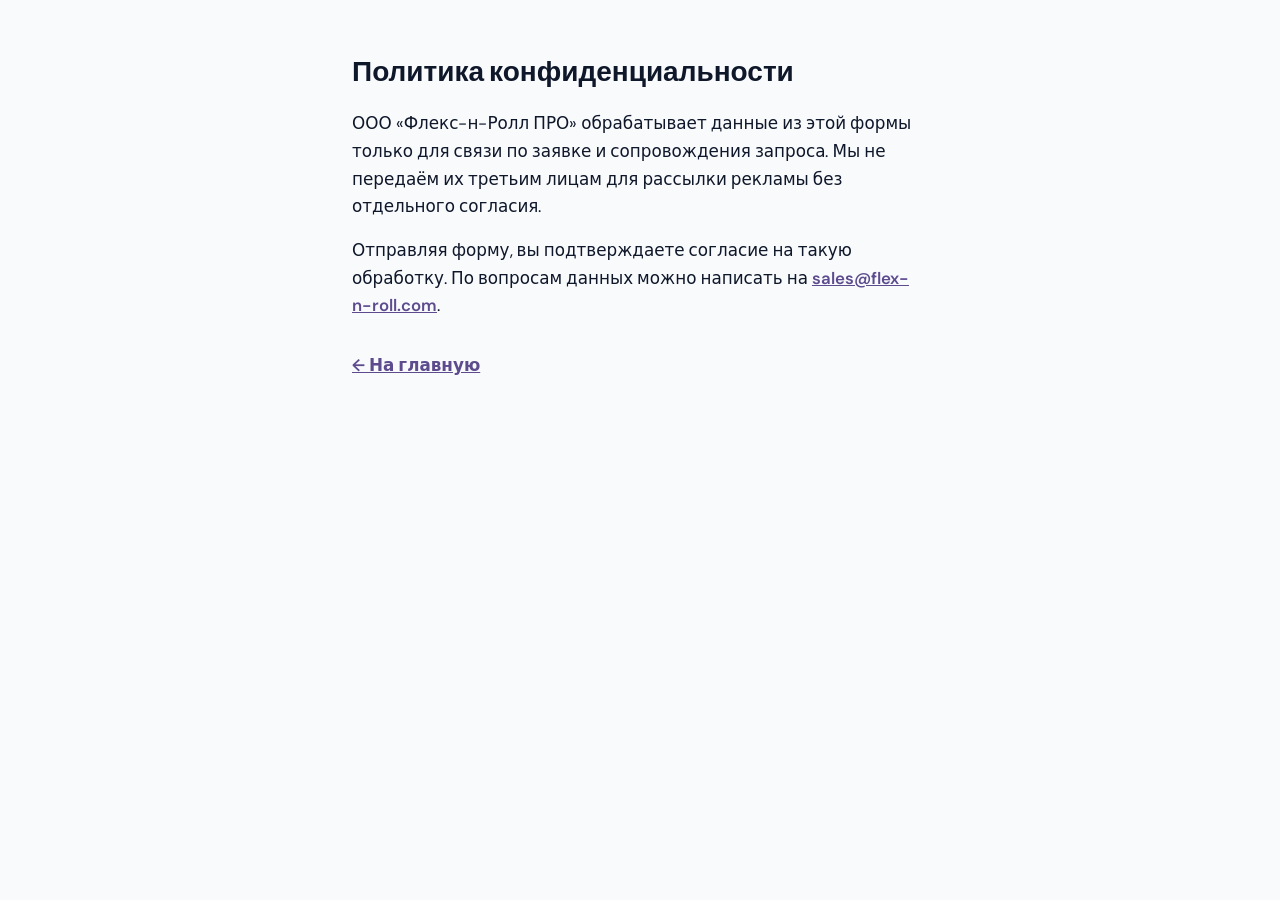
<file: privacy.html>
<!DOCTYPE html>
<html lang="ru">
<head>
  <meta charset="UTF-8">
  <meta name="viewport" content="width=device-width, initial-scale=1.0">
  <title>Политика конфиденциальности | Flex-n-roll</title>
  <link rel="preconnect" href="https://fonts.googleapis.com">
  <link rel="preconnect" href="https://fonts.gstatic.com" crossorigin>
  <link href="https://fonts.googleapis.com/css2?family=DM+Sans:opsz,wght@9..40,400;9..40,600&family=Outfit:wght@600;700&display=swap" rel="stylesheet">
  <style>
    * { margin: 0; padding: 0; box-sizing: border-box; }
    body {
      font-family: 'DM Sans', system-ui, sans-serif;
      line-height: 1.65;
      color: #0f172a;
      background: #f8fafc;
      padding: clamp(24px, 5vw, 48px);
      max-width: 42rem;
      margin: 0 auto;
    }
    h1 {
      font-family: 'Outfit', sans-serif;
      font-size: 1.75rem;
      margin-bottom: 1rem;
    }
    p { margin-bottom: 1rem; font-size: 1.05rem; }
    a { color: #5d4b8e; font-weight: 600; }
    .back { margin-top: 2rem; }
  </style>
</head>
<body>
  <h1>Политика конфиденциальности</h1>
  <p>ООО «Флекс-н-Ролл ПРО» обрабатывает данные из этой формы только для связи по заявке и сопровождения запроса. Мы не передаём их третьим лицам для рассылки рекламы без отдельного согласия.</p>
  <p>Отправляя форму, вы подтверждаете согласие на такую обработку. По вопросам данных можно написать на <a href="mailto:sales@flex-n-roll.com">sales@flex-n-roll.com</a>.</p>
  <p class="back"><a href="index.html">← На главную</a></p>
</body>
</html>
</file>
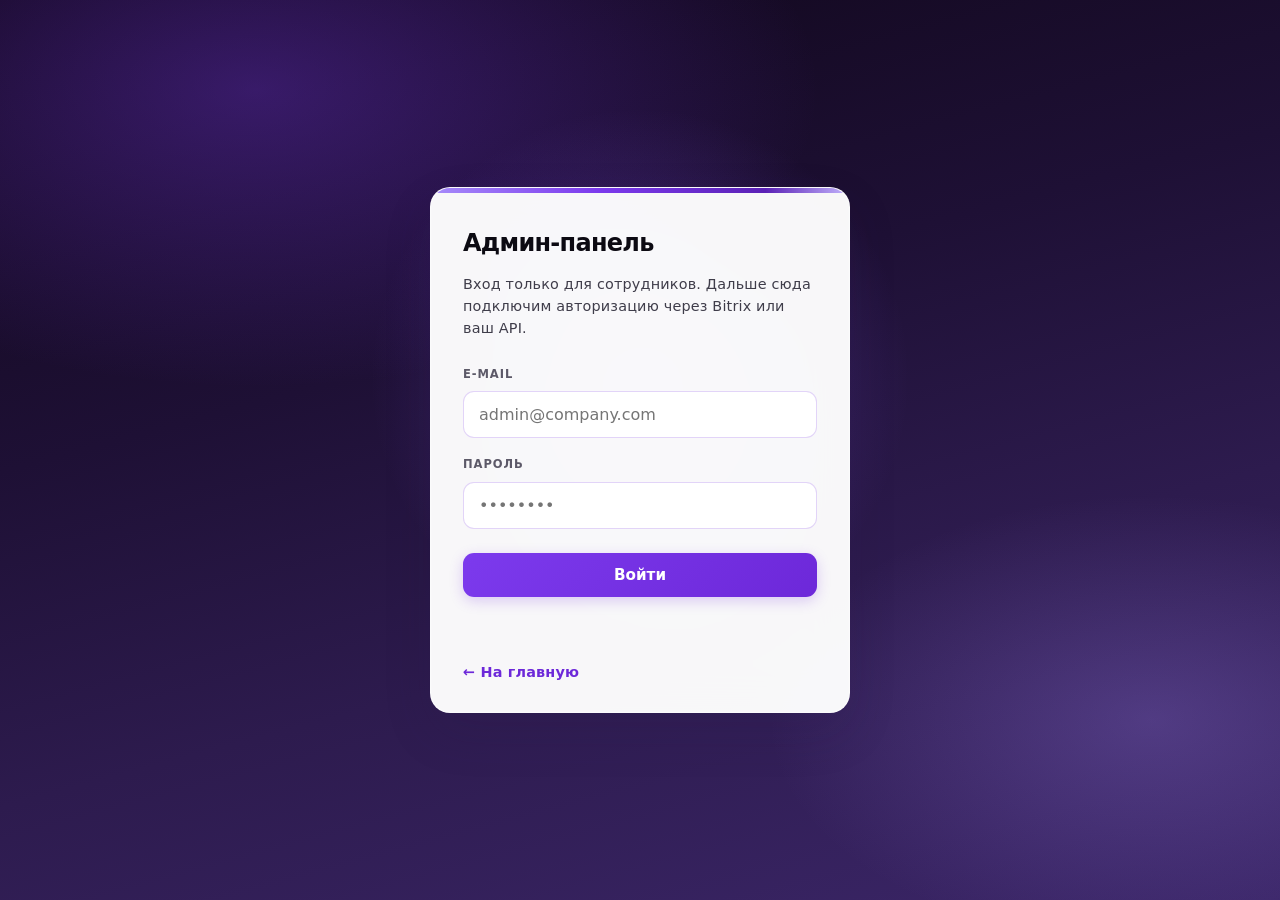
<file: admin/login.html>
<!DOCTYPE html>
<html lang="ru">
<head>
  <meta charset="UTF-8">
  <meta name="viewport" content="width=device-width, initial-scale=1.0">
  <title>Вход | Админ-панель</title>
  <link rel="preconnect" href="https://fonts.googleapis.com">
  <link rel="preconnect" href="https://fonts.gstatic.com" crossorigin>
  <link href="https://fonts.googleapis.com/css2?family=Inter:opsz,wght@14..32,400;14..32,500;14..32,600;14..32,700&display=swap" rel="stylesheet">
  <link rel="stylesheet" href="../assets/css/admin.css">
</head>
<body class="admin-body">
  <div class="login-page">
    <div class="login-card">
      <div class="login-card__hero" aria-hidden="true"></div>
      <div class="login-card__body">
        <h1>Админ-панель</h1>
        <p class="hint">Вход только для сотрудников. Дальше сюда подключим авторизацию через Bitrix или ваш API.</p>
        <form id="loginForm" novalidate>
          <label for="email">E-mail</label>
          <input type="email" id="email" name="email" autocomplete="username" placeholder="admin@company.com" required>

          <label for="password">Пароль</label>
          <input type="password" id="password" name="password" autocomplete="current-password" placeholder="••••••••" required>

          <button type="submit" class="btn btn-primary" id="loginSubmitBtn">Войти</button>
          <p id="loginError" class="login-error" aria-live="polite"></p>
        </form>
      </div>
      <div class="login-card__footer">
        <p class="hint">
          <a href="../flexn.html">← На главную</a>
        </p>
      </div>
    </div>
  </div>

  <script src="../assets/js/auth-session.js"></script>
  <script>
    (function () {
      const form = document.getElementById('loginForm');
      const emailInput = document.getElementById('email');
      const passwordInput = document.getElementById('password');
      const submitBtn = document.getElementById('loginSubmitBtn');
      const err = document.getElementById('loginError');
      const submitBtnDefaultText = submitBtn.textContent;

      function setError(message) {
        err.textContent = message || '';
      }

      function setSubmitting(isSubmitting) {
        emailInput.disabled = isSubmitting;
        passwordInput.disabled = isSubmitting;
        submitBtn.disabled = isSubmitting;
        submitBtn.textContent = isSubmitting ? 'Входим...' : submitBtnDefaultText;
        submitBtn.setAttribute('aria-busy', isSubmitting ? 'true' : 'false');
      }

      // Если уже вошли — сразу в кабинет.
      if (window.FnrAuth && typeof FnrAuth.isLoggedIn === 'function' && FnrAuth.isLoggedIn()) {
        window.location.replace('index.html');
        return;
      }

      form.addEventListener('submit', function (e) {
        e.preventDefault();
        setError('');
        setSubmitting(true);

        const email = emailInput.value.trim();
        const password = passwordInput.value.trim();

        if (!email || !password) {
          setError('Заполните e-mail и пароль.');
          setSubmitting(false);
          return;
        }

        if (!window.FnrAuth || typeof FnrAuth.setSessionStub !== 'function') {
          setError('Не удалось инициализировать авторизацию. Обновите страницу.');
          setSubmitting(false);
          return;
        }

        try {
          // Заглушка входа: любой непустой email + пароль создаёт сессию.
          // Позже заменить на реальный запрос к вашему API/Bitrix.
          FnrAuth.setSessionStub({ user: email });
          window.location.href = 'index.html';
        } catch (error) {
          setError('Ошибка входа. Попробуйте снова.');
          setSubmitting(false);
        }
      });
    })();
  </script>
</body>
</html>
</file>
<file: assets/css/admin.css>
/* Flex-n-Roll PRO — админ-панель: спокойный SaaS-UI, фиолетовая тема */

:root {
  --fnr-bg: #ece8f5;
  --fnr-bg-elevated: #ffffff;
  --fnr-surface: #ffffff;
  --fnr-text: #0c0a12;
  --fnr-text-secondary: #3f3d4a;
  --fnr-muted: #5c5968;
  --fnr-primary: #6d28d9;
  --fnr-primary-hover: #5b21b6;
  --fnr-primary-muted: #8b5cf6;
  --fnr-primary-soft: rgba(109, 40, 217, 0.1);
  --fnr-primary-glow: rgba(109, 40, 217, 0.22);
  --fnr-sidebar-from: #12081c;
  --fnr-sidebar-to: #25143d;
  --fnr-sidebar-accent: #a78bfa;
  --fnr-border: rgba(109, 40, 217, 0.12);
  --fnr-border-strong: rgba(109, 40, 217, 0.2);
  --fnr-danger: #dc2626;
  --fnr-success: #059669;
  --fnr-radius-sm: 8px;
  --fnr-radius: 12px;
  --fnr-radius-lg: 16px;
  --fnr-shadow-sm: 0 1px 2px rgba(20, 18, 31, 0.04);
  --fnr-shadow: 0 4px 16px rgba(20, 18, 31, 0.06), 0 1px 3px rgba(20, 18, 31, 0.04);
  --fnr-shadow-lg: 0 20px 50px rgba(45, 27, 78, 0.12);
  --fnr-transition: 0.18s ease;
  --font: system-ui, "Segoe UI", Roboto, "Helvetica Neue", Arial, sans-serif;
}

@media (prefers-reduced-motion: reduce) {
  *,
  *::before,
  *::after {
    animation-duration: 0.01ms !important;
    animation-iteration-count: 1 !important;
    transition-duration: 0.01ms !important;
  }
}

* {
  box-sizing: border-box;
}

body.admin-body {
  margin: 0;
  font-family: var(--font);
  font-size: 18px;
  font-weight: 400;
  letter-spacing: 0.01em;
  background-color: #e2dcf0;
  background-image:
    radial-gradient(ellipse 80% 60% at 12% 12%, rgba(109, 40, 217, 0.12), transparent 50%),
    linear-gradient(180deg, #dcd6ec 0%, #e8e3f4 45%, #eee9f8 100%);
  background-attachment: fixed;
  color: var(--fnr-text);
  line-height: 1.55;
  min-height: 100vh;
  -webkit-font-smoothing: antialiased;
}

/* Кабинет: скролл только в основной колонке, левое меню закреплено по высоте окна */
html:has(.admin-shell) {
  height: 100%;
  /* тёмные нативные виджеты там, где остаётся системный рендер */
  color-scheme: dark;
}

body.admin-body:has(.admin-shell) {
  height: 100%;
  overflow: hidden;
  /* как на лендинге flexn: тёмный фон и «стекло» */
  --fnr-bg: #070114;
  --fnr-bg-elevated: rgba(18, 12, 36, 0.55);
  --fnr-surface: rgba(255, 255, 255, 0.06);
  --fnr-text: rgba(248, 250, 252, 0.94);
  --fnr-text-secondary: rgba(226, 232, 240, 0.78);
  --fnr-muted: rgba(148, 163, 184, 0.88);
  --fnr-border: rgba(255, 255, 255, 0.1);
  --fnr-border-strong: rgba(167, 139, 250, 0.28);
  --fnr-card-bg: rgba(22, 14, 42, 0.65);
  --fnr-card-border: rgba(167, 139, 250, 0.18);
  --fnr-shadow-sm: 0 1px 0 rgba(255, 255, 255, 0.06) inset;
  --fnr-shadow: 0 12px 40px rgba(0, 0, 0, 0.35);
  --fnr-shadow-lg: 0 24px 60px rgba(0, 0, 0, 0.45);
  background-color: #070114;
  background-image:
    radial-gradient(ellipse 80% 50% at 88% 8%, rgba(124, 58, 237, 0.32), transparent 52%),
    radial-gradient(ellipse 55% 40% at 8% 85%, rgba(91, 33, 182, 0.22), transparent 48%),
    linear-gradient(165deg, #060112 0%, #0d0428 35%, #170636 58%, #0a031c 100%);
  background-attachment: fixed;
  color: var(--fnr-text);
}

.admin-shell {
  display: flex;
  height: 100%;
  min-height: 0;
  align-items: stretch;
}

/* ——— Sidebar ——— */
.admin-sidebar {
  width: 268px;
  position: relative;
  align-self: stretch;
  height: 100%;
  min-height: 0;
  z-index: 4;
  overflow-x: hidden;
  overflow-y: hidden;
  padding: 28px 18px 32px;
  flex-shrink: 0;
  isolation: isolate;
  display: flex;
  flex-direction: column;
  background:
    linear-gradient(165deg, rgba(255, 255, 255, 0.06) 0%, transparent 42%),
    linear-gradient(180deg, var(--fnr-sidebar-from) 0%, var(--fnr-sidebar-to) 55%, #1a0f2e 100%);
  color: #ede9fe;
  border-right: 1px solid rgba(255, 255, 255, 0.06);
  box-shadow: 4px 0 32px rgba(18, 8, 28, 0.35);
}

.admin-sidebar::before {
  content: "";
  position: absolute;
  inset: 0;
  background: radial-gradient(ellipse 90% 50% at 0% 0%, rgba(167, 139, 250, 0.15), transparent 55%);
  pointer-events: none;
}

.admin-sidebar__brand {
  display: flex;
  align-items: center;
  gap: 14px;
  margin-bottom: 28px;
  position: relative;
  z-index: 1;
}

.admin-sidebar__mark {
  width: 48px;
  height: 48px;
  border-radius: 14px;
  display: flex;
  align-items: center;
  justify-content: center;
  font-size: 0.72rem;
  font-weight: 800;
  letter-spacing: 0.06em;
  color: #fff;
  background: linear-gradient(145deg, #8b5cf6 0%, #6d28d9 50%, #5b21b6 100%);
  box-shadow: 0 8px 24px rgba(0, 0, 0, 0.35), inset 0 1px 0 rgba(255, 255, 255, 0.2);
  flex-shrink: 0;
}

.admin-sidebar__titles h1 {
  font-size: 1.2rem;
  font-weight: 700;
  letter-spacing: -0.02em;
  margin: 0 0 4px;
  line-height: 1.25;
  color: #fff;
}

.admin-sidebar .sub {
  font-size: 0.88rem;
  font-weight: 500;
  opacity: 0.72;
  margin: 0;
  letter-spacing: 0.02em;
}

.admin-sidebar__label {
  font-size: 0.68rem;
  font-weight: 600;
  text-transform: uppercase;
  letter-spacing: 0.12em;
  color: rgba(237, 233, 254, 0.45);
  margin: 0 0 12px 10px;
  position: relative;
  z-index: 1;
}

.admin-sidebar__nav-wrap {
  flex: 1;
  min-height: 0;
  display: flex;
  flex-direction: column;
  overflow-y: auto;
  overflow-x: hidden;
  -webkit-overflow-scrolling: touch;
  padding-right: 4px;
  margin-right: -4px;
}

.admin-nav {
  list-style: none;
  margin: 0;
  padding: 0;
  position: relative;
  z-index: 1;
}

.admin-nav li {
  margin-bottom: 4px;
}

.admin-nav a {
  color: rgba(237, 233, 254, 0.9);
  text-decoration: none;
  font-size: 1.02rem;
  font-weight: 600;
  display: flex;
  align-items: center;
  gap: 12px;
  padding: 13px 14px 13px 11px;
  border-radius: var(--fnr-radius-sm);
  border: 1px solid transparent;
  transition: background var(--fnr-transition), color var(--fnr-transition), border-color var(--fnr-transition), box-shadow var(--fnr-transition);
}

.admin-nav__dot {
  width: 8px;
  height: 8px;
  border-radius: 999px;
  flex-shrink: 0;
  background: rgba(255, 255, 255, 0.25);
  box-shadow: 0 0 0 2px rgba(255, 255, 255, 0.08);
  transition: transform var(--fnr-transition), background var(--fnr-transition);
}

.admin-nav a[data-section="people"] .admin-nav__dot {
  background: #a78bfa;
}
.admin-nav a[data-section="chats"] .admin-nav__dot {
  background: #38bdf8;
}
.admin-nav a[data-section="analytics"] .admin-nav__dot {
  background: #2dd4bf;
}
.admin-nav a[data-section="voice-calls"] .admin-nav__dot {
  background: #fb923c;
}
.admin-nav a[data-section="reports"] .admin-nav__dot {
  background: #94a3b8;
}
.admin-nav a[data-section="agent-script"] .admin-nav__dot {
  background: #c4b5fd;
}
.admin-nav a[data-section="funnel"] .admin-nav__dot {
  background: #818cf8;
}
.admin-nav a[data-section="knowledge"] .admin-nav__dot {
  background: #34d399;
}
.admin-nav a[data-section="vip-clients"] .admin-nav__dot {
  background: #fbbf24;
}
.admin-nav a[data-section="alerts"] .admin-nav__dot {
  background: #f472b6;
}
.admin-nav a[data-section="bitrix-rest"] .admin-nav__dot {
  background: #60a5fa;
}

.admin-nav a:hover {
  background: rgba(255, 255, 255, 0.07);
  color: #fff;
}

.admin-nav a:hover .admin-nav__dot {
  transform: scale(1.15);
}

.admin-nav a.active {
  background: rgba(255, 255, 255, 0.12);
  color: #fff;
  border-color: rgba(255, 255, 255, 0.12);
  box-shadow: 0 4px 20px rgba(0, 0, 0, 0.2);
}

.admin-nav a.active .admin-nav__dot {
  box-shadow: 0 0 0 3px rgba(167, 139, 250, 0.35);
}

.admin-nav__text {
  line-height: 1.35;
}

/* Мобильное меню: бургер + off-canvas (правила max-width внизу) */
.admin-sidebar-backdrop {
  display: none;
  margin: 0;
  padding: 0;
  border: none;
  font: inherit;
  color: inherit;
  appearance: none;
  -webkit-appearance: none;
  background: transparent;
}

/* Липкая шапка: бургер (узкий экран), бренд, пользователь и выход */
.admin-app-header {
  display: block;
  position: sticky;
  top: 0;
  z-index: 45;
  margin: -36px -36px 20px -36px;
  padding: 0;
  border-bottom: 1px solid var(--fnr-border);
  background: rgba(7, 1, 20, 0.88);
  backdrop-filter: blur(16px) saturate(1.2);
  -webkit-backdrop-filter: blur(16px) saturate(1.2);
  box-shadow: 0 8px 28px rgba(0, 0, 0, 0.35);
}

.admin-app-header__row {
  display: flex;
  align-items: center;
  gap: 10px;
  min-height: 52px;
  padding: 10px max(36px, env(safe-area-inset-right, 0px)) 10px max(36px, env(safe-area-inset-left, 0px));
  padding-top: env(safe-area-inset-top, 0px);
}

.admin-app-header__brand {
  flex: 1;
  min-width: 0;
  font-weight: 700;
  font-size: 1.05rem;
  letter-spacing: -0.02em;
  color: var(--fnr-text);
  white-space: nowrap;
  overflow: hidden;
  text-overflow: ellipsis;
}

.admin-app-header__user {
  display: flex;
  align-items: center;
  justify-content: flex-end;
  gap: 8px;
  flex-shrink: 0;
  max-width: min(100%, 52%);
}

.admin-app-header__user .admin-user-chip {
  max-width: min(200px, 38vw);
}

@media (min-width: 901px) {
  .admin-app-header .admin-nav-toggle {
    display: none;
  }

  .admin-app-header__user {
    max-width: none;
  }

  .admin-app-header__user .admin-user-chip {
    max-width: 260px;
  }
}

.admin-nav-toggle {
  display: inline-flex;
  flex-direction: column;
  justify-content: center;
  gap: 5px;
  width: 44px;
  height: 44px;
  padding: 10px;
  margin: -6px 0 -6px -8px;
  border: 1px solid var(--fnr-border);
  border-radius: var(--fnr-radius-sm);
  background: var(--fnr-surface);
  color: inherit;
  cursor: pointer;
  transition: background var(--fnr-transition), border-color var(--fnr-transition);
}

.admin-app-header .admin-nav-toggle {
  margin: 0;
  flex-shrink: 0;
}

.admin-nav-toggle:hover {
  background: rgba(167, 139, 250, 0.12);
  border-color: var(--fnr-border-strong);
}

.admin-nav-toggle__bar {
  display: block;
  height: 2px;
  width: 100%;
  border-radius: 1px;
  background: var(--fnr-text);
  opacity: 0.9;
  transition: transform 0.2s ease, opacity 0.15s ease;
  transform-origin: center;
}

html.admin-nav-is-open .admin-nav-toggle {
  gap: 0;
  justify-content: center;
}

html.admin-nav-is-open .admin-nav-toggle__bar:nth-child(1) {
  transform: translateY(7px) rotate(45deg);
}
html.admin-nav-is-open .admin-nav-toggle__bar:nth-child(2) {
  opacity: 0;
  transform: scaleX(0);
}
html.admin-nav-is-open .admin-nav-toggle__bar:nth-child(3) {
  transform: translateY(-7px) rotate(-45deg);
}

/* ——— Main ——— */
.admin-main {
  flex: 1;
  min-width: 0;
  min-height: 0;
  padding: 36px 36px 72px;
  overflow-x: hidden;
  overflow-y: auto;
  -webkit-overflow-scrolling: touch;
  backdrop-filter: blur(8px);
}

.admin-main__inner {
  max-width: 1100px;
  margin: 0 auto;
  padding: 8px 8px 40px;
}

.admin-page-intro {
  margin-bottom: 28px;
}

.admin-topbar {
  display: flex;
  justify-content: space-between;
  align-items: flex-start;
  gap: 20px;
  margin-bottom: 8px;
  flex-wrap: wrap;
}

.admin-topbar__eyebrow {
  margin: 0 0 6px;
  font-size: 0.82rem;
  font-weight: 700;
  text-transform: uppercase;
  letter-spacing: 0.14em;
  color: var(--fnr-muted);
}

.admin-topbar__title {
  margin: 0 0 8px;
  font-size: clamp(1.5rem, 2.5vw, 1.85rem);
  font-weight: 700;
  letter-spacing: -0.03em;
  line-height: 1.2;
  color: var(--fnr-text);
}

.admin-topbar__desc {
  margin: 0;
  max-width: 520px;
  font-size: 1.05rem;
  color: var(--fnr-text-secondary);
  line-height: 1.5;
}

.topbar-actions {
  display: flex;
  align-items: center;
  flex-wrap: wrap;
  gap: 10px;
}

.admin-user-chip {
  display: inline-flex;
  align-items: center;
  max-width: 240px;
  padding: 8px 14px;
  font-size: 0.82rem;
  font-weight: 500;
  color: var(--fnr-text-secondary);
  background: var(--fnr-surface);
  border: 1px solid var(--fnr-border);
  border-radius: 999px;
  box-shadow: var(--fnr-shadow-sm);
  overflow: hidden;
  text-overflow: ellipsis;
  white-space: nowrap;
}

.admin-user-chip:empty {
  display: none;
}

.btn-logout {
  border-radius: 999px !important;
  padding-left: 14px !important;
  padding-right: 14px !important;
  padding-top: 8px !important;
  padding-bottom: 8px !important;
  font-size: 0.88rem !important;
  font-weight: 600 !important;
  white-space: nowrap;
}

/* ——— Переписки (мессенджер) ——— */
.admin-chat-module .chat-module-hint {
  margin-bottom: 12px;
  padding: 10px 14px;
  border-radius: var(--fnr-radius-sm);
  background: rgba(255, 255, 255, 0.92);
  border: 1px solid rgba(45, 27, 78, 0.12);
  box-shadow: var(--fnr-shadow-sm);
  color: var(--fnr-text-secondary);
  font-size: 0.95rem;
  line-height: 1.45;
}

.chat-module {
  display: flex;
  flex-direction: column;
  gap: 22px;
  min-height: 0;
}

.chat-module .chat-shell {
  flex: 1 1 auto;
  min-height: 0;
  align-self: stretch;
}

.chat-accounts-rail-outer {
  display: flex;
  flex-direction: column;
  gap: 8px;
}

.chat-accounts-rail-outer__label {
  font-size: 0.85rem;
  font-weight: 800;
  text-transform: uppercase;
  letter-spacing: 0.07em;
  color: var(--fnr-text-secondary);
}

.chat-accounts-rail {
  position: relative;
  overflow-x: auto;
  overflow-y: hidden;
  -webkit-overflow-scrolling: touch;
  scroll-snap-type: x proximity;
  padding: 4px 4px 10px;
  margin: 0 -4px;
  border-radius: var(--fnr-radius);
  background: linear-gradient(180deg, #f3f0fb 0%, #ebe4f8 100%);
  border: 1px solid var(--fnr-border);
  box-shadow: inset 0 1px 0 rgba(255, 255, 255, 0.6);
}

.chat-accounts-rail::-webkit-scrollbar {
  height: 8px;
}

.chat-accounts-rail::-webkit-scrollbar-thumb {
  background: rgba(109, 40, 217, 0.28);
  border-radius: 999px;
}

.chat-accounts-rail__inner {
  display: flex;
  flex-direction: row;
  flex-wrap: nowrap;
  align-items: stretch;
  gap: 10px;
  width: max-content;
  min-height: 72px;
  padding: 2px 6px;
}

.chat-shell {
  display: grid;
  grid-template-columns: minmax(220px, 280px) 1fr;
  gap: 0;
  min-height: 420px;
  height: min(78vh, 860px);
  max-height: min(78vh, 860px);
  border: 1px solid rgba(109, 40, 217, 0.22);
  border-radius: var(--fnr-radius-lg);
  overflow: hidden;
  background: var(--fnr-bg-elevated);
  box-shadow: var(--fnr-shadow-sm);
}

.chat-shell--split {
  grid-template-columns: minmax(232px, 312px) minmax(0, 1fr);
  min-height: 480px;
  height: min(76vh, 820px);
  max-height: min(76vh, 820px);
}

.chat-shell > .chat-col,
.chat-shell > .chat-thread-panel {
  min-height: 0;
}

.chat-col {
  display: flex;
  flex-direction: column;
  min-height: 0;
  border-right: 1px solid var(--fnr-border);
  background: #f8f6fd;
}

.chat-col--leads {
  border-right: 1px solid var(--fnr-border);
}

.chat-col__head {
  padding: 10px 12px;
  font-size: 0.78rem;
  font-weight: 800;
  text-transform: uppercase;
  letter-spacing: 0.06em;
  color: var(--fnr-text-secondary);
  border-bottom: 1px solid var(--fnr-border);
  background: linear-gradient(180deg, #ede8fa 0%, #f5f2fc 100%);
}

.chat-col__head-hint {
  font-weight: 600;
  text-transform: none;
  letter-spacing: 0.02em;
  font-size: 0.72rem;
  opacity: 0.82;
}

.chat-employee-item.chat-account-chip {
  display: flex;
  flex-direction: column;
  align-items: flex-start;
  justify-content: center;
  gap: 4px;
  flex: 0 0 auto;
  width: auto;
  min-width: 156px;
  max-width: 260px;
  text-align: left;
  padding: 12px 14px;
  margin: 0;
  border: 1px solid rgba(109, 40, 217, 0.18);
  border-radius: 12px;
  background: #fff;
  cursor: pointer;
  font-family: inherit;
  scroll-snap-align: start;
  transition: background var(--fnr-transition), border-color var(--fnr-transition), box-shadow var(--fnr-transition);
}

.chat-employee-item.chat-account-chip:hover {
  filter: brightness(1.02);
}

/* Статус сотрудника: активен — зелёный акцент, остальное — красный (переписки и везде) */
.chat-employee-item.chat-account-chip.chat-status--on {
  border-color: rgba(5, 150, 105, 0.45);
  background: linear-gradient(145deg, #ecfdf5 0%, #f0fdf4 100%);
}

.chat-employee-item.chat-account-chip.chat-status--on .chat-employee-item__status {
  color: #047857;
  font-weight: 800;
}

.chat-employee-item.chat-account-chip.chat-status--off {
  border-color: rgba(220, 38, 38, 0.42);
  background: linear-gradient(145deg, #fef2f2 0%, #fff1f2 100%);
}

.chat-employee-item.chat-account-chip.chat-status--off .chat-employee-item__status {
  color: #b91c1c;
  font-weight: 800;
}

.chat-employee-item.chat-account-chip.chat-status--on.is-active {
  box-shadow: 0 0 0 3px rgba(5, 150, 105, 0.35), 0 6px 18px rgba(5, 150, 105, 0.18);
  border-color: #059669;
}

.chat-employee-item.chat-account-chip.chat-status--off.is-active {
  box-shadow: 0 0 0 3px rgba(220, 38, 38, 0.35), 0 6px 18px rgba(220, 38, 38, 0.12);
  border-color: #dc2626;
}

.chat-employee-item__name {
  font-weight: 700;
  font-size: 0.98rem;
  color: var(--fnr-text);
  line-height: 1.25;
}

.chat-employee-item__role {
  font-size: 0.86rem;
  color: var(--fnr-text-secondary);
  line-height: 1.3;
}

.chat-employee-item__status {
  font-size: 0.78rem;
  font-weight: 600;
  color: var(--fnr-muted);
  text-transform: uppercase;
  letter-spacing: 0.04em;
}

.chat-list-item--failed {
  border-left: 3px solid rgba(220, 38, 38, 0.28);
}

.chat-list-item__badge--bad {
  color: #991b1b;
  background: rgba(220, 38, 38, 0.1);
}

.chat-lead-status {
  margin: 0 0 6px;
  font-size: 0.82rem;
  font-weight: 600;
  color: var(--fnr-text-secondary);
}

.chat-lead-status--bad {
  color: var(--fnr-danger);
}

.chat-failed-card {
  padding: 12px 14px;
  border-radius: 12px;
  background: #fff8f8;
  border: 1px solid rgba(220, 38, 38, 0.18);
  font-size: 0.9rem;
  line-height: 1.5;
  max-width: 520px;
}

.chat-failed-hint {
  margin-top: 10px;
  color: var(--fnr-text-secondary);
}

.chat-composer__attachments {
  display: flex;
  flex-wrap: wrap;
  gap: 6px;
  margin-bottom: 8px;
}

.chat-file-input {
  position: absolute;
  width: 0;
  height: 0;
  opacity: 0;
  overflow: hidden;
}

.chat-list-panel {
  display: flex;
  flex-direction: column;
  border-right: 1px solid var(--fnr-border);
  background: rgba(255, 255, 255, 0.85);
  min-height: 0;
}

.chat-list-toolbar {
  display: flex;
  gap: 8px;
  padding: 10px 10px 8px;
  border-bottom: 1px solid var(--fnr-border);
  align-items: center;
}

.chat-list-search {
  flex: 1;
  min-width: 0;
  padding: 10px 13px;
  border: 1px solid var(--fnr-border-strong);
  border-radius: 9px;
  font-size: 0.98rem;
  font-family: inherit;
  background: #fff;
}

.chat-list-search:focus {
  outline: none;
  border-color: var(--fnr-primary-muted);
  box-shadow: 0 0 0 3px var(--fnr-primary-soft);
}

.chat-list-body {
  flex: 1;
  overflow-y: auto;
  padding: 8px;
  min-height: 200px;
}

.chat-list-empty {
  margin: 16px 10px;
  font-size: 1rem;
  color: var(--fnr-text-secondary);
  line-height: 1.5;
}

.chat-list-item {
  display: flex;
  flex-direction: column;
  align-items: flex-start;
  gap: 4px;
  width: 100%;
  text-align: left;
  padding: 9px 10px;
  margin-bottom: 6px;
  border: 1px solid transparent;
  border-radius: 10px;
  background: transparent;
  cursor: pointer;
  font-family: inherit;
  transition: background var(--fnr-transition), border-color var(--fnr-transition);
}

.chat-list-item:hover {
  background: var(--fnr-primary-soft);
}

.chat-list-item.is-active {
  background: #fff;
  border-color: var(--fnr-border-strong);
  box-shadow: var(--fnr-shadow-sm);
}

.chat-list-item__title {
  font-size: 1rem;
  font-weight: 700;
  color: var(--fnr-text);
}

.chat-list-item__preview {
  font-size: 0.92rem;
  color: var(--fnr-text-secondary);
  line-height: 1.35;
  display: -webkit-box;
  -webkit-line-clamp: 2;
  -webkit-box-orient: vertical;
  overflow: hidden;
}

.chat-list-item__badge {
  font-size: 0.65rem;
  font-weight: 700;
  text-transform: uppercase;
  letter-spacing: 0.06em;
  color: var(--fnr-danger);
  background: rgba(220, 38, 38, 0.1);
  padding: 2px 6px;
  border-radius: 6px;
}

.chat-list-status {
  font-size: 0.88rem;
  color: var(--fnr-text-secondary);
  padding: 6px 12px 10px;
  margin: 0;
  border-top: 1px solid var(--fnr-border);
}

.chat-thread-panel {
  display: flex;
  flex-direction: column;
  min-width: 0;
  min-height: 0;
  flex: 1;
  background: #fff;
  overflow: hidden;
}

.chat-thread-header {
  display: flex;
  flex-wrap: wrap;
  justify-content: space-between;
  align-items: center;
  gap: 10px 14px;
  padding: 10px 14px;
  border-bottom: 1px solid var(--fnr-border);
  background: linear-gradient(180deg, #faf8ff, #fff);
  flex-shrink: 0;
  position: sticky;
  top: 0;
  z-index: 2;
}

.chat-thread-header__text {
  flex: 1 1 200px;
  min-width: 0;
}

.chat-thread-header h4 {
  margin: 0 0 2px;
  font-size: 1.05rem;
  font-weight: 800;
  line-height: 1.25;
}

.chat-thread-subtitle {
  margin: 0;
  font-size: 0.88rem;
  color: var(--fnr-text-secondary);
  line-height: 1.35;
}

.chat-thread-header__actions {
  flex-shrink: 0;
}

.chat-ai-toggle {
  display: inline-flex;
  align-items: center;
  gap: 6px;
  font-size: 0.82rem;
  font-weight: 600;
  color: var(--fnr-text-secondary);
  cursor: pointer;
  user-select: none;
}

.chat-ai-toggle input {
  width: 16px;
  height: 16px;
  accent-color: var(--fnr-primary);
}

.chat-messages {
  flex: 1 1 0%;
  min-height: 0;
  overflow-y: auto;
  overflow-x: hidden;
  padding: 16px 18px;
  display: flex;
  flex-direction: column;
  gap: 12px;
  -webkit-overflow-scrolling: touch;
}

.chat-messages-empty {
  margin: auto;
  color: var(--fnr-text-secondary);
  font-size: 1.02rem;
}

.chat-bubble {
  max-width: min(86%, 460px);
  padding: 10px 14px;
  border-radius: 14px;
  font-size: 0.98rem;
  line-height: 1.45;
}

.chat-bubble__who {
  display: block;
  font-size: 0.76rem;
  font-weight: 700;
  text-transform: uppercase;
  letter-spacing: 0.06em;
  margin-bottom: 6px;
  opacity: 0.75;
}

.chat-bubble__text {
  white-space: pre-wrap;
  word-break: break-word;
}

.chat-bubble--user {
  align-self: flex-start;
  background: var(--fnr-bg-elevated);
  border: 1px solid var(--fnr-border);
}

.chat-bubble--user .chat-bubble__who {
  color: var(--fnr-primary);
}

.chat-bubble--boris {
  align-self: flex-end;
  margin-left: auto;
  background: linear-gradient(145deg, #ede9fe 0%, #e0e7ff 100%);
  border: 1px solid rgba(109, 40, 217, 0.15);
}

.chat-bubble--boris .chat-bubble__who {
  color: var(--fnr-primary-hover);
}

.chat-composer {
  flex-shrink: 0;
  padding: 10px 12px 12px;
  border-top: 1px solid var(--fnr-border);
  background: #f8f6fd;
  box-shadow: 0 -4px 16px rgba(20, 18, 31, 0.06);
  position: sticky;
  bottom: 0;
  z-index: 2;
}

.chat-composer__label {
  display: block;
  font-size: 0.85rem;
  font-weight: 800;
  text-transform: uppercase;
  letter-spacing: 0.06em;
  color: var(--fnr-text-secondary);
  margin-bottom: 8px;
}

.chat-composer__row {
  display: flex;
  gap: 12px;
  align-items: stretch;
  flex-wrap: nowrap;
}

.chat-composer__attach {
  flex-shrink: 0;
  width: 44px;
  height: 44px;
  padding: 0;
  display: inline-flex;
  align-items: center;
  justify-content: center;
  border: none;
  border-radius: 50%;
  background: linear-gradient(145deg, #ffffff 0%, #f3eeff 55%, #ebe4ff 100%);
  color: var(--fnr-primary);
  box-shadow: 0 1px 0 rgba(255, 255, 255, 0.9) inset, 0 2px 8px rgba(91, 33, 182, 0.12),
    0 0 0 1px rgba(109, 40, 217, 0.14);
  cursor: pointer;
  transition: transform var(--fnr-transition), box-shadow var(--fnr-transition), color var(--fnr-transition);
}

.chat-composer__attach-icon {
  width: 22px;
  height: 22px;
  display: block;
}

.chat-composer__attach:hover:not(:disabled) {
  color: var(--fnr-primary-hover);
  box-shadow: 0 1px 0 rgba(255, 255, 255, 0.95) inset, 0 4px 14px rgba(91, 33, 182, 0.18),
    0 0 0 1px rgba(109, 40, 217, 0.22);
  transform: translateY(-1px);
}

.chat-composer__attach:focus-visible {
  outline: none;
  box-shadow: 0 0 0 3px var(--fnr-primary-soft), 0 2px 8px rgba(91, 33, 182, 0.15);
}

.chat-composer__attach:disabled {
  opacity: 0.42;
  cursor: not-allowed;
  transform: none;
  box-shadow: 0 0 0 1px rgba(109, 40, 217, 0.1);
}

.chat-input {
  flex: 1;
  min-width: 0;
  padding: 10px 14px;
  border: 1px solid var(--fnr-border-strong);
  border-radius: 10px;
  font-size: 0.98rem;
  font-family: inherit;
  resize: none;
  min-height: 44px;
  max-height: 120px;
  background: #fff;
}

#chatSendBtn {
  flex: 0 0 auto;
  min-width: 120px;
  min-height: 44px;
  padding: 10px 18px;
}

.chat-input:focus {
  outline: none;
  border-color: var(--fnr-primary-muted);
  box-shadow: 0 0 0 3px var(--fnr-primary-soft);
}

.chat-input:disabled {
  opacity: 0.55;
}

.chat-composer-hint {
  margin: 8px 0 0;
  font-size: 0.92rem;
  color: var(--fnr-text-secondary);
  line-height: 1.45;
}

.chat-composer-hint[hidden] {
  display: none !important;
  margin: 0;
}

/* Настройка ИИ-агента — горизонтальная листалка аккаунтов */
.agent-fieldset {
  margin-bottom: 36px;
}

.agent-fieldset__title {
  margin: 0 0 14px;
  font-size: 1.12rem;
  font-weight: 800;
  color: var(--fnr-text);
  letter-spacing: -0.02em;
}

.agent-fieldset__hint {
  margin: 0 0 18px;
  font-size: 1rem;
  color: var(--fnr-text-secondary);
  line-height: 1.55;
}

.agent-fieldset__hint--rail {
  margin-bottom: 20px;
}

.agent-accounts-rail {
  margin-top: 10px;
}

.agent-config-form .field {
  margin-bottom: 22px;
}

.agent-config-form .agent-fieldset .field:last-child {
  margin-bottom: 0;
}

/* Массовая группа (только активные): поверх цвета статуса */
.chat-account-chip.agent-account-chip.chat-status--on.is-selected {
  box-shadow: 0 0 0 3px rgba(16, 185, 129, 0.55), 0 4px 18px rgba(5, 150, 105, 0.2);
  border-color: #10b981;
}

.chat-account-chip.agent-account-chip.chat-status--off.is-selected {
  /* неактивные не в массовой группе — класс не используется */
  box-shadow: none;
}

.chat-account-chip.agent-account-chip.agent-chip--focus {
  box-shadow: 0 0 0 3px rgba(109, 40, 217, 0.55), 0 4px 16px rgba(91, 33, 182, 0.18);
  z-index: 2;
  position: relative;
}

.chat-account-chip.agent-account-chip.chat-status--on.agent-chip--focus .chat-employee-item__name {
  color: #065f46;
}

.chat-account-chip.agent-account-chip.chat-status--off.agent-chip--focus .chat-employee-item__name {
  color: #991b1b;
}

.chat-account-chip.agent-account-chip.agent-chip--focus .chat-employee-item__status {
  font-weight: 800;
}

/* Карточки секций */
.admin-card {
  position: relative;
  background: var(--fnr-card-bg, rgba(22, 14, 42, 0.72));
  backdrop-filter: blur(28px) saturate(1.65);
  -webkit-backdrop-filter: blur(28px) saturate(1.65);
  border-radius: var(--fnr-radius-lg);
  padding: 36px 40px 40px;
  margin-bottom: 44px;
  border: 1px solid var(--fnr-card-border, rgba(167, 139, 250, 0.2));
  box-shadow:
    inset 0 1px 0 rgba(255, 255, 255, 0.08),
    0 16px 48px rgba(0, 0, 0, 0.35);
  scroll-margin-top: 72px;
  /* visible: выпадающие .fnr-select не обрезаются снизу карточки */
  overflow: visible;
}

.admin-card::before {
  content: "";
  position: absolute;
  left: 0;
  right: 0;
  top: 0;
  height: 4px;
  background: linear-gradient(90deg, #c4b5fd 0%, #7c3aed 38%, #5b21b6 72%, #a78bfa 100%);
  pointer-events: none;
}

.admin-card h3 {
  margin: 0 0 26px;
  font-size: 1.38rem;
  font-weight: 800;
  letter-spacing: -0.025em;
  color: var(--fnr-text);
  padding-bottom: 12px;
  border-bottom: none;
  position: relative;
}

.admin-card h3::after {
  content: "";
  position: absolute;
  left: 0;
  bottom: 0;
  width: 100%;
  max-width: 280px;
  height: 3px;
  border-radius: 3px;
  background: linear-gradient(90deg, #7c3aed 0%, #a78bfa 55%, rgba(167, 139, 250, 0.2) 100%);
}

.admin-placeholder {
  color: var(--fnr-text-secondary);
  font-size: 1.05rem;
  margin: 0 0 32px;
  line-height: 1.55;
  padding: 16px 18px;
  background: rgba(124, 58, 237, 0.12);
  border-radius: var(--fnr-radius-sm);
  border: 1px solid rgba(167, 139, 250, 0.25);
  border-left: 4px solid #a78bfa;
  box-shadow: inset 0 1px 0 rgba(255, 255, 255, 0.06);
}

/* Сообщения под кнопками форм — без цветной полосы */
.admin-form-msg {
  margin: 12px 0 0;
  padding: 0;
  font-size: 0.98rem;
  line-height: 1.5;
  color: var(--fnr-text-secondary);
  background: none;
  border: none;
  box-shadow: none;
}

.admin-form-msg:empty {
  display: none;
}

.role-description {
  font-size: 0.98rem;
  line-height: 1.55;
  color: var(--fnr-text-secondary);
  margin: 0 0 16px;
  padding: 12px 14px;
  border-radius: 10px;
  background: linear-gradient(120deg, rgba(124, 58, 237, 0.1), rgba(255, 255, 255, 0.75));
  border: 1px solid rgba(109, 40, 217, 0.18);
  border-left: 4px solid #8b5cf6;
  min-height: 2.8em;
}

.role-description:empty {
  display: none;
}

/* Кнопки */
.btn {
  display: inline-flex;
  align-items: center;
  justify-content: center;
  padding: 12px 22px;
  border-radius: 10px;
  font-weight: 600;
  font-size: 1.02rem;
  border: none;
  cursor: pointer;
  text-decoration: none;
  font-family: inherit;
  transition: transform 0.12s ease, box-shadow var(--fnr-transition), background var(--fnr-transition);
}

.btn:active {
  transform: scale(0.98);
}

.btn:focus-visible {
  outline: 2px solid var(--fnr-primary);
  outline-offset: 2px;
}

.btn-primary {
  background: linear-gradient(135deg, #7c3aed 0%, var(--fnr-primary) 100%);
  color: #fff;
  box-shadow: 0 4px 14px var(--fnr-primary-glow);
}

.btn-primary:hover {
  background: linear-gradient(135deg, #6d28d9 0%, var(--fnr-primary-hover) 100%);
  box-shadow: 0 6px 20px rgba(109, 40, 217, 0.35);
}

.btn-ghost {
  background: var(--fnr-surface);
  color: var(--fnr-text-secondary);
  border: 1px solid var(--fnr-border-strong);
}

.btn-ghost:hover {
  color: var(--fnr-text);
  border-color: rgba(109, 40, 217, 0.35);
  background: var(--fnr-bg-elevated);
}

.btn-danger {
  background: var(--fnr-danger);
  color: #fff;
}

.btn-danger:hover {
  background: #b91c1c;
}

.btn-sm {
  padding: 8px 14px;
  font-size: 0.95rem;
  border-radius: 8px;
}

/* Формы модулей */
.module-form {
  margin-bottom: 8px;
}

.module-grid {
  display: grid;
  gap: 22px 24px;
}

.module-grid-2 {
  grid-template-columns: repeat(2, minmax(0, 1fr));
}

.module-grid-3 {
  grid-template-columns: repeat(3, minmax(0, 1fr));
}

.module-grid-4 {
  grid-template-columns: repeat(4, minmax(0, 1fr));
}

.module-form .field {
  display: flex;
  flex-direction: column;
  gap: 11px;
  min-width: 0;
  margin-bottom: 20px;
}

.module-form .module-actions {
  margin-top: 28px;
}

.module-form .field > span {
  font-size: 0.88rem;
  font-weight: 700;
  letter-spacing: 0.04em;
  text-transform: uppercase;
  color: var(--fnr-text-secondary);
}

.module-form .field input,
.module-form .field select,
.module-form .field textarea {
  width: 100%;
  padding: 13px 16px;
  border: 1px solid var(--fnr-border-strong);
  border-radius: 10px;
  font-size: 1.05rem;
  font-family: inherit;
  background: var(--fnr-bg-elevated);
  color: var(--fnr-text);
  transition: border-color var(--fnr-transition), box-shadow var(--fnr-transition), background var(--fnr-transition);
}

.module-form .field input:hover,
.module-form .field select:hover,
.module-form .field textarea:hover {
  border-color: rgba(109, 40, 217, 0.25);
}

.module-form .field input:focus,
.module-form .field select:focus,
.module-form .field textarea:focus {
  outline: none;
  border-color: var(--fnr-primary-muted);
  background: rgba(255, 255, 255, 0.1);
  box-shadow: 0 0 0 4px var(--fnr-primary-soft);
}

.module-actions {
  display: flex;
  flex-wrap: wrap;
  gap: 10px;
  align-items: center;
  margin-top: 8px;
}

.module-list-wrap {
  margin-top: 28px;
  padding: 18px 16px 14px;
  border-radius: var(--fnr-radius-sm);
  border: 1px solid rgba(109, 40, 217, 0.22);
  border-top: 3px solid;
  border-top-color: #8b5cf6;
  background: linear-gradient(180deg, rgba(255, 255, 255, 0.97), rgba(244, 238, 255, 0.65));
  box-shadow: inset 0 1px 0 rgba(255, 255, 255, 0.9);
}

.module-list-head {
  display: flex;
  align-items: center;
  justify-content: space-between;
  gap: 12px;
  margin-bottom: 14px;
}

.module-list-head h4 {
  margin: 0;
  font-size: 0.95rem;
  font-weight: 800;
  text-transform: uppercase;
  letter-spacing: 0.06em;
  color: var(--fnr-text-secondary);
}

.module-badge {
  display: inline-flex;
  align-items: center;
  justify-content: center;
  min-width: 28px;
  padding: 4px 11px;
  border-radius: 999px;
  font-size: 0.88rem;
  font-weight: 700;
  background: linear-gradient(135deg, rgba(124, 58, 237, 0.2), rgba(167, 139, 250, 0.28));
  color: #5b21b6;
  border: 1px solid rgba(109, 40, 217, 0.28);
  box-shadow: 0 1px 2px rgba(45, 27, 78, 0.06);
}

.module-list {
  display: flex;
  flex-direction: column;
  gap: 14px;
}

.people-group {
  margin-bottom: 22px;
}

.people-group:last-child {
  margin-bottom: 0;
}

.people-group__title {
  margin: 0 0 8px;
  padding-bottom: 6px;
  font-size: 0.8rem;
  font-weight: 800;
  text-transform: uppercase;
  letter-spacing: 0.08em;
  color: var(--fnr-text-secondary);
  border-bottom: 2px solid rgba(109, 40, 217, 0.15);
}

.people-group--active .people-group__title {
  color: #047857;
  border-bottom-color: rgba(5, 150, 105, 0.35);
}

.people-group--away .people-group__title {
  color: #b45309;
  border-bottom-color: rgba(180, 83, 9, 0.35);
}

.people-group__list {
  display: flex;
  flex-direction: column;
  gap: 10px;
}

.person-card,
.script-card,
.funnel-card,
.knowledge-card,
.alert-card,
.vip-card {
  background: linear-gradient(145deg, #ffffff 0%, #f5f0ff 48%, #ede8fb 100%);
  border: 1px solid rgba(109, 40, 217, 0.2);
  border-left: 3px solid #8b5cf6;
  border-radius: var(--fnr-radius-sm);
  padding: 12px 14px 12px 12px;
  box-shadow:
    0 1px 0 rgba(255, 255, 255, 0.9) inset,
    0 2px 10px rgba(45, 27, 78, 0.06);
  transition: box-shadow var(--fnr-transition), border-color var(--fnr-transition), transform var(--fnr-transition);
}

.person-card:hover,
.script-card:hover,
.funnel-card:hover,
.knowledge-card:hover,
.alert-card:hover,
.vip-card:hover {
  border-color: rgba(109, 40, 217, 0.35);
  border-left-color: #6d28d9;
  box-shadow:
    0 1px 0 rgba(255, 255, 255, 0.95) inset,
    0 6px 20px rgba(109, 40, 217, 0.12);
  transform: translateY(-1px);
}

.person-card-head {
  display: flex;
  flex-direction: row;
  flex-wrap: wrap;
  align-items: center;
  justify-content: space-between;
  gap: 6px 10px;
  margin-bottom: 8px;
}

.person-card-badges {
  display: flex;
  flex-wrap: wrap;
  gap: 4px;
  align-items: center;
  justify-content: flex-end;
}

.person-card .person-card-badges .module-badge {
  padding: 3px 8px;
  font-size: 0.72rem;
  font-weight: 700;
}

.person-status-badge {
  background: rgba(109, 40, 217, 0.08) !important;
  color: var(--fnr-text-secondary) !important;
  font-weight: 600 !important;
}

.person-card.person-card--active {
  border-left-color: #059669;
  background: linear-gradient(145deg, #ffffff 0%, #ecfdf5 55%, #d1fae5 100%);
  border-color: rgba(5, 150, 105, 0.28);
}

.person-card.person-card--active .person-status-badge {
  background: rgba(5, 150, 105, 0.12) !important;
  color: #065f46 !important;
}

.person-card.person-card--inactive {
  border-left-color: #d97706;
  background: linear-gradient(145deg, #fffbeb 0%, #fef3c7 100%);
  border-color: rgba(217, 119, 6, 0.35);
  opacity: 0.98;
}

.person-card.person-card--inactive .person-status-badge {
  background: rgba(217, 119, 6, 0.15) !important;
  color: #92400e !important;
}

.person-card-head strong {
  flex: 1 1 auto;
  min-width: 0;
  font-size: 1.02rem;
  font-weight: 800;
  color: var(--fnr-text);
  line-height: 1.3;
}

.person-card__meta {
  margin: 0 0 4px !important;
  font-size: 0.84rem !important;
  line-height: 1.4 !important;
  color: var(--fnr-text-secondary);
}

.person-card__k {
  display: inline-block;
  margin-right: 6px;
  font-size: 0.68rem;
  font-weight: 800;
  text-transform: uppercase;
  letter-spacing: 0.05em;
  color: var(--fnr-muted);
}

.person-card__meta--scope {
  display: -webkit-box;
  -webkit-box-orient: vertical;
  -webkit-line-clamp: 3;
  overflow: hidden;
}

.person-card__actions.module-actions {
  margin-top: 8px !important;
  gap: 6px !important;
}

.person-card p,
.script-card p,
.funnel-card p,
.knowledge-card p,
.alert-card p,
.vip-card p {
  margin: 0 0 8px;
  font-size: 0.9rem;
  color: var(--fnr-text-secondary);
  line-height: 1.55;
}

.person-card p:last-of-type,
.script-card p:last-of-type,
.funnel-card p:last-of-type,
.knowledge-card p:last-of-type,
.alert-card p:last-of-type,
.vip-card p:last-of-type {
  margin-bottom: 12px;
}

.person-card .module-actions,
.script-card .module-actions,
.funnel-card .module-actions,
.knowledge-card .module-actions,
.alert-card .module-actions,
.vip-card .module-actions {
  margin-top: 12px;
  margin-bottom: 0;
}

.admin-card-section {
  margin-top: 0;
}

.module-section {
  scroll-margin-top: 72px;
}

.status-chip {
  display: inline-block;
  padding: 3px 11px;
  border-radius: 999px;
  font-size: 0.78rem;
  font-weight: 600;
}

.status-chip.status-active {
  background: rgba(5, 150, 105, 0.12);
  color: var(--fnr-success);
}

.status-chip.status-paused {
  background: rgba(234, 179, 8, 0.18);
  color: #a16207;
}

.status-chip.status-archived {
  background: rgba(100, 116, 139, 0.12);
  color: var(--fnr-muted);
}

/* Таблицы / VIP */
.admin-hint {
  color: var(--fnr-text-secondary);
  font-size: 0.88rem;
  margin: 0 0 20px;
  line-height: 1.5;
}

.vip-form {
  display: grid;
  gap: 16px 18px;
  grid-template-columns: repeat(2, 1fr);
  margin-bottom: 24px;
  padding-bottom: 24px;
  border-bottom: 1px solid var(--fnr-border);
}

.vip-form label {
  display: block;
  font-size: 0.78rem;
  font-weight: 600;
  text-transform: uppercase;
  letter-spacing: 0.04em;
  margin-bottom: 7px;
  color: var(--fnr-muted);
}

.vip-form input,
.vip-form textarea {
  width: 100%;
  padding: 11px 14px;
  border: 1px solid var(--fnr-border-strong);
  border-radius: 10px;
  font-size: 0.95rem;
  font-family: inherit;
  background: var(--fnr-bg-elevated);
  transition: border-color var(--fnr-transition), box-shadow var(--fnr-transition);
}

.vip-form input:focus,
.vip-form textarea:focus {
  outline: none;
  border-color: var(--fnr-primary-muted);
  box-shadow: 0 0 0 4px var(--fnr-primary-soft);
  background: #fff;
}

.vip-form .field-full {
  grid-column: 1 / -1;
}

.vip-form-actions {
  grid-column: 1 / -1;
  display: flex;
  flex-wrap: wrap;
  gap: 10px;
  align-items: center;
}

.admin-table-wrap {
  overflow-x: auto;
  -webkit-overflow-scrolling: touch;
  overscroll-behavior-x: contain;
  touch-action: pan-x;
  border-radius: var(--fnr-radius);
  border: 1px solid var(--fnr-border);
  background: var(--fnr-surface);
  box-shadow: var(--fnr-shadow-sm);
}

.admin-table {
  width: 100%;
  border-collapse: collapse;
  font-size: 0.9rem;
}

.admin-table th,
.admin-table td {
  padding: 13px 16px;
  text-align: left;
  border-bottom: 1px solid var(--fnr-border);
  vertical-align: top;
}

.admin-table th {
  background: linear-gradient(180deg, var(--fnr-bg-elevated), rgba(244, 240, 252, 0.8));
  font-weight: 700;
  font-size: 0.78rem;
  text-transform: uppercase;
  letter-spacing: 0.05em;
  color: var(--fnr-muted);
  white-space: nowrap;
}

.admin-table tbody tr:last-child td {
  border-bottom: none;
}

.admin-table tbody tr:hover {
  background: rgba(109, 40, 217, 0.04);
}

.admin-table .cell-muted {
  color: var(--fnr-muted);
  font-size: 0.85rem;
}

.vip-empty {
  color: var(--fnr-text-secondary);
  font-size: 0.95rem;
  margin: 0;
  padding: 20px;
  text-align: center;
}

/* ——— Страница входа ——— */
.login-page {
  min-height: 100vh;
  display: flex;
  align-items: center;
  justify-content: center;
  padding: 32px 20px;
  position: relative;
  overflow: hidden;
  background:
    radial-gradient(ellipse 80% 60% at 20% 10%, rgba(124, 58, 237, 0.35), transparent 55%),
    radial-gradient(ellipse 60% 50% at 90% 80%, rgba(167, 139, 250, 0.25), transparent 50%),
    linear-gradient(165deg, #0f0618 0%, #1e1035 38%, #2d1b4e 65%, #3b2668 100%);
}

.login-page::before {
  content: "";
  position: absolute;
  width: 560px;
  height: 560px;
  left: 50%;
  top: 42%;
  transform: translate(-50%, -50%);
  background: radial-gradient(circle, rgba(139, 92, 246, 0.35) 0%, transparent 68%);
  pointer-events: none;
}

.login-card {
  position: relative;
  z-index: 1;
  width: 100%;
  max-width: 420px;
  background: rgba(255, 255, 255, 0.97);
  backdrop-filter: blur(20px);
  -webkit-backdrop-filter: blur(20px);
  border-radius: 20px;
  padding: 0;
  overflow: hidden;
  border: 1px solid rgba(255, 255, 255, 0.5);
  box-shadow: var(--fnr-shadow-lg), 0 0 0 1px rgba(255, 255, 255, 0.08) inset;
}

.login-card__hero {
  height: 5px;
  background: linear-gradient(90deg, #a78bfa, #7c3aed 40%, #5b21b6 80%, #c4b5fd);
}

.login-card__body {
  padding: 32px 32px 28px;
}

.login-card h1 {
  margin: 0 0 10px;
  font-size: 1.5rem;
  font-weight: 800;
  letter-spacing: -0.03em;
  color: var(--fnr-text);
}

.login-card .hint {
  font-size: 0.9rem;
  color: var(--fnr-text-secondary);
  margin: 0 0 26px;
  line-height: 1.55;
}

.login-card label {
  display: block;
  font-size: 0.72rem;
  font-weight: 700;
  text-transform: uppercase;
  letter-spacing: 0.08em;
  color: var(--fnr-muted);
  margin-bottom: 8px;
}

.login-card input {
  width: 100%;
  padding: 13px 15px;
  border: 1px solid var(--fnr-border-strong);
  border-radius: 11px;
  font-size: 1rem;
  margin-bottom: 18px;
  font-family: inherit;
  background: var(--fnr-bg-elevated);
  transition: border-color var(--fnr-transition), box-shadow var(--fnr-transition);
}

.login-card input:focus {
  outline: none;
  border-color: var(--fnr-primary-muted);
  background: #fff;
  box-shadow: 0 0 0 4px var(--fnr-primary-soft);
}

.login-card .btn-primary {
  width: 100%;
  margin-top: 6px;
  padding-top: 13px;
  padding-bottom: 13px;
  border-radius: 11px;
  font-size: 0.95rem;
}

.login-error {
  color: var(--fnr-danger);
  font-size: 0.85rem;
  margin-top: 12px;
  min-height: 1.2em;
}

.login-card__footer {
  padding: 0 32px 28px;
  margin-top: -6px;
}

.login-card__footer .hint {
  margin: 0;
}

.login-card__footer a {
  color: var(--fnr-primary);
  font-weight: 600;
  text-decoration: none;
  transition: color var(--fnr-transition);
}

.login-card__footer a:hover {
  color: var(--fnr-primary-hover);
}

/* Доп. тёмная тема чата и списков (в кабинете с .admin-shell) */
body.admin-body:has(.admin-shell) .admin-chat-module .chat-module-hint {
  background: rgba(124, 58, 237, 0.12);
  border-color: rgba(167, 139, 250, 0.22);
  color: var(--fnr-text-secondary);
}

body.admin-body:has(.admin-shell) .chat-accounts-rail {
  background: linear-gradient(180deg, rgba(32, 22, 58, 0.95) 0%, rgba(18, 12, 36, 0.98) 100%);
  box-shadow: inset 0 1px 0 rgba(255, 255, 255, 0.06);
}

body.admin-body:has(.admin-shell) .chat-shell {
  background: rgba(10, 6, 24, 0.85);
  border-color: rgba(167, 139, 250, 0.22);
}

body.admin-body:has(.admin-shell) .chat-col {
  background: rgba(8, 5, 22, 0.55);
}

body.admin-body:has(.admin-shell) .chat-col--leads {
  background: linear-gradient(180deg, rgba(14, 10, 34, 0.96) 0%, rgba(8, 6, 22, 0.92) 100%);
  border-right-color: rgba(124, 58, 237, 0.22);
}

body.admin-body:has(.admin-shell) .chat-col__head {
  background: rgba(32, 22, 58, 0.75);
  color: rgba(226, 232, 240, 0.88);
  border-bottom-color: rgba(167, 139, 250, 0.15);
}

body.admin-body:has(.admin-shell) .chat-employee-item.chat-account-chip {
  background: rgba(255, 255, 255, 0.06);
  border-color: rgba(167, 139, 250, 0.22);
}

body.admin-body:has(.admin-shell) .chat-employee-item.chat-account-chip.chat-status--on {
  background: linear-gradient(145deg, rgba(5, 150, 105, 0.22) 0%, rgba(16, 185, 129, 0.12) 100%);
}

body.admin-body:has(.admin-shell) .chat-employee-item.chat-account-chip.chat-status--off {
  background: linear-gradient(145deg, rgba(220, 38, 38, 0.2) 0%, rgba(248, 113, 113, 0.08) 100%);
}

body.admin-body:has(.admin-shell) .chat-employee-item__role {
  color: rgba(250, 245, 255, 0.95);
  font-weight: 600;
}

body.admin-body:has(.admin-shell) .module-list-wrap {
  background: linear-gradient(180deg, rgba(30, 22, 52, 0.75), rgba(18, 12, 36, 0.55));
  border-color: rgba(167, 139, 250, 0.2);
  box-shadow: inset 0 1px 0 rgba(255, 255, 255, 0.06);
}

body.admin-body:has(.admin-shell) .person-card {
  background: rgba(255, 255, 255, 0.05);
  border-color: rgba(167, 139, 250, 0.18);
}

/* Роль (первый бейдж): светлый текст на тёмном фоне — не сливаться с фиолетовым градиентом */
body.admin-body:has(.admin-shell) .person-card-badges .module-badge:not(.person-status-badge) {
  background: rgba(15, 23, 42, 0.92) !important;
  color: #f5f3ff !important;
  border: 1px solid rgba(196, 181, 253, 0.45) !important;
  box-shadow: 0 1px 2px rgba(0, 0, 0, 0.2);
}

body.admin-body:has(.admin-shell) .person-card__meta {
  color: rgba(226, 232, 240, 0.85) !important;
}

body.admin-body:has(.admin-shell) .person-card__k {
  color: rgba(186, 198, 214, 0.78);
}

body.admin-body:has(.admin-shell) .admin-app-header {
  background: rgba(7, 1, 20, 0.92);
  border-bottom-color: rgba(167, 139, 250, 0.2);
}

/* ——— Раскрывающиеся списки (select): единый вид с формой (нативный вид, если нет .fnr-select) ——— */
body.admin-body:has(.admin-shell) .module-form select::-ms-expand {
  display: none;
}

body.admin-body:has(.admin-shell) .module-form select {
  appearance: none;
  -webkit-appearance: none;
  -moz-appearance: none;
  background-color: rgba(255, 255, 255, 0.07);
  background-image: url("data:image/svg+xml,%3Csvg xmlns='http://www.w3.org/2000/svg' width='20' height='20' viewBox='0 0 20 20' fill='none'%3E%3Cpath d='M5 8l5 5 5-5' stroke='%23c4b5fd' stroke-width='1.8' stroke-linecap='round' stroke-linejoin='round'/%3E%3C/svg%3E");
  background-repeat: no-repeat;
  background-position: right 12px center;
  background-size: 18px;
  padding-right: 44px;
  cursor: pointer;
  border: 1px solid rgba(167, 139, 250, 0.28);
  border-radius: 11px;
  box-shadow: inset 0 1px 0 rgba(255, 255, 255, 0.05);
  transition: border-color 0.18s ease, box-shadow 0.18s ease, background-color 0.18s ease;
}

body.admin-body:has(.admin-shell) .module-form select:hover {
  border-color: rgba(196, 181, 253, 0.45);
  background-color: rgba(255, 255, 255, 0.09);
}

body.admin-body:has(.admin-shell) .module-form select:focus {
  outline: none;
  border-color: var(--fnr-primary-muted);
  box-shadow: 0 0 0 3px rgba(109, 40, 217, 0.35);
  background-color: rgba(255, 255, 255, 0.1);
}

/* ——— Кастомный select (.fnr-select): список в тёмном «стекле», не белый system popup ——— */
body.admin-body:has(.admin-shell) .module-form .fnr-select {
  position: relative;
  width: 100%;
  display: block;
}

body.admin-body:has(.admin-shell) .module-form .fnr-select select.fnr-select__native {
  position: absolute !important;
  left: -9999px !important;
  width: 1px !important;
  height: 1px !important;
  margin: 0 !important;
  padding: 0 !important;
  opacity: 0 !important;
  border: none !important;
  pointer-events: none !important;
  box-shadow: none !important;
  background: transparent !important;
}

body.admin-body:has(.admin-shell) .module-form .fnr-select__trigger {
  display: flex;
  align-items: center;
  justify-content: space-between;
  gap: 10px;
  width: 100%;
  margin: 0;
  padding: 13px 16px;
  text-align: left;
  font: inherit;
  font-size: 1.05rem;
  color: var(--fnr-text);
  cursor: pointer;
  appearance: none;
  -webkit-appearance: none;
  border: 1px solid rgba(167, 139, 250, 0.28);
  border-radius: 11px;
  background-color: rgba(255, 255, 255, 0.07);
  background-image: none;
  box-shadow: inset 0 1px 0 rgba(255, 255, 255, 0.05);
  transition: border-color 0.18s ease, box-shadow 0.18s ease, background-color 0.18s ease;
}

body.admin-body:has(.admin-shell) .module-form .fnr-select__value {
  flex: 1;
  min-width: 0;
  overflow: hidden;
  text-overflow: ellipsis;
  white-space: nowrap;
}

body.admin-body:has(.admin-shell) .module-form .fnr-select__chev {
  flex-shrink: 0;
  display: flex;
  color: #c4b5fd;
  opacity: 0.95;
}

body.admin-body:has(.admin-shell) .module-form .fnr-select__trigger:hover {
  border-color: rgba(196, 181, 253, 0.45);
  background-color: rgba(255, 255, 255, 0.09);
}

body.admin-body:has(.admin-shell) .module-form .fnr-select__trigger:focus {
  outline: none;
  border-color: var(--fnr-primary-muted);
  box-shadow: 0 0 0 3px rgba(109, 40, 217, 0.35);
  background-color: rgba(255, 255, 255, 0.1);
}

body.admin-body:has(.admin-shell) .module-form .fnr-select__panel {
  position: absolute;
  left: 0;
  right: 0;
  top: calc(100% + 6px);
  z-index: 400;
  margin: 0;
  padding: 6px;
  list-style: none;
  border-radius: 11px;
  border: 1px solid rgba(167, 139, 250, 0.35);
  background: linear-gradient(180deg, rgba(28, 18, 52, 0.98), rgba(14, 10, 32, 0.98));
  box-shadow:
    0 20px 50px rgba(0, 0, 0, 0.55),
    inset 0 1px 0 rgba(255, 255, 255, 0.06);
  backdrop-filter: blur(12px);
  -webkit-backdrop-filter: blur(12px);
  max-height: min(320px, 52vh);
  overflow-y: auto;
  -webkit-overflow-scrolling: touch;
  overscroll-behavior: contain;
}

body.admin-body:has(.admin-shell) .module-form .fnr-select__item {
  padding: 10px 14px;
  border-radius: 8px;
  cursor: pointer;
  color: rgba(248, 250, 252, 0.95);
  font-size: 1.02rem;
  line-height: 1.35;
  transition: background 0.12s ease, color 0.12s ease;
}

body.admin-body:has(.admin-shell) .module-form .fnr-select__item:hover,
body.admin-body:has(.admin-shell) .module-form .fnr-select__item[aria-selected="true"] {
  background: rgba(124, 58, 237, 0.28);
  color: #fff;
}

/* ——— Чат: мягкие панели, без «ч/б», читаемое разделение ——— */
body.admin-body:has(.admin-shell) .chat-list-panel {
  background: linear-gradient(180deg, rgba(18, 14, 38, 0.92) 0%, rgba(12, 9, 28, 0.88) 100%);
  border-right-color: rgba(124, 58, 237, 0.2);
}

body.admin-body:has(.admin-shell) .chat-list-toolbar {
  background: rgba(255, 255, 255, 0.03);
  border-bottom-color: rgba(167, 139, 250, 0.15);
}

body.admin-body:has(.admin-shell) .chat-list-search {
  background: rgba(255, 255, 255, 0.06);
  border-color: rgba(167, 139, 250, 0.22);
  color: var(--fnr-text);
}

body.admin-body:has(.admin-shell) .chat-list-search::placeholder {
  color: rgba(148, 163, 184, 0.75);
}

body.admin-body:has(.admin-shell) .chat-list-search:focus {
  background: rgba(255, 255, 255, 0.08);
  border-color: rgba(167, 139, 250, 0.45);
  box-shadow: 0 0 0 2px rgba(109, 40, 217, 0.25);
}

body.admin-body:has(.admin-shell) .chat-list-item:hover {
  background: rgba(124, 58, 237, 0.12);
}

body.admin-body:has(.admin-shell) .chat-list-item.is-active {
  background: rgba(124, 58, 237, 0.2);
  border-color: rgba(167, 139, 250, 0.35);
  box-shadow: inset 3px 0 0 0 rgba(167, 139, 250, 0.85);
}

body.admin-body:has(.admin-shell) .chat-list-status {
  border-top-color: rgba(167, 139, 250, 0.12);
  color: rgba(203, 213, 225, 0.85);
}

body.admin-body:has(.admin-shell) .chat-thread-panel {
  background: linear-gradient(165deg, rgba(26, 18, 48, 0.95) 0%, rgba(14, 10, 32, 0.92) 100%);
}

body.admin-body:has(.admin-shell) .chat-thread-header {
  background: rgba(255, 255, 255, 0.04);
  border-bottom-color: rgba(167, 139, 250, 0.18);
}

body.admin-body:has(.admin-shell) .chat-thread-header h4 {
  color: rgba(248, 250, 252, 0.95);
}

body.admin-body:has(.admin-shell) .chat-ai-toggle {
  color: rgba(226, 232, 240, 0.88);
}

body.admin-body:has(.admin-shell) .chat-messages {
  background: radial-gradient(ellipse 120% 80% at 50% 0%, rgba(91, 33, 182, 0.12), transparent 55%),
    rgba(8, 6, 22, 0.35);
}

body.admin-body:has(.admin-shell) .chat-bubble {
  border-radius: 16px;
}

body.admin-body:has(.admin-shell) .chat-bubble--user {
  align-self: flex-start;
  background: rgba(99, 102, 241, 0.14);
  border: 1px solid rgba(129, 140, 248, 0.28);
  color: rgba(237, 242, 255, 0.95);
}

body.admin-body:has(.admin-shell) .chat-bubble--user .chat-bubble__who {
  color: rgba(165, 180, 252, 0.95);
  opacity: 0.9;
}

body.admin-body:has(.admin-shell) .chat-bubble--boris {
  background: linear-gradient(145deg, rgba(124, 58, 237, 0.28) 0%, rgba(91, 33, 182, 0.18) 100%);
  border: 1px solid rgba(167, 139, 250, 0.32);
  color: rgba(248, 250, 252, 0.96);
}

body.admin-body:has(.admin-shell) .chat-bubble--boris .chat-bubble__who {
  color: rgba(216, 180, 254, 0.95);
}

body.admin-body:has(.admin-shell) .chat-composer {
  background: rgba(12, 8, 28, 0.88);
  border-top-color: rgba(167, 139, 250, 0.15);
  box-shadow: 0 -8px 24px rgba(0, 0, 0, 0.25);
}

body.admin-body:has(.admin-shell) .chat-input {
  background: rgba(255, 255, 255, 0.07);
  border-color: rgba(167, 139, 250, 0.22);
  color: var(--fnr-text);
}

body.admin-body:has(.admin-shell) .chat-input:focus {
  background: rgba(255, 255, 255, 0.09);
  border-color: rgba(167, 139, 250, 0.45);
  box-shadow: 0 0 0 2px rgba(109, 40, 217, 0.28);
}

body.admin-body:has(.admin-shell) .chat-composer-hint {
  color: rgba(186, 198, 214, 0.88);
}

body.admin-body:has(.admin-shell) .chat-composer__attach {
  background: linear-gradient(155deg, rgba(255, 255, 255, 0.12) 0%, rgba(124, 58, 237, 0.18) 100%);
  color: rgba(196, 181, 253, 0.98);
  box-shadow: 0 1px 0 rgba(255, 255, 255, 0.08) inset, 0 4px 16px rgba(0, 0, 0, 0.35),
    0 0 0 1px rgba(167, 139, 250, 0.28);
}

body.admin-body:has(.admin-shell) .chat-composer__attach:hover:not(:disabled) {
  color: rgba(248, 250, 252, 0.98);
  box-shadow: 0 1px 0 rgba(255, 255, 255, 0.12) inset, 0 6px 20px rgba(91, 33, 182, 0.35),
    0 0 0 1px rgba(192, 132, 252, 0.45);
}

body.admin-body:has(.admin-shell) .chat-failed-card {
  background: rgba(220, 38, 38, 0.1);
  border-color: rgba(248, 113, 113, 0.25);
  color: rgba(254, 226, 226, 0.92);
}

body.admin-body:has(.admin-shell) .chat-account-chip.agent-account-chip.chat-status--on.agent-chip--focus .chat-employee-item__name {
  color: rgba(110, 231, 183, 0.95);
}

body.admin-body:has(.admin-shell) .chat-account-chip.agent-account-chip.chat-status--off.agent-chip--focus .chat-employee-item__name {
  color: rgba(252, 165, 165, 0.95);
}

/* Планшет и телефон: сайдбар в выезжающей панели + бургер */
@media (max-width: 900px) {
  /*
   * Шапка фиксируется к viewport; отступ сверху у контента задаётся --admin-mobile-header-offset (JS).
   * При прокрутке вниз — html.admin-header--collapsed, шапка уезжает вверх с transition.
   */
  .admin-app-header {
    position: fixed;
    left: 0;
    right: 0;
    top: 0;
    width: 100%;
    max-width: 100%;
    margin: 0;
    z-index: 195;
    transform: translateY(0);
    transition: transform 0.34s cubic-bezier(0.32, 0.72, 0, 1), box-shadow 0.28s ease;
    will-change: transform;
  }

  html.admin-header--collapsed .admin-app-header {
    transform: translateY(calc(-100% - 2px));
    box-shadow: none;
  }

  html.admin-nav-is-open .admin-app-header {
    transform: translateY(0) !important;
  }

  .admin-main {
    padding-top: var(--admin-mobile-header-offset, calc(env(safe-area-inset-top, 0px) + 58px));
    transition: padding-top 0.34s cubic-bezier(0.32, 0.72, 0, 1);
  }

  html.admin-header--collapsed .admin-main {
    padding-top: max(6px, env(safe-area-inset-top, 0px));
  }

  html.admin-nav-is-open .admin-main {
    padding-top: var(--admin-mobile-header-offset, calc(env(safe-area-inset-top, 0px) + 58px)) !important;
  }

  @media (prefers-reduced-motion: reduce) {
    .admin-app-header,
    .admin-main {
      transition-duration: 0.01ms !important;
    }
  }

  /* Десктоп держит скролл в .admin-main; на узком экране — скролл всей страницы (иначе overflow:hidden на body блокирует прокрутку). */
  html:has(.admin-shell) {
    height: auto;
    min-height: 100%;
    overflow-x: hidden;
    overflow-y: auto;
  }

  body.admin-body:has(.admin-shell) {
    height: auto;
    min-height: 100%;
    min-height: 100dvh;
    overflow-x: hidden;
    overflow-y: auto;
    -webkit-overflow-scrolling: touch;
  }

  .admin-shell {
    height: auto;
    min-height: 0;
    flex-direction: row;
  }

  .admin-main {
    overflow-y: visible;
    overflow-x: hidden;
    flex: 1 1 auto;
    min-width: 0;
    width: 100%;
    padding-right: max(24px, env(safe-area-inset-right, 0px));
    padding-bottom: max(56px, calc(24px + env(safe-area-inset-bottom, 0px)));
    padding-left: max(24px, env(safe-area-inset-left, 0px));
  }

  .admin-app-header__row {
    padding: env(safe-area-inset-top, 0px) max(24px, env(safe-area-inset-right, 0px)) 10px max(24px, env(safe-area-inset-left, 0px));
    min-height: 50px;
  }

  .admin-sidebar-backdrop {
    display: block;
    position: fixed;
    inset: 0;
    z-index: 190;
    margin: 0;
    padding: 0;
    border: none;
    background: rgba(6, 1, 18, 0.58);
    backdrop-filter: blur(6px);
    -webkit-backdrop-filter: blur(6px);
    cursor: pointer;
  }

  .admin-sidebar-backdrop[hidden] {
    display: none !important;
  }

  /* Затемнение снизу от липкой шапки: иначе main (backdrop-filter) часто рисуется поверх и перехватывает клики */
  html.admin-nav-is-open .admin-sidebar-backdrop {
    top: max(52px, calc(env(safe-area-inset-top, 0px) + 48px));
    right: 0;
    bottom: 0;
    left: 0;
  }

  .admin-sidebar {
    position: fixed;
    left: 0;
    top: 0;
    bottom: 0;
    width: min(300px, 88vw);
    height: 100%;
    max-height: 100dvh;
    padding-top: max(28px, env(safe-area-inset-top, 0px));
    padding-bottom: max(32px, env(safe-area-inset-bottom, 0px));
    padding-left: max(18px, env(safe-area-inset-left, 0px));
    padding-right: max(18px, env(safe-area-inset-right, 0px));
    z-index: 200;
    transform: translateX(-105%);
    transition: transform 0.28s cubic-bezier(0.4, 0, 0.2, 1);
    overflow-y: auto;
    overflow-x: hidden;
    -webkit-overflow-scrolling: touch;
    border-right: 1px solid rgba(255, 255, 255, 0.08);
    border-bottom: none;
    box-shadow: 12px 0 48px rgba(0, 0, 0, 0.5);
  }

  html.admin-nav-is-open .admin-sidebar {
    transform: translateX(0);
  }

  .admin-nav a {
    min-height: 44px;
  }

  html.admin-nav-is-open,
  html.admin-nav-is-open body.admin-body:has(.admin-shell) {
    overflow: hidden;
    height: 100%;
  }
}

@media (max-width: 768px) {
  html {
    height: auto;
  }

  body.admin-body {
    height: auto;
    min-height: 100vh;
    min-height: 100dvh;
    overflow-x: hidden;
    overflow-y: auto;
  }

  body.admin-body:has(.admin-shell) {
    height: auto;
    min-height: 100vh;
    min-height: 100dvh;
    overflow-x: hidden;
    overflow-y: auto;
    -webkit-overflow-scrolling: touch;
  }

  .admin-shell {
    height: auto;
    min-height: 0;
  }

  .admin-main {
    min-height: 0;
    overflow-x: hidden;
    overflow-y: visible;
    padding-right: max(16px, env(safe-area-inset-right, 0px));
    padding-bottom: max(40px, calc(16px + env(safe-area-inset-bottom, 0px)));
    padding-left: max(16px, env(safe-area-inset-left, 0px));
  }

  .admin-app-header__row {
    padding: env(safe-area-inset-top, 0px) max(16px, env(safe-area-inset-right, 0px)) 10px max(16px, env(safe-area-inset-left, 0px));
  }

  .chat-shell {
    display: flex;
    flex-direction: column;
    height: auto;
    max-height: none;
    min-height: min(68dvh, 600px);
  }

  .chat-shell--split {
    min-height: min(68dvh, 600px);
    height: auto;
    max-height: none;
  }

  .chat-shell > .chat-col,
  .chat-shell > .chat-thread-panel {
    min-height: 0;
    max-height: none;
  }

  .chat-thread-panel {
    flex: 1 1 auto;
    min-height: min(52dvh, 480px);
  }

  .chat-list-panel {
    border-right: none;
    border-bottom: 1px solid var(--fnr-border);
    max-height: 240px;
  }

  .chat-col--leads {
    flex: 0 0 auto;
    max-height: none;
    border-right: none;
    border-bottom: 1px solid var(--fnr-border);
  }

  .chat-messages {
    flex: 1 1 0%;
    min-height: 180px;
    max-height: none;
  }

  .chat-account-chip {
    min-width: 140px;
  }

  .vip-form {
    grid-template-columns: 1fr;
  }

  .module-grid-2,
  .module-grid-3,
  .module-grid-4 {
    grid-template-columns: 1fr;
  }
}

@media (max-width: 768px) {
  body.admin-body {
    font-size: 16px;
    line-height: 1.5;
  }

  .admin-main__inner {
    padding: 0 0 28px;
  }

  .admin-app-header__brand {
    font-size: 0.98rem;
  }

  .admin-page-intro {
    margin-bottom: 20px;
  }

  .admin-topbar__title {
    font-size: 1.35rem;
  }

  .admin-topbar__desc {
    max-width: none;
    font-size: 0.95rem;
  }

  .admin-app-header__user {
    max-width: min(100%, 58%);
  }

  .admin-app-header__user .admin-user-chip {
    max-width: min(160px, 42vw);
    padding: 6px 10px;
    font-size: 0.78rem;
  }

  .btn,
  .btn-sm {
    min-height: 44px;
  }

  .module-actions,
  .vip-form-actions {
    flex-direction: column;
    flex-wrap: nowrap;
    align-items: stretch;
    gap: 18px;
  }

  .module-actions .btn,
  .vip-form-actions .btn {
    flex: 0 0 auto;
    width: 100%;
    min-width: 0;
  }

  .person-card__actions.module-actions {
    gap: 20px !important;
    margin-top: 14px !important;
  }

  .admin-card {
    padding: 22px 16px 24px;
    margin-bottom: 24px;
    border-radius: 14px;
    scroll-margin-top: calc(72px + env(safe-area-inset-top, 0px));
  }

  .module-section {
    scroll-margin-top: calc(72px + env(safe-area-inset-top, 0px));
  }

  .admin-card h3 {
    margin-bottom: 18px;
    font-size: 1.18rem;
  }

  .admin-placeholder,
  .role-description,
  .admin-chat-module .chat-module-hint,
  .admin-doc-callout {
    margin-bottom: 18px;
    padding: 12px 14px;
    font-size: 0.93rem;
    line-height: 1.5;
    overflow-wrap: anywhere;
  }

  .agent-fieldset,
  .people-group {
    margin-bottom: 24px;
  }

  .agent-fieldset__title {
    margin-bottom: 10px;
    font-size: 1rem;
  }

  .agent-fieldset__hint {
    margin-bottom: 14px;
    font-size: 0.92rem;
  }

  .module-form .field {
    gap: 8px;
    margin-bottom: 16px;
  }

  .module-form .field > span,
  .vip-form label {
    font-size: 0.78rem;
    letter-spacing: 0.03em;
  }

  .module-form .field input,
  .module-form .field select,
  .module-form .field textarea,
  .vip-form input,
  .vip-form textarea,
  .chat-list-search,
  .chat-input,
  body.admin-body:has(.admin-shell) .module-form .fnr-select__trigger {
    padding: 12px 14px;
    font-size: 16px;
    min-height: 44px;
    touch-action: manipulation;
  }

  body.admin-body:has(.admin-shell) .module-form .fnr-select__panel {
    max-height: min(280px, 46dvh);
  }

  body.admin-body:has(.admin-shell) .module-form .fnr-select__item {
    min-height: 44px;
    display: flex;
    align-items: center;
  }

  .module-list-wrap {
    margin-top: 24px;
    padding: 18px 14px 14px;
  }

  .module-list-head {
    align-items: flex-start;
    gap: 8px;
    margin-bottom: 16px;
  }

  .module-list-head h4 {
    font-size: 0.82rem;
  }

  .person-card,
  .script-card,
  .funnel-card,
  .knowledge-card,
  .alert-card,
  .vip-card {
    padding: 14px;
  }

  .person-card-head strong {
    font-size: 1rem;
  }

  .person-card p,
  .script-card p,
  .funnel-card p,
  .knowledge-card p,
  .alert-card p,
  .vip-card p {
    font-size: 0.88rem;
    overflow-wrap: anywhere;
  }

  .chat-module {
    gap: 16px;
  }

  .chat-shell {
    border-radius: 14px;
  }

  .chat-accounts-rail {
    padding-bottom: 8px;
  }

  .chat-accounts-rail__inner {
    gap: 8px;
  }

  .chat-employee-item.chat-account-chip {
    min-width: 132px;
    max-width: 75vw;
    padding: 10px 12px;
  }

  .chat-list-toolbar {
    padding: 10px;
  }

  #chatListRefresh {
    width: 44px;
    min-width: 44px;
    padding-left: 0;
    padding-right: 0;
  }

  .chat-list-item {
    flex: 0 0 min(240px, 72vw);
    min-height: 88px;
    margin-bottom: 0;
    padding: 10px 11px;
    scroll-snap-align: start;
    border-color: var(--fnr-border);
    background: rgba(255, 255, 255, 0.04);
  }

  .chat-list-item__title {
    font-size: 0.92rem;
  }

  .chat-thread-header {
    padding: 12px 14px;
    gap: 10px;
  }

  .chat-thread-header h4 {
    font-size: 1.04rem;
  }

  .chat-thread-header__actions {
    width: 100%;
  }

  .chat-ai-toggle {
    width: 100%;
  }

  .chat-thread-subtitle,
  .chat-lead-status,
  .chat-list-status,
  .chat-composer-hint {
    font-size: 0.88rem;
    overflow-wrap: anywhere;
  }

  .chat-list-panel {
    max-height: none;
  }

  .chat-col--leads {
    max-height: none;
  }

  .chat-thread-panel {
    min-height: min(42dvh, 440px);
  }

  .chat-list-body {
    display: flex;
    flex-direction: row;
    gap: 8px;
    overflow-x: auto;
    overflow-y: hidden;
    padding: 10px 12px 12px;
    min-height: 0;
    scroll-snap-type: x proximity;
    -webkit-overflow-scrolling: touch;
  }

  .chat-list-body .chat-list-empty {
    min-width: 100%;
    margin: 8px 0;
  }

  .chat-messages {
    min-height: 160px;
    padding: 14px 12px;
    gap: 10px;
  }

  .chat-bubble {
    max-width: 100%;
    padding: 10px 12px;
    font-size: 0.95rem;
  }

  .chat-composer {
    padding: 8px 10px 10px;
  }

  .chat-composer__row {
    flex-wrap: nowrap;
    gap: 8px;
    align-items: stretch;
  }

  .chat-composer__attach {
    width: 44px;
    height: 44px;
  }

  .chat-input {
    flex: 1 1 auto;
    min-height: 44px;
  }

  #chatSendBtn {
    flex: 0 0 auto;
    width: auto;
    min-width: 104px;
    padding-left: 14px;
    padding-right: 14px;
  }

  .admin-table,
  .admin-doc-table {
    font-size: 0.82rem;
  }

  .admin-table th,
  .admin-table td,
  .admin-doc-table th,
  .admin-doc-table td {
    padding: 10px 11px;
  }

  .admin-doc-pre {
    padding: 10px 12px;
    font-size: 11px;
  }
}

@media (max-width: 480px) {
  .admin-main {
    padding-right: max(12px, env(safe-area-inset-right, 0px));
    padding-bottom: max(32px, calc(12px + env(safe-area-inset-bottom, 0px)));
    padding-left: max(12px, env(safe-area-inset-left, 0px));
  }

  .admin-app-header__row {
    flex-wrap: wrap;
    row-gap: 8px;
    column-gap: 8px;
    padding: env(safe-area-inset-top, 0px) max(12px, env(safe-area-inset-right, 0px)) 8px max(12px, env(safe-area-inset-left, 0px));
    min-height: 48px;
  }

  .admin-app-header__brand {
    flex: 1 1 auto;
    min-width: 0;
  }

  .admin-app-header__user {
    flex: 1 1 100%;
    max-width: 100%;
    justify-content: space-between;
    gap: 10px;
  }

  .admin-app-header__user .admin-user-chip {
    max-width: none;
    flex: 1 1 auto;
    min-width: 0;
  }

  html.admin-nav-is-open .admin-sidebar-backdrop {
    top: max(100px, calc(env(safe-area-inset-top, 0px) + 88px));
  }

  .admin-sidebar {
    width: min(320px, calc(92vw - env(safe-area-inset-left, 0px)));
    padding-top: max(22px, env(safe-area-inset-top, 0px));
    padding-bottom: max(24px, env(safe-area-inset-bottom, 0px));
    padding-left: max(14px, env(safe-area-inset-left, 0px));
    padding-right: max(14px, env(safe-area-inset-right, 0px));
  }

  .admin-nav a {
    padding: 12px 12px 12px 10px;
    font-size: 0.96rem;
  }

  .admin-topbar__eyebrow {
    font-size: 0.74rem;
  }

  .admin-card {
    padding: 18px 12px 20px;
  }

  .admin-card h3 {
    font-size: 1.08rem;
  }

  .module-list-wrap {
    padding: 16px 12px 12px;
  }

  .person-card,
  .script-card,
  .funnel-card,
  .knowledge-card,
  .alert-card,
  .vip-card {
    padding: 12px;
    border-left-width: 3px;
  }

  .chat-shell {
    border-radius: 12px;
  }

  .chat-list-panel {
    max-height: none;
  }

  .chat-col--leads {
    max-height: none;
  }

  .chat-thread-panel {
    min-height: min(46dvh, 480px);
  }

  .chat-thread-subtitle,
  .chat-lead-status,
  .chat-list-status,
  .chat-composer-hint,
  .chat-employee-item__role,
  .chat-employee-item__status {
    font-size: 0.84rem;
  }

  .admin-table th,
  .admin-table td,
  .admin-doc-table th,
  .admin-doc-table td {
    padding: 9px 10px;
  }
}

/* ——— Справка REST API Bitrix24 (admin/index.html) ——— */
.admin-bitrix-mini-guide,
.admin-bitrix-details-full {
  margin: 0 0 14px;
  border: 1px solid var(--fnr-border);
  border-radius: var(--fnr-radius-sm);
  background: rgba(0, 0, 0, 0.14);
}

.admin-bitrix-mini-guide__summary,
.admin-bitrix-details-full__summary {
  padding: 12px 14px;
  cursor: pointer;
  font-weight: 600;
  font-size: 0.98em;
  color: var(--fnr-text);
  list-style: none;
  display: flex;
  align-items: center;
  gap: 8px;
  user-select: none;
}

.admin-bitrix-mini-guide__summary::-webkit-details-marker,
.admin-bitrix-details-full__summary::-webkit-details-marker {
  display: none;
}

.admin-bitrix-mini-guide__summary::before,
.admin-bitrix-details-full__summary::before {
  content: "";
  width: 0;
  height: 0;
  border-left: 6px solid var(--fnr-muted);
  border-top: 4px solid transparent;
  border-bottom: 4px solid transparent;
  flex-shrink: 0;
  transition: transform var(--fnr-transition);
}

details[open] > .admin-bitrix-mini-guide__summary::before,
details[open] > .admin-bitrix-details-full__summary::before {
  transform: rotate(90deg);
}

.admin-bitrix-mini-guide__body,
.admin-bitrix-details-full__body {
  padding: 0 14px 14px;
  border-top: 1px solid var(--fnr-border);
}

.admin-bitrix-mini-guide__steps {
  margin: 12px 0 0;
  padding-left: 1.35em;
}

.admin-bitrix-mini-guide__steps li {
  margin: 0.5em 0;
}

.admin-bitrix-ping-row {
  margin-top: 4px;
}

.admin-bitrix-ping-msg {
  margin-top: 8px;
  min-height: 1.35em;
}

.admin-bitrix-details-full__body {
  padding-top: 10px;
}

.admin-bitrix-doc {
  margin-top: 8px;
  font-size: 0.95em;
  line-height: 1.6;
  max-width: 100%;
}

.admin-bitrix-doc p {
  margin: 0.65em 0;
}

.admin-doc-h4 {
  margin: 1.35em 0 0.5em;
  font-size: 1.05em;
  font-weight: 600;
  color: var(--fnr-text);
}

.admin-doc-h4:first-of-type {
  margin-top: 0.5em;
}

.admin-doc-h5 {
  margin: 1.15em 0 0.45em;
  font-size: 0.98em;
  font-weight: 600;
  color: var(--fnr-text-secondary);
}

.admin-doc-ol,
.admin-doc-ul {
  margin: 0.4em 0 0.6em;
  padding-left: 1.35em;
}

.admin-doc-ul li {
  margin: 0.25em 0;
}

.admin-doc-muted {
  margin: 0.35em 0 0.2em;
  font-size: 0.92em;
  color: var(--fnr-muted);
}

.admin-code-inline {
  font-family: ui-monospace, SFMono-Regular, Menlo, Monaco, Consolas, monospace;
  font-size: 0.88em;
  padding: 0.12em 0.38em;
  border-radius: 6px;
  background: var(--fnr-primary-soft);
  color: var(--fnr-text);
  word-break: break-all;
}

.admin-doc-pre {
  margin: 0.5em 0 0.85em;
  padding: 12px 14px;
  border-radius: var(--fnr-radius-sm);
  border: 1px solid var(--fnr-border);
  background: rgba(0, 0, 0, 0.22);
  color: var(--fnr-text-secondary);
  font-family: ui-monospace, SFMono-Regular, Menlo, Monaco, Consolas, monospace;
  font-size: 12px;
  line-height: 1.45;
  overflow-x: auto;
  white-space: pre;
  tab-size: 2;
}

.admin-doc-callout {
  margin: 0.75em 0;
  padding: 12px 14px;
  border-radius: var(--fnr-radius-sm);
  border: 1px solid var(--fnr-border-strong);
  background: var(--fnr-primary-soft);
  font-size: 0.94em;
}

.admin-doc-callout--warn {
  border-color: rgba(245, 158, 11, 0.45);
  background: rgba(245, 158, 11, 0.12);
}

.admin-doc-table-wrap {
  margin: 0.75em 0 1em;
  overflow-x: auto;
  border-radius: var(--fnr-radius-sm);
  border: 1px solid var(--fnr-border);
}

.admin-doc-table {
  width: 100%;
  border-collapse: collapse;
  font-size: 0.92em;
}

.admin-doc-table th,
.admin-doc-table td {
  padding: 10px 12px;
  text-align: left;
  border-bottom: 1px solid var(--fnr-border);
  vertical-align: top;
}

.admin-doc-table th {
  font-weight: 600;
  color: var(--fnr-text);
  background: rgba(0, 0, 0, 0.15);
}

.admin-doc-table tr:last-child td {
  border-bottom: none;
}

.visually-hidden {
  position: absolute;
  width: 1px;
  height: 1px;
  padding: 0;
  margin: -1px;
  overflow: hidden;
  clip: rect(0, 0, 0, 0);
  white-space: nowrap;
  border: 0;
}

.admin-voice-detail-pre {
  margin: 12px 0 0;
  padding: 14px 16px;
  border-radius: var(--fnr-radius-sm);
  background: rgba(0, 0, 0, 0.25);
  border: 1px solid var(--fnr-border);
  font-size: 0.85rem;
  line-height: 1.45;
  overflow-x: auto;
  max-height: 420px;
  white-space: pre-wrap;
  word-break: break-word;
}

.admin-table tbody tr.voice-calls-row--active td {
  background: rgba(109, 40, 217, 0.15);
}

/* Заглушка раздела «Отчёты» (без бэкенда) */
.admin-reports-hero {
  display: flex;
  flex-wrap: wrap;
  align-items: center;
  gap: 12px 16px;
  margin-bottom: 8px;
}

.admin-reports-hero h3 {
  margin: 0;
  padding-bottom: 12px;
}

.admin-reports-badge {
  display: inline-flex;
  align-items: center;
  padding: 6px 12px;
  font-size: 0.75rem;
  font-weight: 600;
  letter-spacing: 0.04em;
  text-transform: uppercase;
  color: #e9d5ff;
  background: linear-gradient(135deg, rgba(109, 40, 217, 0.45), rgba(167, 139, 250, 0.2));
  border: 1px solid rgba(167, 139, 250, 0.45);
  border-radius: 999px;
}

.admin-reports-lead {
  margin-bottom: 24px;
}

.admin-reports-grid {
  display: grid;
  grid-template-columns: repeat(auto-fit, minmax(220px, 1fr));
  gap: 16px;
  margin-bottom: 20px;
}

.admin-reports-tile {
  padding: 18px 18px 20px;
  border-radius: var(--fnr-radius-sm);
  background: rgba(0, 0, 0, 0.2);
  border: 1px solid var(--fnr-border);
  transition: border-color 0.2s ease, box-shadow 0.2s ease;
}

.admin-reports-tile:hover {
  border-color: rgba(167, 139, 250, 0.35);
  box-shadow: 0 8px 28px rgba(0, 0, 0, 0.2);
}

.admin-reports-tile__title {
  margin: 0 0 10px;
  font-size: 1rem;
  font-weight: 600;
  color: var(--fnr-text);
}

.admin-reports-tile__text {
  margin: 0;
  font-size: 0.92rem;
  line-height: 1.5;
  color: var(--fnr-text-secondary);
}

.admin-reports-footnote {
  margin: 0;
  font-size: 0.88rem;
  line-height: 1.5;
}

/* ——— Аналитика (демо-дашборд) ——— */
.admin-analytics-section .admin-card h3::after {
  max-width: 200px;
}

.admin-analytics-head {
  display: flex;
  flex-wrap: wrap;
  align-items: center;
  gap: 12px 16px;
  margin-bottom: 4px;
}

.admin-analytics-head h3 {
  margin: 0;
  padding-bottom: 12px;
}

.admin-analytics-demo-pill {
  display: inline-flex;
  align-items: center;
  padding: 6px 14px;
  font-size: 0.72rem;
  font-weight: 700;
  letter-spacing: 0.06em;
  text-transform: uppercase;
  color: #f5f3ff;
  background: linear-gradient(135deg, rgba(236, 72, 153, 0.35), rgba(109, 40, 217, 0.5));
  border: 1px solid rgba(244, 114, 182, 0.45);
  border-radius: 999px;
}

.admin-analytics-sub {
  margin: 0 0 24px;
  font-size: 0.95rem;
  line-height: 1.5;
  color: var(--fnr-text-secondary);
}

.admin-analytics-kpis {
  display: grid;
  grid-template-columns: repeat(auto-fit, minmax(200px, 1fr));
  gap: 14px;
  margin-bottom: 22px;
}

.admin-analytics-kpi {
  padding: 18px 18px 16px;
  border-radius: var(--fnr-radius);
  background: rgba(0, 0, 0, 0.22);
  border: 1px solid var(--fnr-border);
  box-shadow: var(--fnr-shadow-sm);
}

.admin-analytics-kpi__label {
  display: block;
  font-size: 0.82rem;
  color: var(--fnr-muted);
  margin-bottom: 8px;
  line-height: 1.35;
}

.admin-analytics-kpi__value {
  display: block;
  font-size: 1.65rem;
  font-weight: 700;
  letter-spacing: -0.02em;
  color: var(--fnr-text);
  line-height: 1.15;
}

.admin-analytics-kpi__delta {
  display: inline-block;
  margin-top: 8px;
  font-size: 0.8rem;
  color: var(--fnr-muted);
}

.admin-analytics-kpi__delta--up {
  color: #6ee7b7;
}

.admin-analytics-kpi__delta--down {
  color: #93c5fd;
}

.admin-analytics-donuts {
  display: grid;
  grid-template-columns: repeat(auto-fit, minmax(200px, 1fr));
  gap: 14px;
  margin-bottom: 22px;
}

.admin-analytics-donut-card {
  display: flex;
  flex-direction: column;
  align-items: center;
  gap: 10px;
  padding: 18px 16px 20px;
  border-radius: var(--fnr-radius);
  background: rgba(0, 0, 0, 0.16);
  border: 1px solid var(--fnr-border);
}

.admin-analytics-donut {
  width: 92px;
  height: 92px;
  border-radius: 50%;
  background: conic-gradient(
    #a78bfa 0 calc(var(--p, 50) * 1%),
    rgba(255, 255, 255, 0.1) 0
  );
  box-shadow: inset 0 0 0 10px rgba(15, 15, 20, 0.92), 0 8px 24px rgba(109, 40, 217, 0.2);
}

.admin-analytics-donut--teal {
  background: conic-gradient(
    #2dd4bf 0 calc(var(--p, 50) * 1%),
    rgba(255, 255, 255, 0.1) 0
  );
  box-shadow: inset 0 0 0 10px rgba(15, 15, 20, 0.92), 0 8px 24px rgba(45, 212, 191, 0.15);
}

.admin-analytics-donut--amber {
  background: conic-gradient(
    #fbbf24 0 calc(var(--p, 50) * 1%),
    rgba(255, 255, 255, 0.1) 0
  );
  box-shadow: inset 0 0 0 10px rgba(15, 15, 20, 0.92), 0 8px 24px rgba(251, 191, 36, 0.12);
}

.admin-analytics-donut-card__label {
  font-size: 0.82rem;
  color: var(--fnr-muted);
  text-align: center;
  line-height: 1.35;
}

.admin-analytics-donut-card__val {
  font-size: 1.25rem;
  font-weight: 700;
  color: var(--fnr-text);
  letter-spacing: -0.02em;
}

.admin-analytics-grid2 {
  display: grid;
  grid-template-columns: repeat(auto-fit, minmax(280px, 1fr));
  gap: 16px;
  margin-bottom: 18px;
}

.admin-analytics-chart-card {
  padding: 18px 18px 20px;
  border-radius: var(--fnr-radius);
  background: rgba(0, 0, 0, 0.18);
  border: 1px solid var(--fnr-border);
}

.admin-analytics-chart-card--table {
  margin-top: 4px;
}

.admin-analytics-chart-card__title {
  margin: 0 0 16px;
  font-size: 0.95rem;
  font-weight: 600;
  color: var(--fnr-text);
}

.admin-analytics-bars {
  display: flex;
  align-items: flex-end;
  justify-content: space-between;
  gap: 8px;
  height: 140px;
  padding: 0 4px 4px;
}

.admin-analytics-bar {
  flex: 1;
  min-width: 0;
  height: var(--h, 40%);
  max-height: 100%;
  border-radius: 6px 6px 2px 2px;
  background: linear-gradient(180deg, #a78bfa 0%, #6d28d9 55%, rgba(109, 40, 217, 0.35) 100%);
  position: relative;
  box-shadow: 0 4px 12px rgba(109, 40, 217, 0.15);
}

.admin-analytics-bar span {
  position: absolute;
  left: 50%;
  bottom: -22px;
  transform: translateX(-50%);
  font-size: 0.72rem;
  color: var(--fnr-muted);
  white-space: nowrap;
}

.admin-analytics-spark-wrap {
  position: relative;
}

.admin-analytics-spark {
  display: block;
  width: 100%;
  height: 140px;
  border-radius: var(--fnr-radius-sm);
}

.admin-analytics-spark-legend {
  margin-top: 10px;
  font-size: 0.8rem;
  color: var(--fnr-muted);
  display: flex;
  align-items: center;
  gap: 8px;
}

.admin-analytics-dot {
  width: 8px;
  height: 8px;
  border-radius: 50%;
  background: linear-gradient(135deg, #a78bfa, #6d28d9);
}

.admin-analytics-pill-ok,
.admin-analytics-pill-warn {
  display: inline-block;
  padding: 2px 8px;
  border-radius: 6px;
  font-size: 0.85rem;
  font-weight: 600;
}

.admin-analytics-pill-ok {
  background: rgba(5, 150, 105, 0.2);
  color: #6ee7b7;
}

.admin-analytics-pill-warn {
  background: rgba(251, 191, 36, 0.12);
  color: #fcd34d;
}

/* ——— Звонки: демо журнал (тема кабинета FnR) ——— */
.admin-voice-el11-lead {
  margin: 0 0 18px;
  font-size: 0.95rem;
  line-height: 1.55;
  color: var(--fnr-text-secondary);
}

.admin-voice-el11 {
  border-radius: var(--fnr-radius-lg);
  border: 1px solid var(--fnr-card-border, rgba(167, 139, 250, 0.22));
  background: var(--fnr-card-bg, rgba(22, 14, 42, 0.72));
  color: var(--fnr-text);
  overflow: hidden;
  margin-bottom: 8px;
  box-shadow: var(--fnr-shadow);
}

.admin-el11-head {
  display: flex;
  flex-wrap: wrap;
  align-items: center;
  gap: 10px 16px;
  padding: 16px 20px;
  background: linear-gradient(135deg, rgba(109, 40, 217, 0.22), rgba(167, 139, 250, 0.06));
  border-bottom: 1px solid var(--fnr-border);
}

.admin-el11-head__badge {
  font-size: 0.65rem;
  font-weight: 800;
  letter-spacing: 0.08em;
  text-transform: uppercase;
  padding: 5px 11px;
  border-radius: 8px;
  background: rgba(167, 139, 250, 0.2);
  color: #e9d5ff;
  border: 1px solid rgba(167, 139, 250, 0.35);
}

.admin-el11-head__title {
  font-weight: 700;
  font-size: 0.98rem;
  color: var(--fnr-text);
}

.admin-el11-head__link {
  margin-left: auto;
  font-size: 0.85rem;
  font-weight: 600;
  color: #c4b5fd;
  text-decoration: none;
}

.admin-el11-head__link:hover {
  color: #ede9fe;
  text-decoration: underline;
}

.admin-el11-layout {
  padding: 0;
}

.admin-el11-list-wrap {
  padding: 0 16px 8px;
  background: rgba(0, 0, 0, 0.12);
  overflow-x: auto;
  -webkit-overflow-scrolling: touch;
}

.admin-el11-calls-table {
  width: 100%;
  min-width: 720px;
  border-collapse: collapse;
  font-size: 0.86rem;
}

.admin-el11-calls-table th {
  text-align: left;
  font-weight: 600;
  color: var(--fnr-muted);
  padding: 14px 10px 10px 0;
  border-bottom: 1px solid var(--fnr-border);
}

.admin-el11-calls-table td {
  padding: 14px 10px 14px 0;
  border-bottom: 1px solid rgba(255, 255, 255, 0.06);
  vertical-align: middle;
  color: var(--fnr-text);
}

.admin-el11-topic {
  font-size: 0.84rem;
  color: var(--fnr-text-secondary);
  line-height: 1.4;
  max-width: 240px;
}

.admin-el11-row {
  cursor: pointer;
  transition: background 0.15s ease;
}

.admin-el11-row:hover {
  background: rgba(167, 139, 250, 0.06);
}

.admin-el11-row.is-active {
  background: rgba(109, 40, 217, 0.18);
}

.admin-el11-num {
  text-align: right;
  font-variant-numeric: tabular-nums;
  color: var(--fnr-text-secondary);
}

.admin-el11-status-col {
  text-align: right;
}

.admin-el11-status-pill {
  display: inline-block;
  padding: 4px 12px;
  border-radius: 999px;
  font-size: 0.76rem;
  font-weight: 600;
  background: rgba(5, 150, 105, 0.22);
  color: #6ee7b7;
  border: 1px solid rgba(52, 211, 153, 0.35);
}

.admin-el11-agent-cell {
  font-weight: 600;
  color: var(--fnr-text);
}

.admin-el11-link-ico {
  opacity: 0.45;
  font-size: 0.65rem;
  color: #a78bfa;
}

.admin-el11-footnote {
  margin: 0;
  padding: 12px 18px 16px;
  font-size: 0.82rem;
  color: var(--fnr-muted);
  background: rgba(0, 0, 0, 0.15);
  border-top: 1px solid var(--fnr-border);
}

.admin-el11-detail {
  border-top: 1px solid var(--fnr-border);
  background: rgba(0, 0, 0, 0.08);
}

.admin-el11-detail-top {
  display: grid;
  grid-template-columns: minmax(0, 1fr) 260px;
  gap: 0;
  align-items: start;
}

@media (max-width: 900px) {
  .admin-el11-detail-top {
    grid-template-columns: 1fr;
  }
}

.admin-el11-detail-main {
  padding: 18px 18px 22px;
  border-right: 1px solid var(--fnr-border);
}

@media (max-width: 900px) {
  .admin-el11-detail-main {
    border-right: none;
  }
}

.admin-el11-conv-title {
  display: flex;
  flex-wrap: wrap;
  align-items: baseline;
  gap: 8px 12px;
  margin-bottom: 16px;
}

.admin-el11-conv-h {
  margin: 0;
  font-size: 1rem;
  font-weight: 600;
  color: var(--fnr-text);
}

.admin-el11-conv-id {
  font-size: 0.72rem;
  color: var(--fnr-muted);
  background: rgba(0, 0, 0, 0.25);
  padding: 3px 9px;
  border-radius: 6px;
  border: 1px solid var(--fnr-border);
}

.admin-el11-pager {
  margin-left: auto;
  font-size: 0.8rem;
  color: var(--fnr-muted);
}

.admin-el11-player {
  margin-bottom: 16px;
}

.admin-el11-audio {
  width: 100%;
  height: 42px;
  margin-bottom: 10px;
  border-radius: 8px;
  opacity: 0.95;
}

.admin-el11-wave {
  display: flex;
  align-items: flex-end;
  justify-content: space-between;
  gap: 2px;
  height: 58px;
  margin-bottom: 8px;
  padding: 6px 8px;
  border-radius: var(--fnr-radius-sm);
  background: rgba(0, 0, 0, 0.22);
  border: 1px solid var(--fnr-border);
}

.admin-el11-wave__bar {
  flex: 1;
  min-width: 2px;
  max-width: 8px;
  border-radius: 2px;
  background: linear-gradient(180deg, #c4b5fd 0%, #6d28d9 100%);
  opacity: 0.9;
}

.admin-el11-player-meta {
  display: flex;
  justify-content: space-between;
  align-items: center;
  font-size: 0.8rem;
  color: var(--fnr-muted);
}

.admin-el11-chip {
  padding: 3px 10px;
  border-radius: 6px;
  background: rgba(167, 139, 250, 0.12);
  font-weight: 600;
  font-size: 0.75rem;
  color: #ddd6fe;
  border: 1px solid rgba(167, 139, 250, 0.25);
}

.admin-el11-tabs {
  display: flex;
  gap: 4px;
  margin-bottom: 16px;
  border-bottom: 1px solid var(--fnr-border);
}

.admin-el11-tab {
  padding: 10px 14px;
  margin-bottom: -1px;
  border: none;
  background: transparent;
  font-size: 0.88rem;
  font-weight: 600;
  color: var(--fnr-muted);
  cursor: pointer;
  border-bottom: 2px solid transparent;
  border-radius: 6px 6px 0 0;
}

.admin-el11-tab.is-active {
  color: var(--fnr-text);
  border-bottom-color: #a78bfa;
}

.admin-el11-h5 {
  margin: 0 0 8px;
  font-size: 0.82rem;
  font-weight: 700;
  text-transform: uppercase;
  letter-spacing: 0.04em;
  color: var(--fnr-muted);
}

.admin-el11-summary-text {
  margin: 0 0 18px;
  font-size: 0.92rem;
  line-height: 1.55;
  color: var(--fnr-text-secondary);
}

.admin-el11-dl {
  margin: 0;
}

.admin-el11-dl > div {
  display: flex;
  justify-content: space-between;
  align-items: center;
  gap: 12px;
  padding: 10px 0;
  border-top: 1px solid rgba(255, 255, 255, 0.06);
  font-size: 0.88rem;
}

.admin-el11-dl dt {
  margin: 0;
  color: var(--fnr-muted);
  font-weight: 500;
}

.admin-el11-dl dd {
  margin: 0;
  color: var(--fnr-text);
  font-weight: 500;
}

.admin-el11-pill-ok {
  display: inline-block;
  padding: 4px 12px;
  border-radius: 999px;
  font-size: 0.78rem;
  font-weight: 600;
  background: rgba(5, 150, 105, 0.22);
  color: #6ee7b7;
  border: 1px solid rgba(52, 211, 153, 0.35);
}

.admin-el11-sidebar {
  padding: 18px 18px 22px;
  background: rgba(0, 0, 0, 0.18);
  font-size: 0.86rem;
}

.admin-el11-side-row {
  display: flex;
  justify-content: space-between;
  gap: 12px;
  padding: 10px 0;
  border-bottom: 1px solid rgba(255, 255, 255, 0.06);
  color: var(--fnr-text-secondary);
}

.admin-el11-side-row:last-child {
  border-bottom: none;
}

.admin-el11-side-row strong {
  color: var(--fnr-text);
  font-weight: 600;
}

.admin-el11-side-topic {
  text-align: right;
  font-size: 0.8rem;
  line-height: 1.35;
  max-width: 160px;
}

.admin-el11-env {
  padding: 3px 9px;
  border-radius: 6px;
  background: rgba(167, 139, 250, 0.15);
  font-size: 0.72rem;
  font-weight: 700;
  text-transform: uppercase;
  letter-spacing: 0.04em;
  color: #e9d5ff;
  border: 1px solid rgba(167, 139, 250, 0.35);
}

.admin-el11-muted {
  margin: 0;
  color: var(--fnr-muted);
  font-size: 0.88rem;
  line-height: 1.5;
}

.admin-el11-client-grid {
  display: flex;
  flex-direction: column;
  gap: 10px;
}

.admin-el11-client-row {
  display: flex;
  justify-content: space-between;
  align-items: flex-start;
  gap: 14px;
  padding: 12px 14px;
  border-radius: var(--fnr-radius-sm);
  background: rgba(0, 0, 0, 0.2);
  border: 1px solid var(--fnr-border);
}

.admin-el11-client-k {
  font-size: 0.8rem;
  color: var(--fnr-muted);
}

.admin-el11-client-v {
  font-size: 0.88rem;
  font-weight: 600;
  color: var(--fnr-text);
  text-align: right;
}

.admin-el11-thread {
  max-height: 420px;
  overflow-y: auto;
  padding-right: 4px;
}

.admin-el11-msg {
  margin-bottom: 18px;
}

.admin-el11-msg-head {
  display: flex;
  align-items: center;
  gap: 8px;
  margin-bottom: 6px;
  font-size: 0.78rem;
  color: var(--fnr-muted);
}

.admin-el11-msg-head--user {
  justify-content: flex-end;
}

.admin-el11-avatar {
  width: 22px;
  height: 22px;
  border-radius: 50%;
  background: linear-gradient(135deg, #34d399, #059669);
  flex-shrink: 0;
  box-shadow: 0 0 0 2px rgba(52, 211, 153, 0.25);
}

.admin-el11-agent-name {
  font-weight: 700;
  color: var(--fnr-text);
}

.admin-el11-branch {
  padding: 2px 7px;
  border-radius: 4px;
  background: rgba(167, 139, 250, 0.12);
  font-size: 0.72rem;
  color: #c4b5fd;
  border: 1px solid rgba(167, 139, 250, 0.22);
}

.admin-el11-ts {
  margin-left: auto;
  font-variant-numeric: tabular-nums;
}

.admin-el11-msg-head--user .admin-el11-ts {
  margin-left: 0;
  margin-right: auto;
}

.admin-el11-user-label {
  font-weight: 600;
  color: var(--fnr-text-secondary);
}

.admin-el11-bubble {
  max-width: 92%;
  padding: 12px 14px;
  border-radius: 12px;
  font-size: 0.9rem;
  line-height: 1.45;
  color: var(--fnr-text);
}

.admin-el11-bubble--agent {
  border: 1px solid var(--fnr-border-strong);
  background: rgba(255, 255, 255, 0.04);
  box-shadow: var(--fnr-shadow-sm);
}

.admin-el11-bubble--user {
  margin-left: auto;
  background: rgba(109, 40, 217, 0.18);
  border: 1px solid rgba(167, 139, 250, 0.28);
}

.admin-el11-msg--user .admin-el11-bubble {
  margin-left: auto;
}

.admin-el11-lat-row {
  display: flex;
  flex-wrap: wrap;
  gap: 6px;
  margin-top: 6px;
}

.admin-el11-msg--agent .admin-el11-lat-row {
  padding-left: 30px;
}

.admin-el11-msg--user .admin-el11-lat-row {
  justify-content: flex-end;
  padding-right: 0;
}

.admin-el11-lat-pill {
  display: inline-block;
  padding: 2px 8px;
  border-radius: 6px;
  font-size: 0.66rem;
  font-weight: 600;
  color: var(--fnr-text-secondary);
  background: rgba(0, 0, 0, 0.2);
  border: 1px solid var(--fnr-border);
}

/* ——— Звонки: блок ElevenLabs ——— */
.admin-voice-elevenlabs {
  margin-bottom: 20px;
  padding: 20px 22px;
  border-radius: var(--fnr-radius);
  background: linear-gradient(135deg, rgba(109, 40, 217, 0.18), rgba(167, 139, 250, 0.08));
  border: 1px solid rgba(167, 139, 250, 0.35);
  box-shadow: 0 8px 32px rgba(0, 0, 0, 0.12);
}

.admin-voice-elevenlabs__title {
  margin: 0 0 12px;
  font-size: 1.05rem;
  font-weight: 600;
  color: var(--fnr-text);
}

.admin-voice-elevenlabs__text p {
  margin: 0 0 12px;
  font-size: 0.95rem;
  line-height: 1.55;
  color: var(--fnr-text-secondary);
}

.admin-voice-elevenlabs__text p:last-of-type {
  margin-bottom: 16px;
}

.admin-voice-elevenlabs__hint {
  font-size: 0.88rem !important;
  color: var(--fnr-muted) !important;
  font-style: italic;
}

.admin-voice-elevenlabs__actions {
  display: flex;
  flex-wrap: wrap;
  gap: 10px;
  align-items: center;
}

.admin-voice-webhook-note {
  margin-bottom: 16px !important;
}

.admin-voice-meta-p {
  margin: 0 0 12px;
  font-size: 0.92rem;
  line-height: 1.55;
  color: var(--fnr-text-secondary);
}

.admin-voice-fields-list {
  margin: 0 0 12px;
  padding-left: 1.25rem;
  font-size: 0.88rem;
  line-height: 1.55;
  color: var(--fnr-text-secondary);
}

.admin-voice-fields-list li {
  margin-bottom: 6px;
}

.admin-voice-fields-list code {
  font-size: 0.85em;
}

.admin-voice-meta-foot {
  margin: 0 !important;
  font-size: 0.82rem !important;
}
</file>
